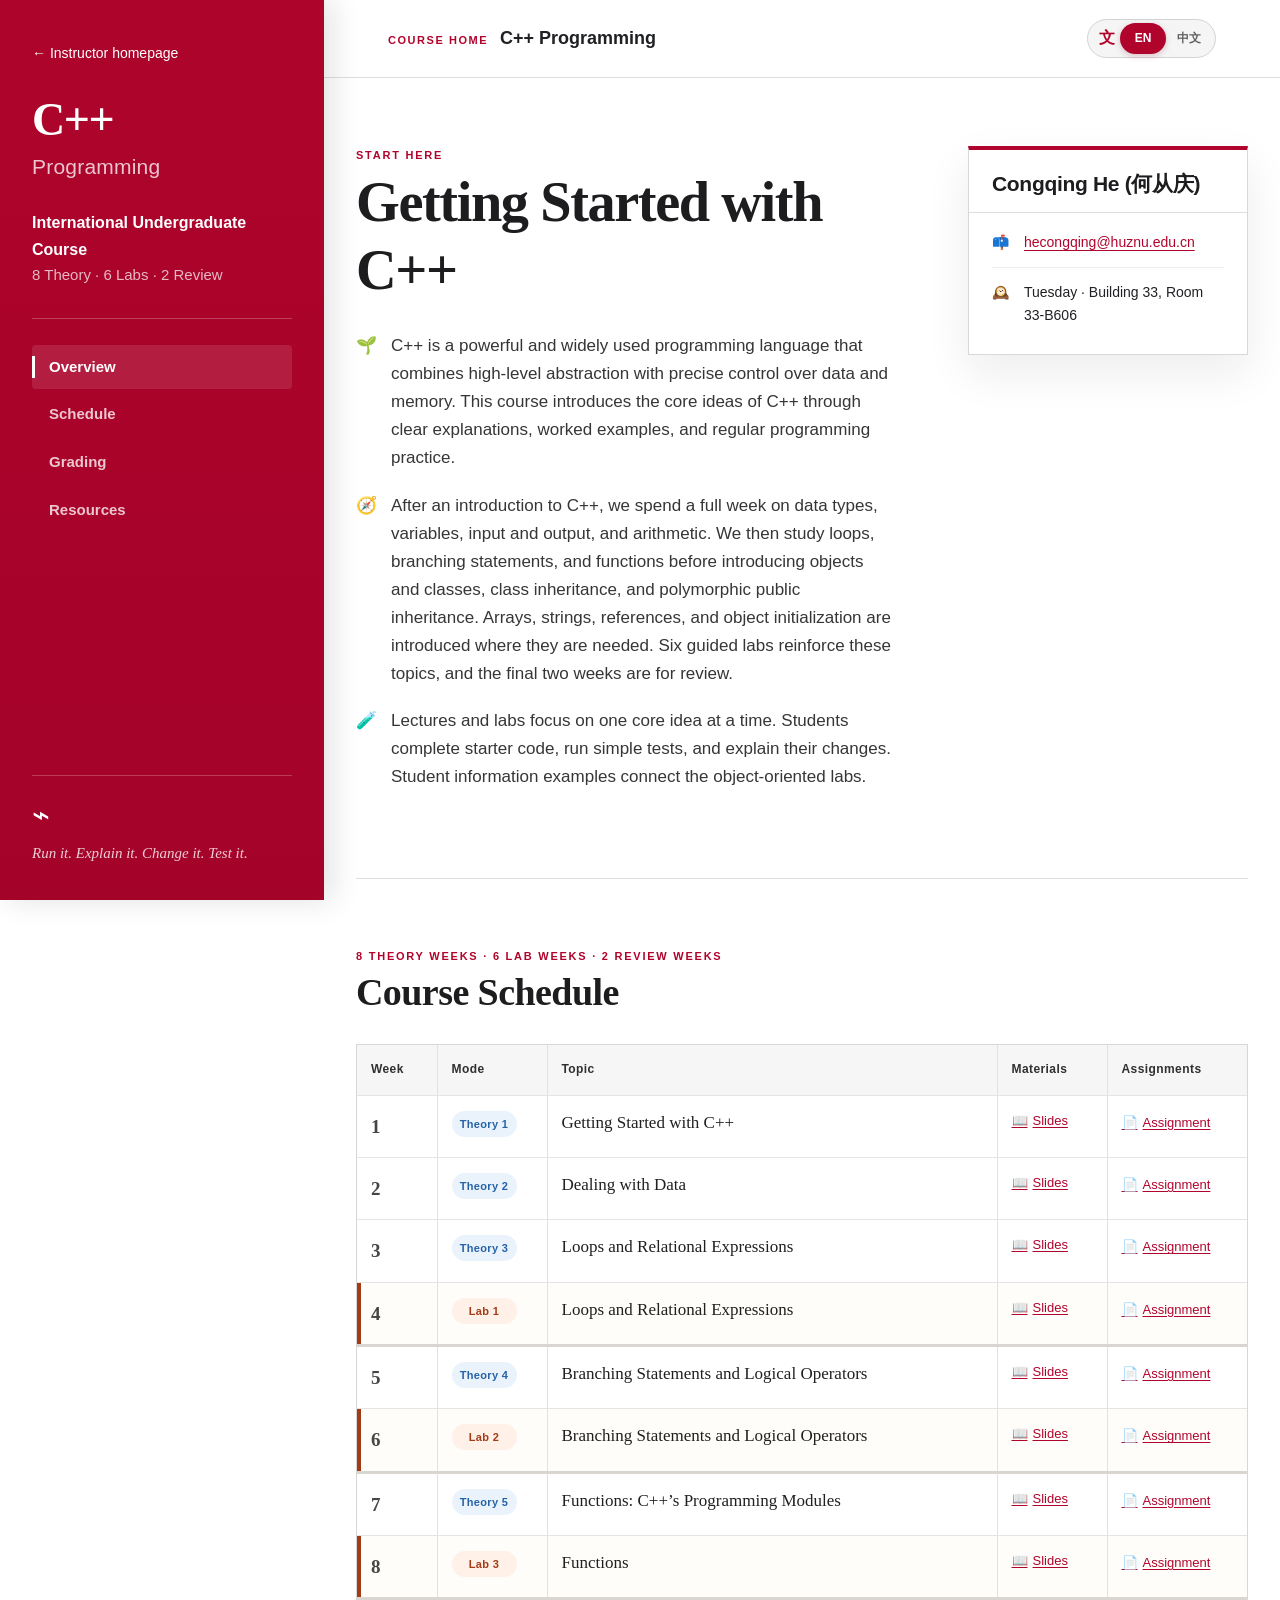
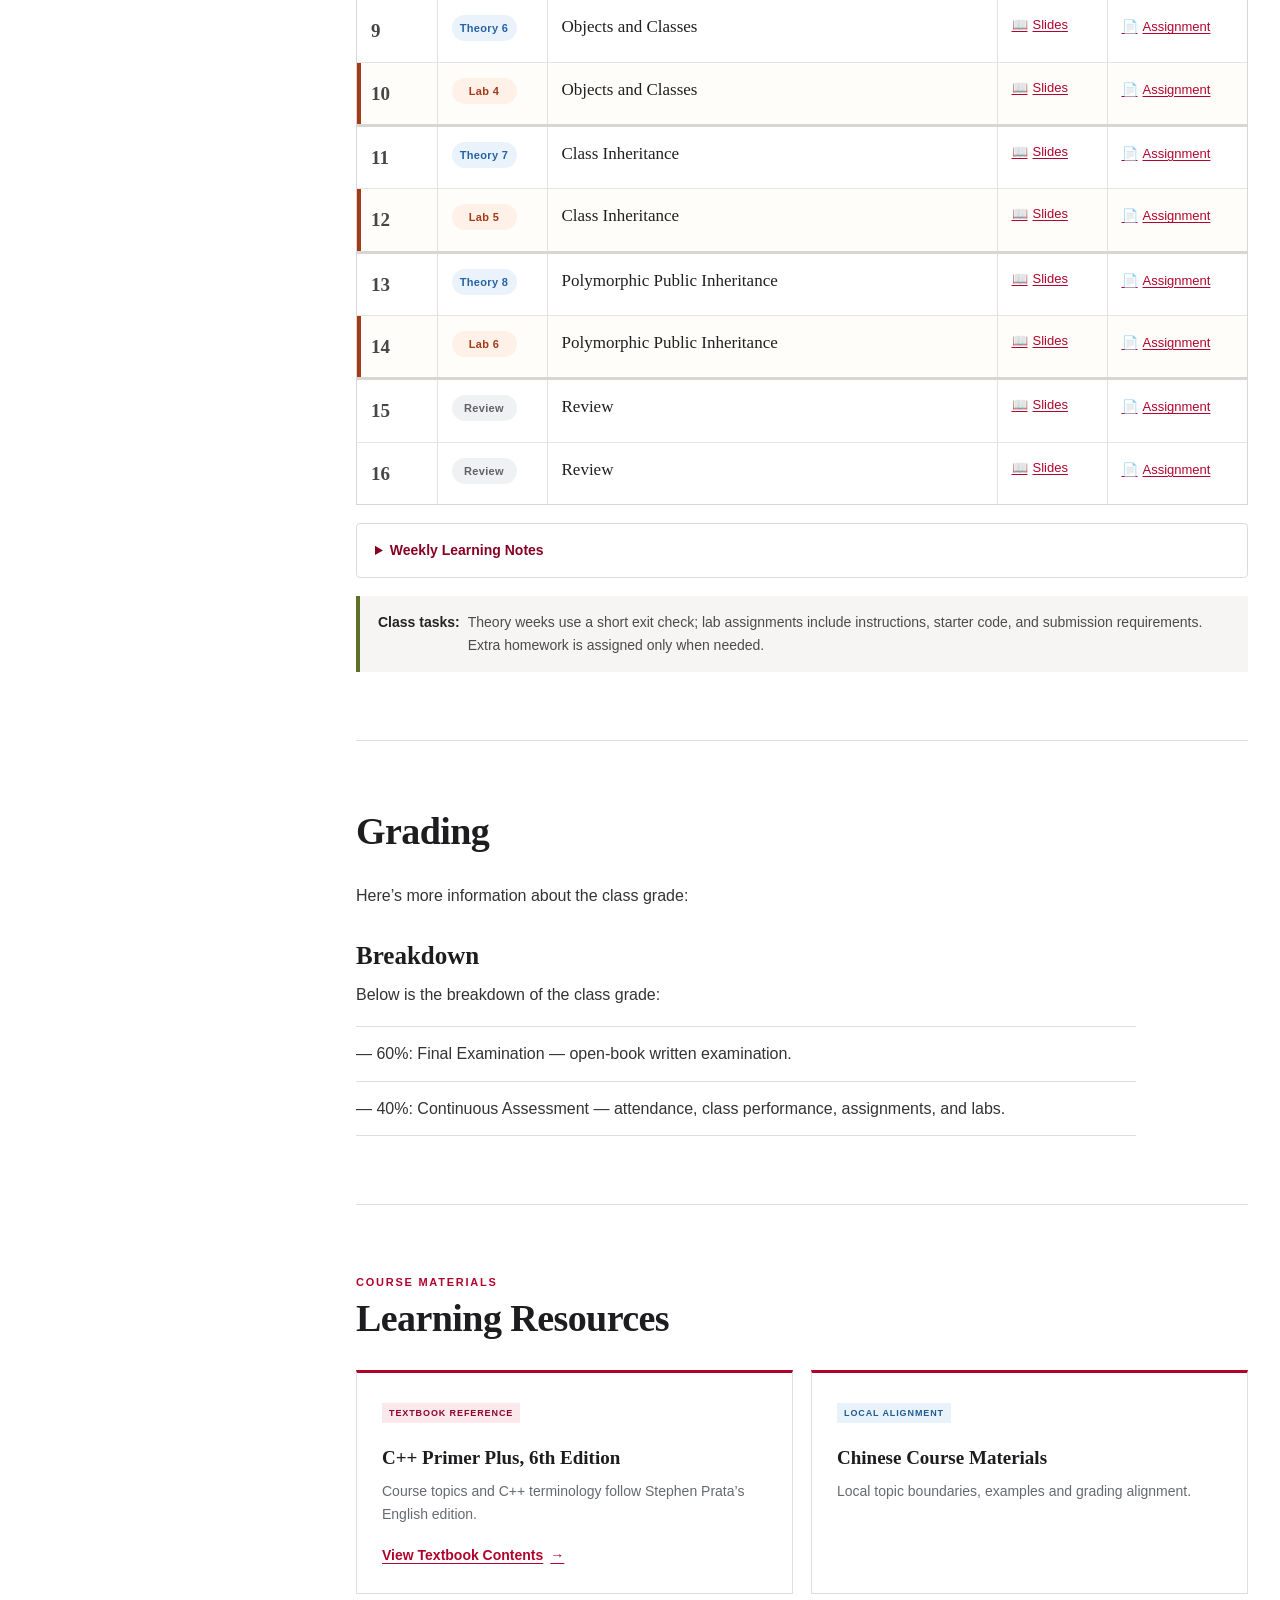
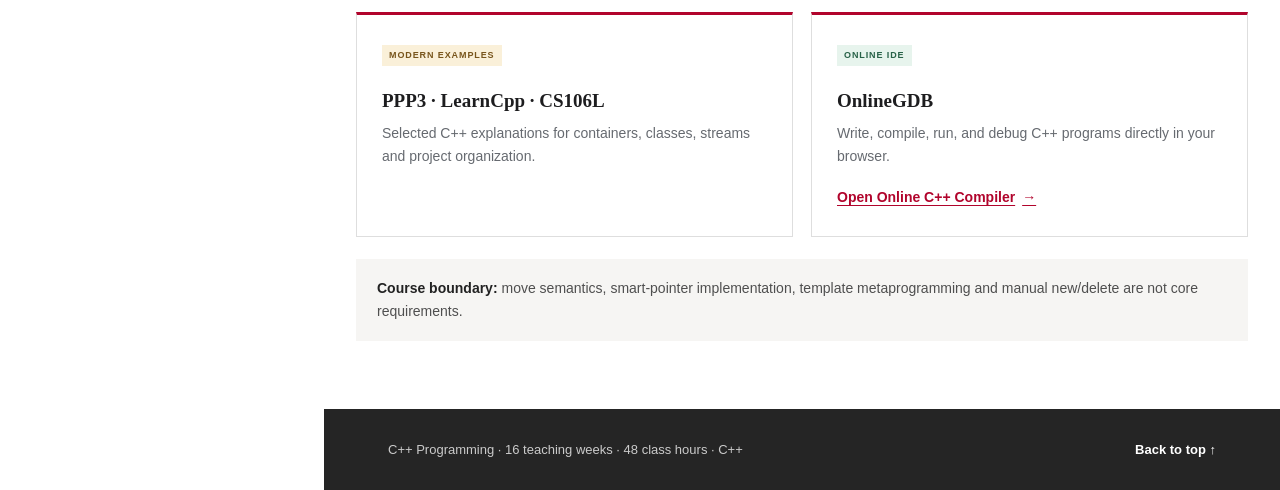
<file: index.html>
<!doctype html>
<html lang="en">
  <head>
    <meta charset="UTF-8" />
    <meta name="viewport" content="width=device-width, initial-scale=1.0" />
    <meta
      name="description"
      content="C++ Programming course website for international undergraduate students."
    />
    <title>C++ Programming</title>
    <link rel="canonical" href="https://hecongqing.github.io/cpp-course/" />
    <link rel="stylesheet" href="styles.css?v=20260907-5" />
    <script src="script.js?v=20260828-2" defer></script>
  </head>
  <body>
    <a class="skip-link" href="#main-content" data-en="Skip to content" data-zh="跳到主要内容">Skip to content</a>

    <aside class="course-sidebar" aria-label="Course navigation">
      <a class="profile-home-link" href="/" data-en="← Instructor homepage" data-zh="← 教师主页">← Instructor homepage</a>
      <div class="brand-block">
        <a class="course-code" href="#overview" aria-label="C++ Programming home">C++</a>
        <p class="course-name">Programming</p>
        <p class="course-meta" data-en="International Undergraduate Course" data-zh="留学生本科课程">
          International Undergraduate Course
        </p>
        <p class="course-term" data-en="8 Theory · 6 Labs · 2 Review" data-zh="8个理论周 · 6个实验周 · 2个复习周">8 Theory · 6 Labs · 2 Review</p>
      </div>

      <nav class="sidebar-nav" aria-label="Primary navigation">
        <a href="#overview" class="active" data-en="Overview" data-zh="课程概览">Overview</a>
        <a href="#schedule" data-en="Schedule" data-zh="教学进度">Schedule</a>
        <a href="#grading" data-en="Grading" data-zh="课程评分">Grading</a>
        <a href="#resources" data-en="Resources" data-zh="课程资源">Resources</a>
      </nav>

      <div class="sidebar-note">
        <span class="note-icon" aria-hidden="true">⌁</span>
        <p data-en="Run it. Explain it. Change it. Test it." data-zh="能运行、能解释、能修改、能测试。">
          Run it. Explain it. Change it. Test it.
        </p>
      </div>
    </aside>

    <main id="main-content" class="page-shell">
      <header class="topbar">
        <div class="topbar-title">
          <span class="eyebrow" data-en="COURSE HOME" data-zh="课程主页">COURSE HOME</span>
          <strong data-en="C++ Programming" data-zh="C++程序设计">C++ Programming</strong>
        </div>

        <div class="language-switch" role="group" aria-label="Language switch">
          <span class="language-icon" aria-hidden="true">文</span>
          <button class="language-option active" type="button" data-lang-option="en" aria-pressed="true">EN</button>
          <button class="language-option" type="button" data-lang-option="zh" aria-pressed="false">中文</button>
        </div>
      </header>

      <div class="content-wrap">
        <section id="overview" class="section anchor-section">
          <div class="section-grid intro-grid">
            <div>
              <div class="section-heading">
                <p class="section-kicker" data-en="START HERE" data-zh="从这里开始">START HERE</p>
                <h1 data-en="Getting Started with C++" data-zh="C++入门">Getting Started with C++</h1>
              </div>

              <div class="intro-copy">
                <p>
                  <span aria-hidden="true">🌱</span>
                  <span
                    data-en="C++ is a powerful and widely used programming language that combines high-level abstraction with precise control over data and memory. This course introduces the core ideas of C++ through clear explanations, worked examples, and regular programming practice."
                    data-zh="C++是一门功能强大且应用广泛的程序设计语言，既支持高层抽象，也能对数据与内存进行精确控制。本课程通过清晰讲解、示例分析和持续编程练习，系统介绍C++的核心内容。"
                  >C++ is a powerful and widely used programming language that combines high-level abstraction with precise control over data and memory. This course introduces the core ideas of C++ through clear explanations, worked examples, and regular programming practice.</span>
                </p>
                <p>
                  <span aria-hidden="true">🧭</span>
                  <span
                    data-en="After an introduction to C++, we spend a full week on data types, variables, input and output, and arithmetic. We then study loops, branching statements, and functions before introducing objects and classes, class inheritance, and polymorphic public inheritance. Arrays, strings, references, and object initialization are introduced where they are needed. Six guided labs reinforce these topics, and the final two weeks are for review."
                    data-zh="C++入门之后，用完整一周学习数据类型、变量、输入输出和基本运算，再学习循环、分支语句和函数，随后进入对象和类、类继承及多态公有继承。数组、字符串、引用和对象初始化均在需要使用时提前介绍。六次指导性实验用于巩固所学内容，最后两周安排复习。"
                  >After an introduction to C++, we spend a full week on data types, variables, input and output, and arithmetic. We then study loops, branching statements, and functions before introducing objects and classes, class inheritance, and polymorphic public inheritance. Arrays, strings, references, and object initialization are introduced where they are needed. Six guided labs reinforce these topics, and the final two weeks are for review.</span>
                </p>
                <p>
                  <span aria-hidden="true">🧪</span>
                  <span
                    data-en="Lectures and labs focus on one core idea at a time. Students complete starter code, run simple tests, and explain their changes. Student information examples connect the object-oriented labs."
                    data-zh="理论课和实验每次聚焦一个核心知识点。学生补全代码框架、运行简单测试，并解释自己的修改。面向对象实验使用学生信息的例子逐步展开。"
                  >Lectures and labs focus on one core idea at a time. Students complete starter code, run simple tests, and explain their changes. Student information examples connect the object-oriented labs.</span>
                </p>
              </div>
            </div>

            <aside class="course-info-card" aria-labelledby="instructor-name">
              <h2 id="instructor-name">Congqing He (何从庆)</h2>
              <ul class="instructor-details">
                <li>
                  <span aria-hidden="true">📫</span>
                  <a href="mailto:hecongqing@huznu.edu.cn">hecongqing@huznu.edu.cn</a>
                </li>
                <li>
                  <span aria-hidden="true">🕰️</span>
                  <span data-en="Tuesday · Building 33, Room 33-B606" data-zh="星期二 · 33号楼33-B606">Tuesday · Building 33, Room 33-B606</span>
                </li>
              </ul>
            </aside>
          </div>

        </section>

        <section id="schedule" class="section anchor-section">
          <div class="section-heading schedule-heading">
            <p class="section-kicker" data-en="8 THEORY WEEKS · 6 LAB WEEKS · 2 REVIEW WEEKS" data-zh="8个理论周 · 6个实验周 · 2个复习周">8 THEORY WEEKS · 6 LAB WEEKS · 2 REVIEW WEEKS</p>
            <h2 data-en="Course Schedule" data-zh="课程教学进度">Course Schedule</h2>
          </div>

          <div class="schedule-table-wrap">
            <table class="schedule-table">
              <thead>
                <tr>
                  <th scope="col" data-en="Week" data-zh="周次">Week</th>
                  <th scope="col" data-en="Mode" data-zh="类型">Mode</th>
                  <th scope="col" data-en="Topic" data-zh="题目">Topic</th>
                  <th scope="col" data-en="Materials" data-zh="材料">Materials</th>
                  <th scope="col" data-en="Assignments" data-zh="作业">Assignments</th>
                </tr>
              </thead>
              <tbody>
                <tr class="theory-row">
                  <td data-label="Week" data-label-en="Week" data-label-zh="周次"><span class="week-number">1</span></td>
                  <td data-label="Mode" data-label-en="Mode" data-label-zh="类型"><span class="mode-badge theory" data-en="Theory 1" data-zh="理论周 1">Theory 1</span></td>
                  <td data-label="Topic" data-label-en="Topic" data-label-zh="题目">
                    <strong data-en="Getting Started with C++" data-zh="C++入门">Getting Started with C++</strong>
                  </td>
                  <td data-label="Materials" data-label-en="Materials" data-label-zh="材料"><div class="lecture-links"><a href="materials/slides/week1_v4.pdf" target="_blank" rel="noopener"><span aria-hidden="true">📖</span><span data-en="Slides" data-zh="课件">Slides</span></a></div></td>
                  <td data-label="Assignments" data-label-en="Assignments" data-label-zh="作业">
                    <a class="assignment-document" href="materials/assignments/week01.html"><span aria-hidden="true">📄</span><span data-en="Assignment" data-zh="作业">Assignment</span></a>
                  </td>
                </tr>
                <tr class="theory-row">
                  <td data-label="Week" data-label-en="Week" data-label-zh="周次"><span class="week-number">2</span></td>
                  <td data-label="Mode" data-label-en="Mode" data-label-zh="类型"><span class="mode-badge theory" data-en="Theory 2" data-zh="理论周 2">Theory 2</span></td>
                  <td data-label="Topic" data-label-en="Topic" data-label-zh="题目">
                    <strong data-en="Dealing with Data" data-zh="处理数据">Dealing with Data</strong>
                  </td>
                  <td data-label="Materials" data-label-en="Materials" data-label-zh="材料"><div class="lecture-links"><a href="materials/assignments/mock.html?week=02&amp;kind=slides" target="_blank" rel="noopener"><span aria-hidden="true">📖</span><span data-en="Slides" data-zh="课件">Slides</span></a></div></td>
                  <td data-label="Assignments" data-label-en="Assignments" data-label-zh="作业">
                    <a class="assignment-document" href="materials/assignments/mock.html?week=02"><span aria-hidden="true">📄</span><span data-en="Assignment" data-zh="作业">Assignment</span></a>
                  </td>
                </tr>
                <tr class="theory-row">
                  <td data-label="Week" data-label-en="Week" data-label-zh="周次"><span class="week-number">3</span></td>
                  <td data-label="Mode" data-label-en="Mode" data-label-zh="类型"><span class="mode-badge theory" data-en="Theory 3" data-zh="理论周 3">Theory 3</span></td>
                  <td data-label="Topic" data-label-en="Topic" data-label-zh="题目">
                    <strong data-en="Loops and Relational Expressions" data-zh="循环和关系表达式">Loops and Relational Expressions</strong>
                  </td>
                  <td data-label="Materials" data-label-en="Materials" data-label-zh="材料"><div class="lecture-links"><a href="materials/assignments/mock.html?week=03&amp;kind=slides" target="_blank" rel="noopener"><span aria-hidden="true">📖</span><span data-en="Slides" data-zh="课件">Slides</span></a></div></td>
                  <td data-label="Assignments" data-label-en="Assignments" data-label-zh="作业">
                    <a class="assignment-document" href="materials/assignments/mock.html?week=03"><span aria-hidden="true">📄</span><span data-en="Assignment" data-zh="作业">Assignment</span></a>
                  </td>
                </tr>
                <tr class="lab-row cycle-end">
                  <td data-label="Week" data-label-en="Week" data-label-zh="周次"><span class="week-number">4</span></td>
                  <td data-label="Mode" data-label-en="Mode" data-label-zh="类型"><span class="mode-badge lab" data-en="Lab 1" data-zh="实验周 1">Lab 1</span></td>
                  <td data-label="Topic" data-label-en="Topic" data-label-zh="题目">
                    <strong data-en="Loops and Relational Expressions" data-zh="循环和关系表达式">Loops and Relational Expressions</strong>
                  </td>
                  <td data-label="Materials" data-label-en="Materials" data-label-zh="材料"><div class="lecture-links"><a href="materials/assignments/mock.html?week=04&amp;kind=slides" target="_blank" rel="noopener"><span aria-hidden="true">📖</span><span data-en="Slides" data-zh="课件">Slides</span></a></div></td>
                  <td data-label="Assignments" data-label-en="Assignments" data-label-zh="作业">
                    <a class="assignment-document" href="materials/assignments/lab01.html"><span aria-hidden="true">📄</span><span data-en="Assignment" data-zh="作业">Assignment</span></a>
                  </td>
                </tr>
                <tr class="theory-row">
                  <td data-label="Week" data-label-en="Week" data-label-zh="周次"><span class="week-number">5</span></td>
                  <td data-label="Mode" data-label-en="Mode" data-label-zh="类型"><span class="mode-badge theory" data-en="Theory 4" data-zh="理论周 4">Theory 4</span></td>
                  <td data-label="Topic" data-label-en="Topic" data-label-zh="题目">
                    <strong data-en="Branching Statements and Logical Operators" data-zh="分支语句和逻辑运算符">Branching Statements and Logical Operators</strong>
                  </td>
                  <td data-label="Materials" data-label-en="Materials" data-label-zh="材料"><div class="lecture-links"><a href="materials/assignments/mock.html?week=05&amp;kind=slides" target="_blank" rel="noopener"><span aria-hidden="true">📖</span><span data-en="Slides" data-zh="课件">Slides</span></a></div></td>
                  <td data-label="Assignments" data-label-en="Assignments" data-label-zh="作业">
                    <a class="assignment-document" href="materials/assignments/mock.html?week=05"><span aria-hidden="true">📄</span><span data-en="Assignment" data-zh="作业">Assignment</span></a>
                  </td>
                </tr>
                <tr class="lab-row cycle-end">
                  <td data-label="Week" data-label-en="Week" data-label-zh="周次"><span class="week-number">6</span></td>
                  <td data-label="Mode" data-label-en="Mode" data-label-zh="类型"><span class="mode-badge lab" data-en="Lab 2" data-zh="实验周 2">Lab 2</span></td>
                  <td data-label="Topic" data-label-en="Topic" data-label-zh="题目">
                    <strong data-en="Branching Statements and Logical Operators" data-zh="分支语句和逻辑运算符">Branching Statements and Logical Operators</strong>
                  </td>
                  <td data-label="Materials" data-label-en="Materials" data-label-zh="材料"><div class="lecture-links"><a href="materials/assignments/mock.html?week=06&amp;kind=slides" target="_blank" rel="noopener"><span aria-hidden="true">📖</span><span data-en="Slides" data-zh="课件">Slides</span></a></div></td>
                  <td data-label="Assignments" data-label-en="Assignments" data-label-zh="作业">
                    <a class="assignment-document" href="materials/assignments/lab02.html"><span aria-hidden="true">📄</span><span data-en="Assignment" data-zh="作业">Assignment</span></a>
                  </td>
                </tr>
                <tr class="theory-row">
                  <td data-label="Week" data-label-en="Week" data-label-zh="周次"><span class="week-number">7</span></td>
                  <td data-label="Mode" data-label-en="Mode" data-label-zh="类型"><span class="mode-badge theory" data-en="Theory 5" data-zh="理论周 5">Theory 5</span></td>
                  <td data-label="Topic" data-label-en="Topic" data-label-zh="题目">
                    <strong data-en="Functions: C++’s Programming Modules" data-zh="函数：C++的编程模块">Functions: C++’s Programming Modules</strong>
                  </td>
                  <td data-label="Materials" data-label-en="Materials" data-label-zh="材料"><div class="lecture-links"><a href="materials/assignments/mock.html?week=07&amp;kind=slides" target="_blank" rel="noopener"><span aria-hidden="true">📖</span><span data-en="Slides" data-zh="课件">Slides</span></a></div></td>
                  <td data-label="Assignments" data-label-en="Assignments" data-label-zh="作业">
                    <a class="assignment-document" href="materials/assignments/mock.html?week=07"><span aria-hidden="true">📄</span><span data-en="Assignment" data-zh="作业">Assignment</span></a>
                  </td>
                </tr>
                <tr class="lab-row cycle-end">
                  <td data-label="Week" data-label-en="Week" data-label-zh="周次"><span class="week-number">8</span></td>
                  <td data-label="Mode" data-label-en="Mode" data-label-zh="类型"><span class="mode-badge lab" data-en="Lab 3" data-zh="实验周 3">Lab 3</span></td>
                  <td data-label="Topic" data-label-en="Topic" data-label-zh="题目">
                    <strong data-en="Functions" data-zh="函数">Functions</strong>
                  </td>
                  <td data-label="Materials" data-label-en="Materials" data-label-zh="材料"><div class="lecture-links"><a href="materials/assignments/mock.html?week=08&amp;kind=slides" target="_blank" rel="noopener"><span aria-hidden="true">📖</span><span data-en="Slides" data-zh="课件">Slides</span></a></div></td>
                  <td data-label="Assignments" data-label-en="Assignments" data-label-zh="作业">
                    <a class="assignment-document" href="materials/assignments/lab03.html"><span aria-hidden="true">📄</span><span data-en="Assignment" data-zh="作业">Assignment</span></a>
                  </td>
                </tr>
                <tr class="theory-row">
                  <td data-label="Week" data-label-en="Week" data-label-zh="周次"><span class="week-number">9</span></td>
                  <td data-label="Mode" data-label-en="Mode" data-label-zh="类型"><span class="mode-badge theory" data-en="Theory 6" data-zh="理论周 6">Theory 6</span></td>
                  <td data-label="Topic" data-label-en="Topic" data-label-zh="题目">
                    <strong data-en="Objects and Classes" data-zh="对象和类">Objects and Classes</strong>
                  </td>
                  <td data-label="Materials" data-label-en="Materials" data-label-zh="材料"><div class="lecture-links"><a href="materials/assignments/mock.html?week=09&amp;kind=slides" target="_blank" rel="noopener"><span aria-hidden="true">📖</span><span data-en="Slides" data-zh="课件">Slides</span></a></div></td>
                  <td data-label="Assignments" data-label-en="Assignments" data-label-zh="作业">
                    <a class="assignment-document" href="materials/assignments/mock.html?week=09"><span aria-hidden="true">📄</span><span data-en="Assignment" data-zh="作业">Assignment</span></a>
                  </td>
                </tr>
                <tr class="lab-row cycle-end">
                  <td data-label="Week" data-label-en="Week" data-label-zh="周次"><span class="week-number">10</span></td>
                  <td data-label="Mode" data-label-en="Mode" data-label-zh="类型"><span class="mode-badge lab" data-en="Lab 4" data-zh="实验周 4">Lab 4</span></td>
                  <td data-label="Topic" data-label-en="Topic" data-label-zh="题目">
                    <strong data-en="Objects and Classes" data-zh="对象和类">Objects and Classes</strong>
                  </td>
                  <td data-label="Materials" data-label-en="Materials" data-label-zh="材料"><div class="lecture-links"><a href="materials/assignments/mock.html?week=10&amp;kind=slides" target="_blank" rel="noopener"><span aria-hidden="true">📖</span><span data-en="Slides" data-zh="课件">Slides</span></a></div></td>
                  <td data-label="Assignments" data-label-en="Assignments" data-label-zh="作业">
                    <a class="assignment-document" href="materials/assignments/lab04.html"><span aria-hidden="true">📄</span><span data-en="Assignment" data-zh="作业">Assignment</span></a>
                  </td>
                </tr>
                <tr class="theory-row">
                  <td data-label="Week" data-label-en="Week" data-label-zh="周次"><span class="week-number">11</span></td>
                  <td data-label="Mode" data-label-en="Mode" data-label-zh="类型"><span class="mode-badge theory" data-en="Theory 7" data-zh="理论周 7">Theory 7</span></td>
                  <td data-label="Topic" data-label-en="Topic" data-label-zh="题目">
                    <strong data-en="Class Inheritance" data-zh="类继承">Class Inheritance</strong>
                  </td>
                  <td data-label="Materials" data-label-en="Materials" data-label-zh="材料"><div class="lecture-links"><a href="materials/assignments/mock.html?week=11&amp;kind=slides" target="_blank" rel="noopener"><span aria-hidden="true">📖</span><span data-en="Slides" data-zh="课件">Slides</span></a></div></td>
                  <td data-label="Assignments" data-label-en="Assignments" data-label-zh="作业">
                    <a class="assignment-document" href="materials/assignments/mock.html?week=11"><span aria-hidden="true">📄</span><span data-en="Assignment" data-zh="作业">Assignment</span></a>
                  </td>
                </tr>
                <tr class="lab-row cycle-end">
                  <td data-label="Week" data-label-en="Week" data-label-zh="周次"><span class="week-number">12</span></td>
                  <td data-label="Mode" data-label-en="Mode" data-label-zh="类型"><span class="mode-badge lab" data-en="Lab 5" data-zh="实验周 5">Lab 5</span></td>
                  <td data-label="Topic" data-label-en="Topic" data-label-zh="题目">
                    <strong data-en="Class Inheritance" data-zh="类继承">Class Inheritance</strong>
                  </td>
                  <td data-label="Materials" data-label-en="Materials" data-label-zh="材料"><div class="lecture-links"><a href="materials/assignments/mock.html?week=12&amp;kind=slides" target="_blank" rel="noopener"><span aria-hidden="true">📖</span><span data-en="Slides" data-zh="课件">Slides</span></a></div></td>
                  <td data-label="Assignments" data-label-en="Assignments" data-label-zh="作业">
                    <a class="assignment-document" href="materials/assignments/lab05.html"><span aria-hidden="true">📄</span><span data-en="Assignment" data-zh="作业">Assignment</span></a>
                  </td>
                </tr>
                <tr class="theory-row">
                  <td data-label="Week" data-label-en="Week" data-label-zh="周次"><span class="week-number">13</span></td>
                  <td data-label="Mode" data-label-en="Mode" data-label-zh="类型"><span class="mode-badge theory" data-en="Theory 8" data-zh="理论周 8">Theory 8</span></td>
                  <td data-label="Topic" data-label-en="Topic" data-label-zh="题目">
                    <strong data-en="Polymorphic Public Inheritance" data-zh="多态公有继承">Polymorphic Public Inheritance</strong>
                  </td>
                  <td data-label="Materials" data-label-en="Materials" data-label-zh="材料"><div class="lecture-links"><a href="materials/assignments/mock.html?week=13&amp;kind=slides" target="_blank" rel="noopener"><span aria-hidden="true">📖</span><span data-en="Slides" data-zh="课件">Slides</span></a></div></td>
                  <td data-label="Assignments" data-label-en="Assignments" data-label-zh="作业">
                    <a class="assignment-document" href="materials/assignments/mock.html?week=13"><span aria-hidden="true">📄</span><span data-en="Assignment" data-zh="作业">Assignment</span></a>
                  </td>
                </tr>
                <tr class="lab-row cycle-end">
                  <td data-label="Week" data-label-en="Week" data-label-zh="周次"><span class="week-number">14</span></td>
                  <td data-label="Mode" data-label-en="Mode" data-label-zh="类型"><span class="mode-badge lab" data-en="Lab 6" data-zh="实验周 6">Lab 6</span></td>
                  <td data-label="Topic" data-label-en="Topic" data-label-zh="题目">
                    <strong data-en="Polymorphic Public Inheritance" data-zh="多态公有继承">Polymorphic Public Inheritance</strong>
                  </td>
                  <td data-label="Materials" data-label-en="Materials" data-label-zh="材料"><div class="lecture-links"><a href="materials/assignments/mock.html?week=14&amp;kind=slides" target="_blank" rel="noopener"><span aria-hidden="true">📖</span><span data-en="Slides" data-zh="课件">Slides</span></a></div></td>
                  <td data-label="Assignments" data-label-en="Assignments" data-label-zh="作业">
                    <a class="assignment-document" href="materials/assignments/lab06.html"><span aria-hidden="true">📄</span><span data-en="Assignment" data-zh="作业">Assignment</span></a>
                  </td>
                </tr>
                <tr class="review-row">
                  <td data-label="Week" data-label-en="Week" data-label-zh="周次"><span class="week-number">15</span></td>
                  <td data-label="Mode" data-label-en="Mode" data-label-zh="类型"><span class="mode-badge review" data-en="Review" data-zh="复习周">Review</span></td>
                  <td data-label="Topic" data-label-en="Topic" data-label-zh="题目">
                    <strong data-en="Review" data-zh="复习">Review</strong>
                  </td>
                  <td data-label="Materials" data-label-en="Materials" data-label-zh="材料"><div class="lecture-links"><a href="materials/assignments/mock.html?week=15&amp;kind=slides" target="_blank" rel="noopener"><span aria-hidden="true">📖</span><span data-en="Slides" data-zh="课件">Slides</span></a></div></td>
                  <td data-label="Assignments" data-label-en="Assignments" data-label-zh="作业">
                    <a class="assignment-document" href="materials/assignments/mock.html?week=15"><span aria-hidden="true">📄</span><span data-en="Assignment" data-zh="作业">Assignment</span></a>
                  </td>
                </tr>
                <tr class="review-row">
                  <td data-label="Week" data-label-en="Week" data-label-zh="周次"><span class="week-number">16</span></td>
                  <td data-label="Mode" data-label-en="Mode" data-label-zh="类型"><span class="mode-badge review" data-en="Review" data-zh="复习周">Review</span></td>
                  <td data-label="Topic" data-label-en="Topic" data-label-zh="题目">
                    <strong data-en="Review" data-zh="复习">Review</strong>
                  </td>
                  <td data-label="Materials" data-label-en="Materials" data-label-zh="材料"><div class="lecture-links"><a href="materials/assignments/mock.html?week=16&amp;kind=slides" target="_blank" rel="noopener"><span aria-hidden="true">📖</span><span data-en="Slides" data-zh="课件">Slides</span></a></div></td>
                  <td data-label="Assignments" data-label-en="Assignments" data-label-zh="作业">
                    <a class="assignment-document" href="materials/assignments/mock.html?week=16"><span aria-hidden="true">📄</span><span data-en="Assignment" data-zh="作业">Assignment</span></a>
                  </td>
                </tr>
              </tbody>
            </table>
          </div>
          <!-- weekly-learning-notes:start -->
<details class="weekly-learning-notes" id="weekly-learning-notes"><summary data-en="Weekly Learning Notes" data-zh="每周学习要点">Weekly Learning Notes</summary><div class="weekly-learning-content"><p data-en="Use these notes to prepare for each theory week and its class check. The six lab assignments remain short, guided exercises." data-zh="以下要点用于理论周的课前准备和课堂检查。六个实验继续采用简短的指导性练习。">Use these notes to prepare for each theory week and its class check. The six lab assignments remain short, guided exercises.</p><article id="learning-week-01"><h3 data-en="Week 1 — Getting Started with C++" data-zh="第1周：C++入门">Week 1 — Getting Started with C++</h3><ul>
<li data-en="Create, compile, and run a program. Read #include &lt;iostream&gt;, main(), std::cout, return, braces, and semicolons. Use std:: to identify names from the standard library." data-zh="创建、编译并运行程序；认识 #include &lt;iostream&gt;、main()、std::cout、return、花括号和分号；理解 std:: 用于标明标准库中的名称。">Create, compile, and run a program. Read #include &lt;iostream&gt;, main(), std::cout, return, braces, and semicolons. Use std:: to identify names from the standard library.</li>
<li data-en="Class check: change the message in Hello, World! and fix a missing semicolon. Learn to read the compiler&#x27;s first error message." data-zh="课堂检查：修改 Hello, World! 的输出文字，并修复缺少分号的错误；学会阅读编译器的第一条错误信息。">Class check: change the message in Hello, World! and fix a missing semicolon. Learn to read the compiler&#x27;s first error message.</li>
</ul></article><article id="learning-week-02"><h3 data-en="Week 2 — Dealing with Data" data-zh="第2周：处理数据">Week 2 — Dealing with Data</h3><ul>
<li data-en="Declare and initialize int, double, char, and bool variables. Distinguish initialization from assignment; introduce const and simple type conversions." data-zh="声明并初始化 int、double、char 和 bool 变量；区分初始化与赋值；介绍 const 及简单的类型转换。">Declare and initialize int, double, char, and bool variables. Distinguish initialization from assignment; introduce const and simple type conversions.</li>
<li data-en="Use std::cin and std::cout, +, -, *, /, and %. Explain integer division, floating-point division, operator precedence, and compound assignment such as +=." data-zh="使用 std::cin、std::cout 及 +、-、*、/、%；讲清整数除法、浮点数除法、运算符优先级和 += 等复合赋值。">Use std::cin and std::cout, +, -, *, /, and %. Explain integer division, floating-point division, operator precedence, and compound assignment such as +=.</li>
<li data-en="Class check: read two integers and print their sum. Compare 5 / 2 with 5 / 2.0. Predict 5 % 2. Use valid numeric input throughout these first exercises." data-zh="课堂检查：输入两个整数并输出其和；比较 5 / 2 与 5 / 2.0；预测 5 % 2 的结果。入门练习统一使用有效的数值输入。">Class check: read two integers and print their sum. Compare 5 / 2 with 5 / 2.0. Predict 5 % 2. Use valid numeric input throughout these first exercises.</li>
</ul></article><article id="learning-week-03"><h3 data-en="Week 3 — Loops and Relational Expressions" data-zh="第3周：循环和关系表达式">Week 3 — Loops and Relational Expressions</h3><ul>
<li data-en="Trace for and while loops using initialization, a test condition, and an update. Use relational operators and ++; recognize the do while loop and its first execution before the test." data-zh="通过初始化、测试条件和更新跟踪 for 与 while 循环；使用关系运算符和 ++；认识 do while 循环先执行一次再测试的特点。">Trace for and while loops using initialization, a test condition, and an update. Use relational operators and ++; recognize the do while loop and its first execution before the test.</li>
<li data-en="Introduce a one-dimensional array with three integers: initialization, indexes starting at 0, and valid bounds. Use a short for loop to read its elements." data-zh="用含3个整数的一维数组介绍初始化、从0开始的下标及有效范围；用一个简短的 for 循环读取各元素。">Introduce a one-dimensional array with three integers: initialization, indexes starting at 0, and valid bounds. Use a short for loop to read its elements.</li>
<li data-en="Class check: trace the sum from 1 to 3 and explain why a loop for n = 0 does not run. Identify the valid indexes of int scores[3]." data-zh="课堂检查：跟踪1到3的累加过程，解释 n = 0 时循环为何不执行；指出 int scores[3] 的有效下标。">Class check: trace the sum from 1 to 3 and explain why a loop for n = 0 does not run. Identify the valid indexes of int scores[3].</li>
</ul></article><article id="learning-week-05"><h3 data-en="Week 5 — Branching Statements and Logical Operators" data-zh="第5周：分支语句和逻辑运算符">Week 5 — Branching Statements and Logical Operators</h3><ul>
<li data-en="Use if, if else, and else if with relational operators and the logical operators &amp;&amp;, ||, and !. Distinguish == from = and explain short-circuit evaluation with a small example." data-zh="使用 if、if else、else if、关系运算符及逻辑运算符 &amp;&amp;、||、!；区分 == 与 =；通过小例子说明短路求值。">Use if, if else, and else if with relational operators and the logical operators &amp;&amp;, ||, and !. Distinguish == from = and explain short-circuit evaluation with a small example.</li>
<li data-en="Read a simple switch statement and recognize break and continue. Class check: test a passing-score condition with 59 and 60; write a condition for a score from 0 to 100." data-zh="阅读简单的 switch 语句，认识 break 和 continue。课堂检查：用59和60测试及格条件；写出成绩在0到100之间的条件。">Read a simple switch statement and recognize break and continue. Class check: test a passing-score condition with 59 and 60; write a condition for a score from 0 to 100.</li>
</ul></article><article id="learning-week-07"><h3 data-en="Week 7 — Functions: C++’s Programming Modules" data-zh="第7周：函数：C++的编程模块">Week 7 — Functions: C++’s Programming Modules</h3><ul>
<li data-en="Define, declare, and call a function. Distinguish formal arguments from actual arguments; trace passing by value, return values, and local scope." data-zh="定义、声明并调用函数；区分形参与实参；跟踪按值传递、返回值及局部作用域。">Define, declare, and call a function. Distinguish formal arguments from actual arguments; trace passing by value, return values, and local scope.</li>
<li data-en="Introduce a reference as another name for an existing variable. Compare passing an int by value with passing it by reference; recognize a const reference as read-only access through that reference." data-zh="将引用解释为已有变量的另一个名称；比较 int 的按值传递与按引用传递；认识通过 const 引用只能读取、不能修改所引用的对象。">Introduce a reference as another name for an existing variable. Compare passing an int by value with passing it by reference; recognize a const reference as read-only access through that reference.</li>
<li data-en="Class check: write add(a, b), then predict whether changing an int formal argument changes the caller&#x27;s variable. Revisit references in Week 13 with class objects." data-zh="课堂检查：编写 add(a, b)，再判断修改 int 形参是否改变调用者的变量；第13周使用类对象再次巩固引用。">Class check: write add(a, b), then predict whether changing an int formal argument changes the caller&#x27;s variable. Revisit references in Week 13 with class objects.</li>
</ul></article><article id="learning-week-09"><h3 data-en="Week 9 — Objects and Classes" data-zh="第9周：对象和类">Week 9 — Objects and Classes</h3><ul>
<li data-en="First use std::string to store and print a name. Then define a class with data members and member functions; explain objects, public and private access, and the dot operator." data-zh="先使用 std::string 保存并输出姓名，再定义含数据成员和成员函数的类；解释对象、public 与 private 访问权限以及点运算符。">First use std::string to store and print a name. Then define a class with data members and member functions; explain objects, public and private access, and the dot operator.</li>
<li data-en="Use a constructor to set up an object. Compare initialization with assignment in the constructor body. Introduce member initialization lists and const member functions; trace when a local object&#x27;s constructor and destructor run." data-zh="使用构造函数完成对象的初始设置；比较初始化与构造函数体内的赋值；介绍成员初始化列表和 const 成员函数；跟踪局部对象的构造函数与析构函数何时执行。">Use a constructor to set up an object. Compare initialization with assignment in the constructor body. Introduce member initialization lists and const member functions; trace when a local object&#x27;s constructor and destructor run.</li>
<li data-en="Class check: create two Student objects and call show() on each. Explain why changing one student&#x27;s score leaves the other student&#x27;s score unchanged." data-zh="课堂检查：创建两个 Student 对象，分别调用 show()；解释修改一个学生的成绩为何不会改变另一个学生的成绩。">Class check: create two Student objects and call show() on each. Explain why changing one student&#x27;s score leaves the other student&#x27;s score unchanged.</li>
</ul></article><article id="learning-week-11"><h3 data-en="Week 11 — Class Inheritance" data-zh="第11周：类继承">Week 11 — Class Inheritance</h3><ul>
<li data-en="Explain the is-a relationship, base and derived classes, and public inheritance. Access private base-class data through a public member function." data-zh="解释 is-a 关系、基类与派生类、公有继承；通过公有成员函数读取基类的私有数据。">Explain the is-a relationship, base and derived classes, and public inheritance. Access private base-class data through a public member function.</li>
<li data-en="Read the supplied member initialization list: construct the base-class part first, then initialize derived data members. Class check: explain Person(studentName) and reuse getName() when displaying a Student." data-zh="阅读提供的成员初始化列表：先构造基类部分，再初始化派生类数据成员。课堂检查：解释 Person(studentName)，并在显示 Student 信息时复用 getName()。">Read the supplied member initialization list: construct the base-class part first, then initialize derived data members. Class check: explain Person(studentName) and reuse getName() when displaying a Student.</li>
</ul></article><article id="learning-week-13"><h3 data-en="Week 13 — Polymorphic Public Inheritance" data-zh="第13周：多态公有继承">Week 13 — Polymorphic Public Inheritance</h3><ul>
<li data-en="Review references with const Person&amp;. Explain why a reference can refer to a Student or Teacher without copying the object into a Person value." data-zh="使用 const Person&amp; 回顾引用；解释引用为何能够指向 Student 或 Teacher，而不将对象复制为一个 Person 值。">Review references with const Person&amp;. Explain why a reference can refer to a Student or Teacher without copying the object into a Person value.</li>
<li data-en="Use a virtual function and override. Keep the function&#x27;s const qualifier consistent. Trace which introduce() runs when it is called through a base-class reference." data-zh="使用虚函数和 override，并保持函数的 const 限定符一致；跟踪通过基类引用调用时执行哪个 introduce()。">Use a virtual function and override. Keep the function&#x27;s const qualifier consistent. Trace which introduce() runs when it is called through a base-class reference.</li>
<li data-en="Recognize the supplied virtual destructor and = default: the compiler supplies the destructor; virtual supports correct destruction through a base-class pointer. Class check: predict the Student and Teacher messages. This exercise uses local objects and references." data-zh="认识框架中的虚析构函数和 = default：由编译器生成析构函数，virtual 支持通过基类指针正确析构。课堂检查：预测 Student 与 Teacher 的输出。本练习使用局部对象和引用。">Recognize the supplied virtual destructor and = default: the compiler supplies the destructor; virtual supports correct destruction through a base-class pointer. Class check: predict the Student and Teacher messages. This exercise uses local objects and references.</li>
</ul></article><h3 data-en="Weeks 15–16 — Review" data-zh="第15—16周：复习">Weeks 15–16 — Review</h3><p data-en="Week 15 revisits data, loops, branching statements, and functions. Week 16 revisits objects and classes, inheritance, and virtual functions using the lab programs and short code-reading questions." data-zh="第15周复习数据、循环、分支语句和函数；第16周结合实验程序和简短的代码阅读题，复习对象和类、继承以及虚函数。">Week 15 revisits data, loops, branching statements, and functions. Week 16 revisits objects and classes, inheritance, and virtual functions using the lab programs and short code-reading questions.</p><p><a href="https://ptgmedia.pearsoncmg.com/images/9780321776402/samplepages/9780321776402_Sample.pdf" target="_blank" rel="noopener"><span data-en="Textbook terminology: C++ Primer Plus, 6th Edition" data-zh="教材术语依据：C++ Primer Plus 第6版">Textbook terminology: C++ Primer Plus, 6th Edition</span></a></p></div></details>
<!-- weekly-learning-notes:end -->
          <div class="schedule-note">
            <strong data-en="Class tasks:" data-zh="课堂任务：">Class tasks:</strong>
            <span
              data-en="Theory weeks use a short exit check; lab assignments include instructions, starter code, and submission requirements. Extra homework is assigned only when needed."
              data-zh="理论周安排简短出口题；实验周的作业页面提供实验指导、代码框架和提交要求。仅在需要巩固时另外布置课后作业。"
            >Theory weeks use a short exit check; lab assignments include instructions, starter code, and submission requirements. Extra homework is assigned only when needed.</span>
          </div>
        </section>

        <section id="grading" class="section anchor-section">
          <div class="section-heading">
            <h2 data-en="Grading" data-zh="课程评分">Grading</h2>
          </div>
          <div class="grading-content">
            <p data-en="Here’s more information about the class grade:" data-zh="以下是本课程成绩的详细说明：">Here’s more information about the class grade:</p>
            <h3 data-en="Breakdown" data-zh="成绩构成">Breakdown</h3>
            <p data-en="Below is the breakdown of the class grade:" data-zh="下面是课程总评的构成：">Below is the breakdown of the class grade:</p>
            <ul class="grading-breakdown">
              <li data-en="— 60%: Final Examination — open-book written examination." data-zh="— 60%：期末开卷考试——笔试。">— 60%: Final Examination — open-book written examination.</li>
              <li data-en="— 40%: Continuous Assessment — attendance, class performance, assignments, and labs." data-zh="— 40%：平时成绩——出勤、课堂表现、作业和实验。">— 40%: Continuous Assessment — attendance, class performance, assignments, and labs.</li>
            </ul>
          </div>
        </section>

        <section id="resources" class="section anchor-section resources-section">
          <div class="section-heading">
            <p class="section-kicker" data-en="COURSE MATERIALS" data-zh="课程材料">COURSE MATERIALS</p>
            <h2 data-en="Learning Resources" data-zh="学习资源">Learning Resources</h2>
          </div>
          <div class="resource-grid">
            <article>
              <span class="resource-tag primary" data-en="TEXTBOOK REFERENCE" data-zh="教材参考">TEXTBOOK REFERENCE</span>
              <h3>C++ Primer Plus, 6th Edition</h3>
              <p data-en="Course topics and C++ terminology follow Stephen Prata’s English edition." data-zh="课程主题和C++术语采用 Stephen Prata 英文原版教材的表述。">Course topics and C++ terminology follow Stephen Prata’s English edition.</p>
              <a class="resource-link" href="https://www.informit.com/store/c-plus-plus-primer-plus-9780132781176" target="_blank" rel="noopener"><span data-en="View Textbook Contents" data-zh="查看教材目录">View Textbook Contents</span><span aria-hidden="true">→</span></a>
            </article>
            <article>
              <span class="resource-tag local" data-en="LOCAL ALIGNMENT" data-zh="本校衔接">LOCAL ALIGNMENT</span>
              <h3 data-en="Chinese Course Materials" data-zh="本校中文版课程">Chinese Course Materials</h3>
              <p data-en="Local topic boundaries, examples and grading alignment." data-zh="提供本校课程内容边界、案例和评分衔接。">Local topic boundaries, examples and grading alignment.</p>
            </article>
            <article>
              <span class="resource-tag modern" data-en="MODERN EXAMPLES" data-zh="现代示例">MODERN EXAMPLES</span>
              <h3>PPP3 · LearnCpp · CS106L</h3>
              <p data-en="Selected C++ explanations for containers, classes, streams and project organization." data-zh="精选关于C++容器、类、流和项目组织的讲解。">Selected C++ explanations for containers, classes, streams and project organization.</p>
            </article>
            <article>
              <span class="resource-tag tool" data-en="ONLINE IDE" data-zh="在线编程">ONLINE IDE</span>
              <h3>OnlineGDB</h3>
              <p data-en="Write, compile, run, and debug C++ programs directly in your browser." data-zh="无需安装软件，直接在浏览器中编写、编译、运行和调试C++程序。">Write, compile, run, and debug C++ programs directly in your browser.</p>
              <a class="resource-link" href="https://www.onlinegdb.com/online_c++_compiler" target="_blank" rel="noopener">
                <span data-en="Open Online C++ Compiler" data-zh="打开在线C++编译器">Open Online C++ Compiler</span>
                <span aria-hidden="true">→</span>
              </a>
            </article>
          </div>
          <div class="scope-note">
            <strong data-en="Course boundary:" data-zh="课程边界：">Course boundary:</strong>
            <span
              data-en="move semantics, smart-pointer implementation, template metaprogramming and manual new/delete are not core requirements."
              data-zh="移动语义、智能指针实现、模板元编程以及手工new/delete不属于本课程核心要求。"
            >move semantics, smart-pointer implementation, template metaprogramming and manual new/delete are not core requirements.</span>
          </div>
        </section>
      </div>

      <footer>
        <p data-en="C++ Programming · 16 teaching weeks · 48 class hours · C++" data-zh="C++程序设计 · 16个教学周 · 48学时 · C++">
          C++ Programming · 16 teaching weeks · 48 class hours · C++
        </p>
        <a href="#overview" data-en="Back to top ↑" data-zh="返回顶部 ↑">Back to top ↑</a>
      </footer>
    </main>
  </body>
</html>
</file>
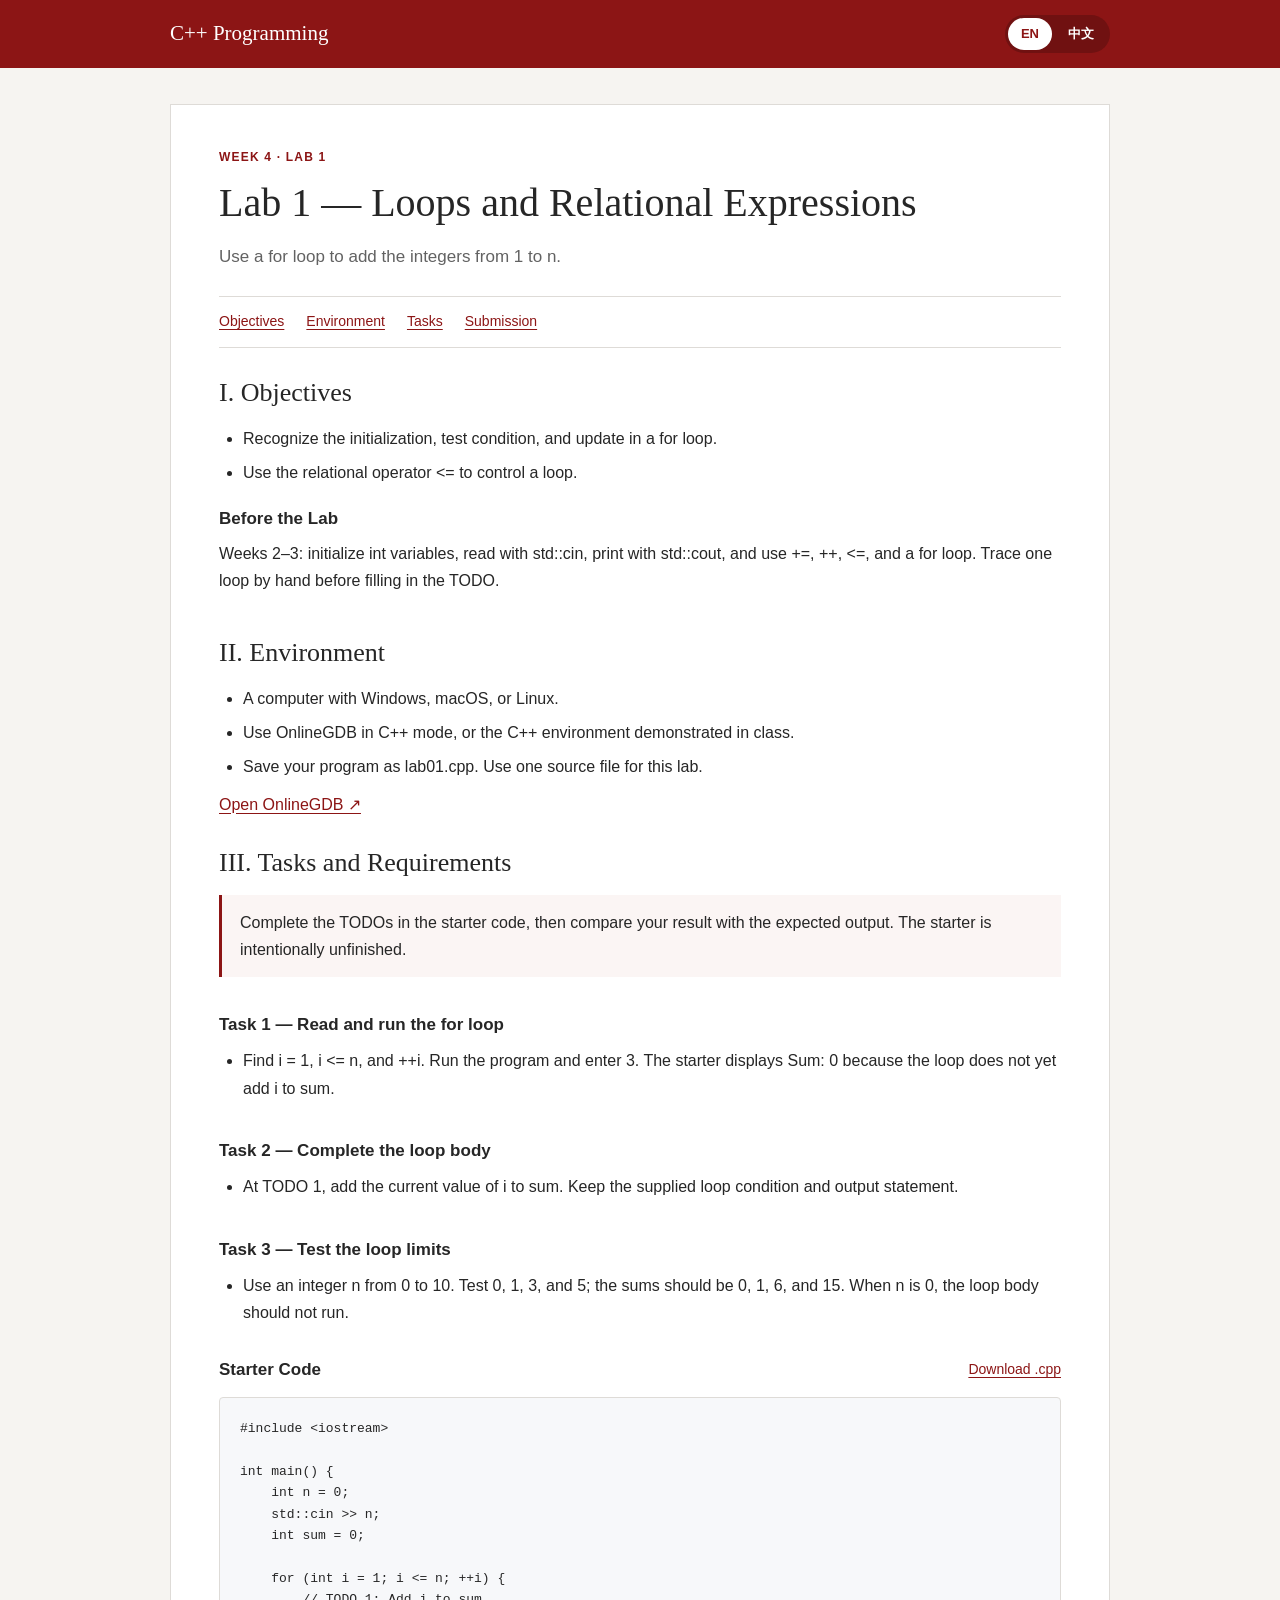
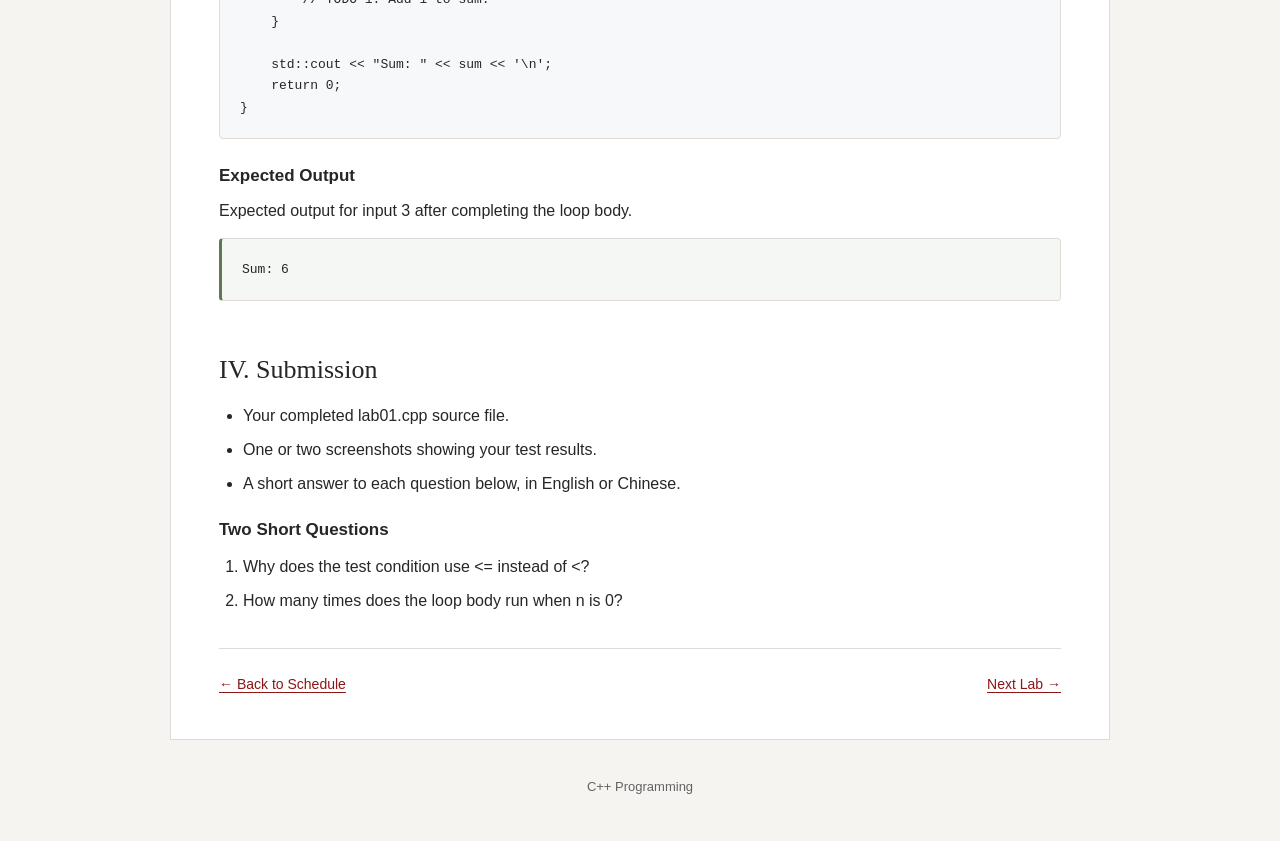
<file: materials/assignments/lab01.html>
<!doctype html>
<html lang="en">
<head>
  <meta charset="utf-8">
  <meta name="viewport" content="width=device-width, initial-scale=1">
  <title>Lab 1 — Loops and Relational Expressions · C++ Programming</title>
  <link rel="canonical" href="https://hecongqing.github.io/cpp-course/materials/assignments/lab01.html">
  <link rel="stylesheet" href="labs.css?v=20260907-1">
  <script src="labs.js?v=20260907-1" defer></script>
</head>
<body>
  <a class="skip-link" href="#main-content"><span data-en="Skip to content" data-zh="跳到主要内容">Skip to content</span></a>
  <header class="lab-header">
    <a class="course-home" href="../../index.html#schedule">C++ Programming</a>
    <div class="language-switch" role="group" aria-label="Language switch">
      <button type="button" data-lang-option="en" aria-pressed="true">EN</button>
      <button type="button" data-lang-option="zh" aria-pressed="false">中文</button>
    </div>
  </header>
  <main id="main-content">
    <div class="lab-title">
      <p data-en="WEEK 4 · LAB 1" data-zh="第4周 · 实验1" class="eyebrow">WEEK 4 · LAB 1</p>
      <h1 data-en="Lab 1 — Loops and Relational Expressions" data-zh="实验1：循环和关系表达式">Lab 1 — Loops and Relational Expressions</h1>
      <p data-en="Use a for loop to add the integers from 1 to n." data-zh="使用 for 循环计算从 1 到 n 的整数之和。" class="summary">Use a for loop to add the integers from 1 to n.</p>
    </div>
    <nav class="section-nav" aria-label="Lab sections">
      <a href="#objectives"><span data-en="Objectives" data-zh="实验目的">Objectives</span></a><a href="#environment"><span data-en="Environment" data-zh="实验环境">Environment</span></a><a href="#tasks"><span data-en="Tasks" data-zh="实验任务">Tasks</span></a><a href="#submission"><span data-en="Submission" data-zh="提交要求">Submission</span></a>
    </nav>
    <section id="objectives"><h2 data-en="I. Objectives" data-zh="一、实验目的">I. Objectives</h2><ul>
<li data-en="Recognize the initialization, test condition, and update in a for loop." data-zh="识别 for 循环中的初始化、测试条件和更新部分。">Recognize the initialization, test condition, and update in a for loop.</li>
<li data-en="Use the relational operator &lt;= to control a loop." data-zh="使用关系运算符 &lt;= 控制循环。">Use the relational operator &lt;= to control a loop.</li>
</ul><h3 data-en="Before the Lab" data-zh="实验前应掌握">Before the Lab</h3><p data-en="Weeks 2–3: initialize int variables, read with std::cin, print with std::cout, and use +=, ++, &lt;=, and a for loop. Trace one loop by hand before filling in the TODO." data-zh="第2—3周：int 变量初始化、std::cin 输入、std::cout 输出，以及 +=、++、&lt;= 和 for 循环。补全 TODO 前，先手工跟踪一次循环。" class="prerequisites">Weeks 2–3: initialize int variables, read with std::cin, print with std::cout, and use +=, ++, &lt;=, and a for loop. Trace one loop by hand before filling in the TODO.</p></section><section id="environment"><h2 data-en="II. Environment" data-zh="二、实验环境">II. Environment</h2><ul>
<li data-en="A computer with Windows, macOS, or Linux." data-zh="一台安装 Windows、macOS 或 Linux 的计算机。">A computer with Windows, macOS, or Linux.</li>
<li data-en="Use OnlineGDB in C++ mode, or the C++ environment demonstrated in class." data-zh="使用 OnlineGDB 的 C++ 模式，或课堂演示的 C++ 编程环境。">Use OnlineGDB in C++ mode, or the C++ environment demonstrated in class.</li>
<li data-en="Save your program as lab01.cpp. Use one source file for this lab." data-zh="将程序保存为 lab01.cpp。本次实验使用一个源文件完成。">Save your program as lab01.cpp. Use one source file for this lab.</li>
</ul><a href="https://www.onlinegdb.com/online_c++_compiler" target="_blank" rel="noopener"><span data-en="Open OnlineGDB ↗" data-zh="打开 OnlineGDB ↗">Open OnlineGDB ↗</span></a></section><section id="tasks"><h2 data-en="III. Tasks and Requirements" data-zh="三、实验内容和要求">III. Tasks and Requirements</h2><p data-en="Complete the TODOs in the starter code, then compare your result with the expected output. The starter is intentionally unfinished." data-zh="补全代码框架中的 TODO，再将运行结果与预期结果比较。代码框架中的练习部分尚未完成。" class="instruction">Complete the TODOs in the starter code, then compare your result with the expected output. The starter is intentionally unfinished.</p><article class="task"><h3 data-en="Task 1 — Read and run the for loop" data-zh="任务1：阅读并运行 for 循环">Task 1 — Read and run the for loop</h3><ul>
<li data-en="Find i = 1, i &lt;= n, and ++i. Run the program and enter 3. The starter displays Sum: 0 because the loop does not yet add i to sum." data-zh="找到 i = 1、i &lt;= n 和 ++i。运行程序并输入 3。框架还没有在循环中将 i 累加到 sum，因此显示 Sum: 0。">Find i = 1, i &lt;= n, and ++i. Run the program and enter 3. The starter displays Sum: 0 because the loop does not yet add i to sum.</li>
</ul></article><article class="task"><h3 data-en="Task 2 — Complete the loop body" data-zh="任务2：完成循环体">Task 2 — Complete the loop body</h3><ul>
<li data-en="At TODO 1, add the current value of i to sum. Keep the supplied loop condition and output statement." data-zh="在 TODO 1 处，将 i 的当前值累加到 sum。保留已提供的循环条件和输出语句。">At TODO 1, add the current value of i to sum. Keep the supplied loop condition and output statement.</li>
</ul></article><article class="task"><h3 data-en="Task 3 — Test the loop limits" data-zh="任务3：测试循环边界">Task 3 — Test the loop limits</h3><ul>
<li data-en="Use an integer n from 0 to 10. Test 0, 1, 3, and 5; the sums should be 0, 1, 6, and 15. When n is 0, the loop body should not run." data-zh="使用 0 到 10 之间的整数 n。分别测试 0、1、3 和 5，结果应为 0、1、6 和 15。n 为 0 时，循环体应一次也不执行。">Use an integer n from 0 to 10. Test 0, 1, 3, and 5; the sums should be 0, 1, 6, and 15. When n is 0, the loop body should not run.</li>
</ul></article><div class="code-heading"><h3 data-en="Starter Code" data-zh="代码框架">Starter Code</h3><a href="lab01.cpp" download="lab01.cpp"><span data-en="Download .cpp" data-zh="下载 .cpp 文件">Download .cpp</span></a></div><pre class="source-code" tabindex="0" aria-label="C++ starter code"><code>#include &lt;iostream&gt;

int main() {
    int n = 0;
    std::cin &gt;&gt; n;
    int sum = 0;

    for (int i = 1; i &lt;= n; ++i) {
        // TODO 1: Add i to sum.
    }

    std::cout &lt;&lt; &quot;Sum: &quot; &lt;&lt; sum &lt;&lt; &#x27;\n&#x27;;
    return 0;
}
</code></pre><h3 data-en="Expected Output" data-zh="预期运行结果">Expected Output</h3><p data-en="Expected output for input 3 after completing the loop body." data-zh="补全循环体后，输入 3 时的预期结果。">Expected output for input 3 after completing the loop body.</p><pre class="expected-output"><code>Sum: 6</code></pre></section><section id="submission"><h2 data-en="IV. Submission" data-zh="四、提交要求">IV. Submission</h2><ul>
<li data-en="Your completed lab01.cpp source file." data-zh="补全后的 lab01.cpp 源文件。">Your completed lab01.cpp source file.</li>
<li data-en="One or two screenshots showing your test results." data-zh="一至两张能够展示测试结果的运行截图。">One or two screenshots showing your test results.</li>
<li data-en="A short answer to each question below, in English or Chinese." data-zh="用中文或英文简短回答下面两个问题。">A short answer to each question below, in English or Chinese.</li>
</ul><h3 data-en="Two Short Questions" data-zh="两个简短问题">Two Short Questions</h3><ol>
<li data-en="Why does the test condition use &lt;= instead of &lt;?" data-zh="测试条件为什么使用 &lt;=，而不是 &lt;？">Why does the test condition use &lt;= instead of &lt;?</li>
<li data-en="How many times does the loop body run when n is 0?" data-zh="n 为 0 时，循环体执行多少次？">How many times does the loop body run when n is 0?</li>
</ol></section>
    <nav class="lab-nav" aria-label="Lab navigation"><a href="../../index.html#schedule"><span data-en="← Back to Schedule" data-zh="← 返回课程安排">← Back to Schedule</span></a><a href="lab02.html"><span data-en="Next Lab →" data-zh="下一个实验 →">Next Lab →</span></a></nav>
  </main>
  <footer>C++ Programming</footer>
</body>
</html>
</file>
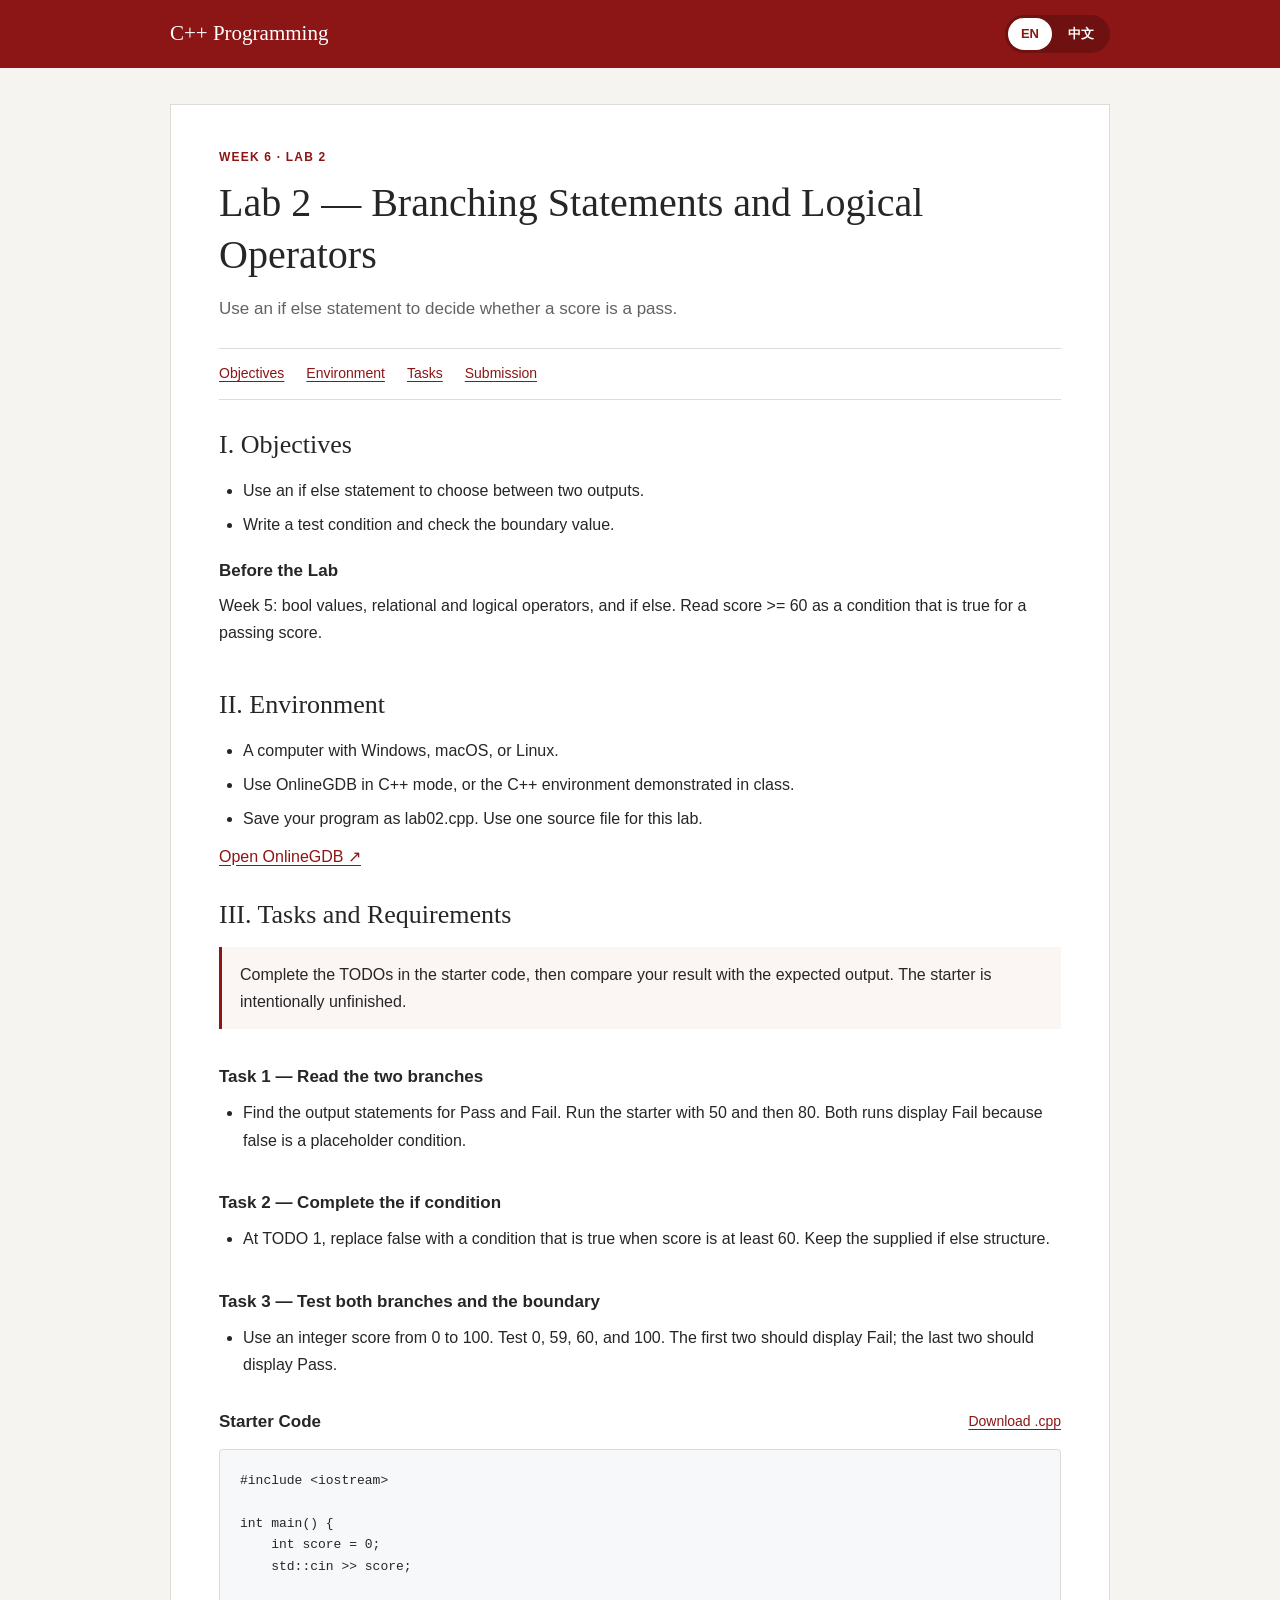
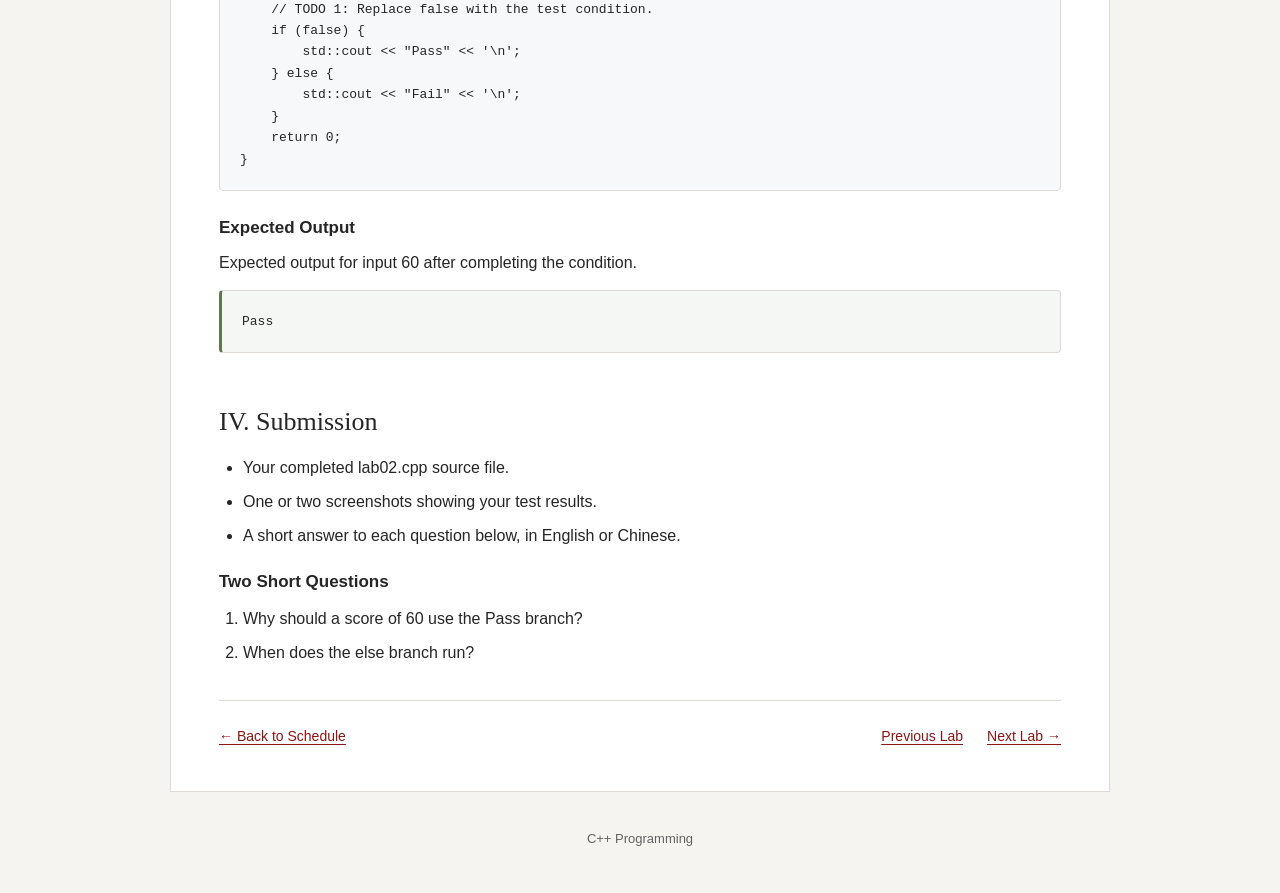
<file: materials/assignments/lab02.html>
<!doctype html>
<html lang="en">
<head>
  <meta charset="utf-8">
  <meta name="viewport" content="width=device-width, initial-scale=1">
  <title>Lab 2 — Branching Statements and Logical Operators · C++ Programming</title>
  <link rel="canonical" href="https://hecongqing.github.io/cpp-course/materials/assignments/lab02.html">
  <link rel="stylesheet" href="labs.css?v=20260907-1">
  <script src="labs.js?v=20260907-1" defer></script>
</head>
<body>
  <a class="skip-link" href="#main-content"><span data-en="Skip to content" data-zh="跳到主要内容">Skip to content</span></a>
  <header class="lab-header">
    <a class="course-home" href="../../index.html#schedule">C++ Programming</a>
    <div class="language-switch" role="group" aria-label="Language switch">
      <button type="button" data-lang-option="en" aria-pressed="true">EN</button>
      <button type="button" data-lang-option="zh" aria-pressed="false">中文</button>
    </div>
  </header>
  <main id="main-content">
    <div class="lab-title">
      <p data-en="WEEK 6 · LAB 2" data-zh="第6周 · 实验2" class="eyebrow">WEEK 6 · LAB 2</p>
      <h1 data-en="Lab 2 — Branching Statements and Logical Operators" data-zh="实验2：分支语句和逻辑运算符">Lab 2 — Branching Statements and Logical Operators</h1>
      <p data-en="Use an if else statement to decide whether a score is a pass." data-zh="使用 if else 语句判断成绩是否及格。" class="summary">Use an if else statement to decide whether a score is a pass.</p>
    </div>
    <nav class="section-nav" aria-label="Lab sections">
      <a href="#objectives"><span data-en="Objectives" data-zh="实验目的">Objectives</span></a><a href="#environment"><span data-en="Environment" data-zh="实验环境">Environment</span></a><a href="#tasks"><span data-en="Tasks" data-zh="实验任务">Tasks</span></a><a href="#submission"><span data-en="Submission" data-zh="提交要求">Submission</span></a>
    </nav>
    <section id="objectives"><h2 data-en="I. Objectives" data-zh="一、实验目的">I. Objectives</h2><ul>
<li data-en="Use an if else statement to choose between two outputs." data-zh="使用 if else 语句在两种输出之间进行选择。">Use an if else statement to choose between two outputs.</li>
<li data-en="Write a test condition and check the boundary value." data-zh="编写测试条件，并检查边界值。">Write a test condition and check the boundary value.</li>
</ul><h3 data-en="Before the Lab" data-zh="实验前应掌握">Before the Lab</h3><p data-en="Week 5: bool values, relational and logical operators, and if else. Read score &gt;= 60 as a condition that is true for a passing score." data-zh="第5周：bool 值、关系和逻辑运算符，以及 if else。能理解 score &gt;= 60 表示成绩及格时为真的条件。" class="prerequisites">Week 5: bool values, relational and logical operators, and if else. Read score &gt;= 60 as a condition that is true for a passing score.</p></section><section id="environment"><h2 data-en="II. Environment" data-zh="二、实验环境">II. Environment</h2><ul>
<li data-en="A computer with Windows, macOS, or Linux." data-zh="一台安装 Windows、macOS 或 Linux 的计算机。">A computer with Windows, macOS, or Linux.</li>
<li data-en="Use OnlineGDB in C++ mode, or the C++ environment demonstrated in class." data-zh="使用 OnlineGDB 的 C++ 模式，或课堂演示的 C++ 编程环境。">Use OnlineGDB in C++ mode, or the C++ environment demonstrated in class.</li>
<li data-en="Save your program as lab02.cpp. Use one source file for this lab." data-zh="将程序保存为 lab02.cpp。本次实验使用一个源文件完成。">Save your program as lab02.cpp. Use one source file for this lab.</li>
</ul><a href="https://www.onlinegdb.com/online_c++_compiler" target="_blank" rel="noopener"><span data-en="Open OnlineGDB ↗" data-zh="打开 OnlineGDB ↗">Open OnlineGDB ↗</span></a></section><section id="tasks"><h2 data-en="III. Tasks and Requirements" data-zh="三、实验内容和要求">III. Tasks and Requirements</h2><p data-en="Complete the TODOs in the starter code, then compare your result with the expected output. The starter is intentionally unfinished." data-zh="补全代码框架中的 TODO，再将运行结果与预期结果比较。代码框架中的练习部分尚未完成。" class="instruction">Complete the TODOs in the starter code, then compare your result with the expected output. The starter is intentionally unfinished.</p><article class="task"><h3 data-en="Task 1 — Read the two branches" data-zh="任务1：阅读两个分支">Task 1 — Read the two branches</h3><ul>
<li data-en="Find the output statements for Pass and Fail. Run the starter with 50 and then 80. Both runs display Fail because false is a placeholder condition." data-zh="找到输出 Pass 和 Fail 的语句。分别输入 50 和 80 运行框架。由于 false 是占位条件，两次都显示 Fail。">Find the output statements for Pass and Fail. Run the starter with 50 and then 80. Both runs display Fail because false is a placeholder condition.</li>
</ul></article><article class="task"><h3 data-en="Task 2 — Complete the if condition" data-zh="任务2：完成 if 条件">Task 2 — Complete the if condition</h3><ul>
<li data-en="At TODO 1, replace false with a condition that is true when score is at least 60. Keep the supplied if else structure." data-zh="在 TODO 1 处，将 false 替换为 score 大于或等于 60 时为真的条件。保留已提供的 if else 结构。">At TODO 1, replace false with a condition that is true when score is at least 60. Keep the supplied if else structure.</li>
</ul></article><article class="task"><h3 data-en="Task 3 — Test both branches and the boundary" data-zh="任务3：测试两个分支和边界">Task 3 — Test both branches and the boundary</h3><ul>
<li data-en="Use an integer score from 0 to 100. Test 0, 59, 60, and 100. The first two should display Fail; the last two should display Pass." data-zh="使用 0 到 100 之间的整数成绩。分别测试 0、59、60 和 100。前两次应显示 Fail，后两次应显示 Pass。">Use an integer score from 0 to 100. Test 0, 59, 60, and 100. The first two should display Fail; the last two should display Pass.</li>
</ul></article><div class="code-heading"><h3 data-en="Starter Code" data-zh="代码框架">Starter Code</h3><a href="lab02.cpp" download="lab02.cpp"><span data-en="Download .cpp" data-zh="下载 .cpp 文件">Download .cpp</span></a></div><pre class="source-code" tabindex="0" aria-label="C++ starter code"><code>#include &lt;iostream&gt;

int main() {
    int score = 0;
    std::cin &gt;&gt; score;

    // TODO 1: Replace false with the test condition.
    if (false) {
        std::cout &lt;&lt; &quot;Pass&quot; &lt;&lt; &#x27;\n&#x27;;
    } else {
        std::cout &lt;&lt; &quot;Fail&quot; &lt;&lt; &#x27;\n&#x27;;
    }
    return 0;
}
</code></pre><h3 data-en="Expected Output" data-zh="预期运行结果">Expected Output</h3><p data-en="Expected output for input 60 after completing the condition." data-zh="补全条件后，输入 60 时的预期结果。">Expected output for input 60 after completing the condition.</p><pre class="expected-output"><code>Pass</code></pre></section><section id="submission"><h2 data-en="IV. Submission" data-zh="四、提交要求">IV. Submission</h2><ul>
<li data-en="Your completed lab02.cpp source file." data-zh="补全后的 lab02.cpp 源文件。">Your completed lab02.cpp source file.</li>
<li data-en="One or two screenshots showing your test results." data-zh="一至两张能够展示测试结果的运行截图。">One or two screenshots showing your test results.</li>
<li data-en="A short answer to each question below, in English or Chinese." data-zh="用中文或英文简短回答下面两个问题。">A short answer to each question below, in English or Chinese.</li>
</ul><h3 data-en="Two Short Questions" data-zh="两个简短问题">Two Short Questions</h3><ol>
<li data-en="Why should a score of 60 use the Pass branch?" data-zh="为什么成绩为 60 时应执行输出 Pass 的分支？">Why should a score of 60 use the Pass branch?</li>
<li data-en="When does the else branch run?" data-zh="什么时候执行 else 分支？">When does the else branch run?</li>
</ol></section>
    <nav class="lab-nav" aria-label="Lab navigation"><a href="../../index.html#schedule"><span data-en="← Back to Schedule" data-zh="← 返回课程安排">← Back to Schedule</span></a><a href="lab01.html"><span data-en="Previous Lab" data-zh="上一个实验">Previous Lab</span></a><a href="lab03.html"><span data-en="Next Lab →" data-zh="下一个实验 →">Next Lab →</span></a></nav>
  </main>
  <footer>C++ Programming</footer>
</body>
</html>
</file>
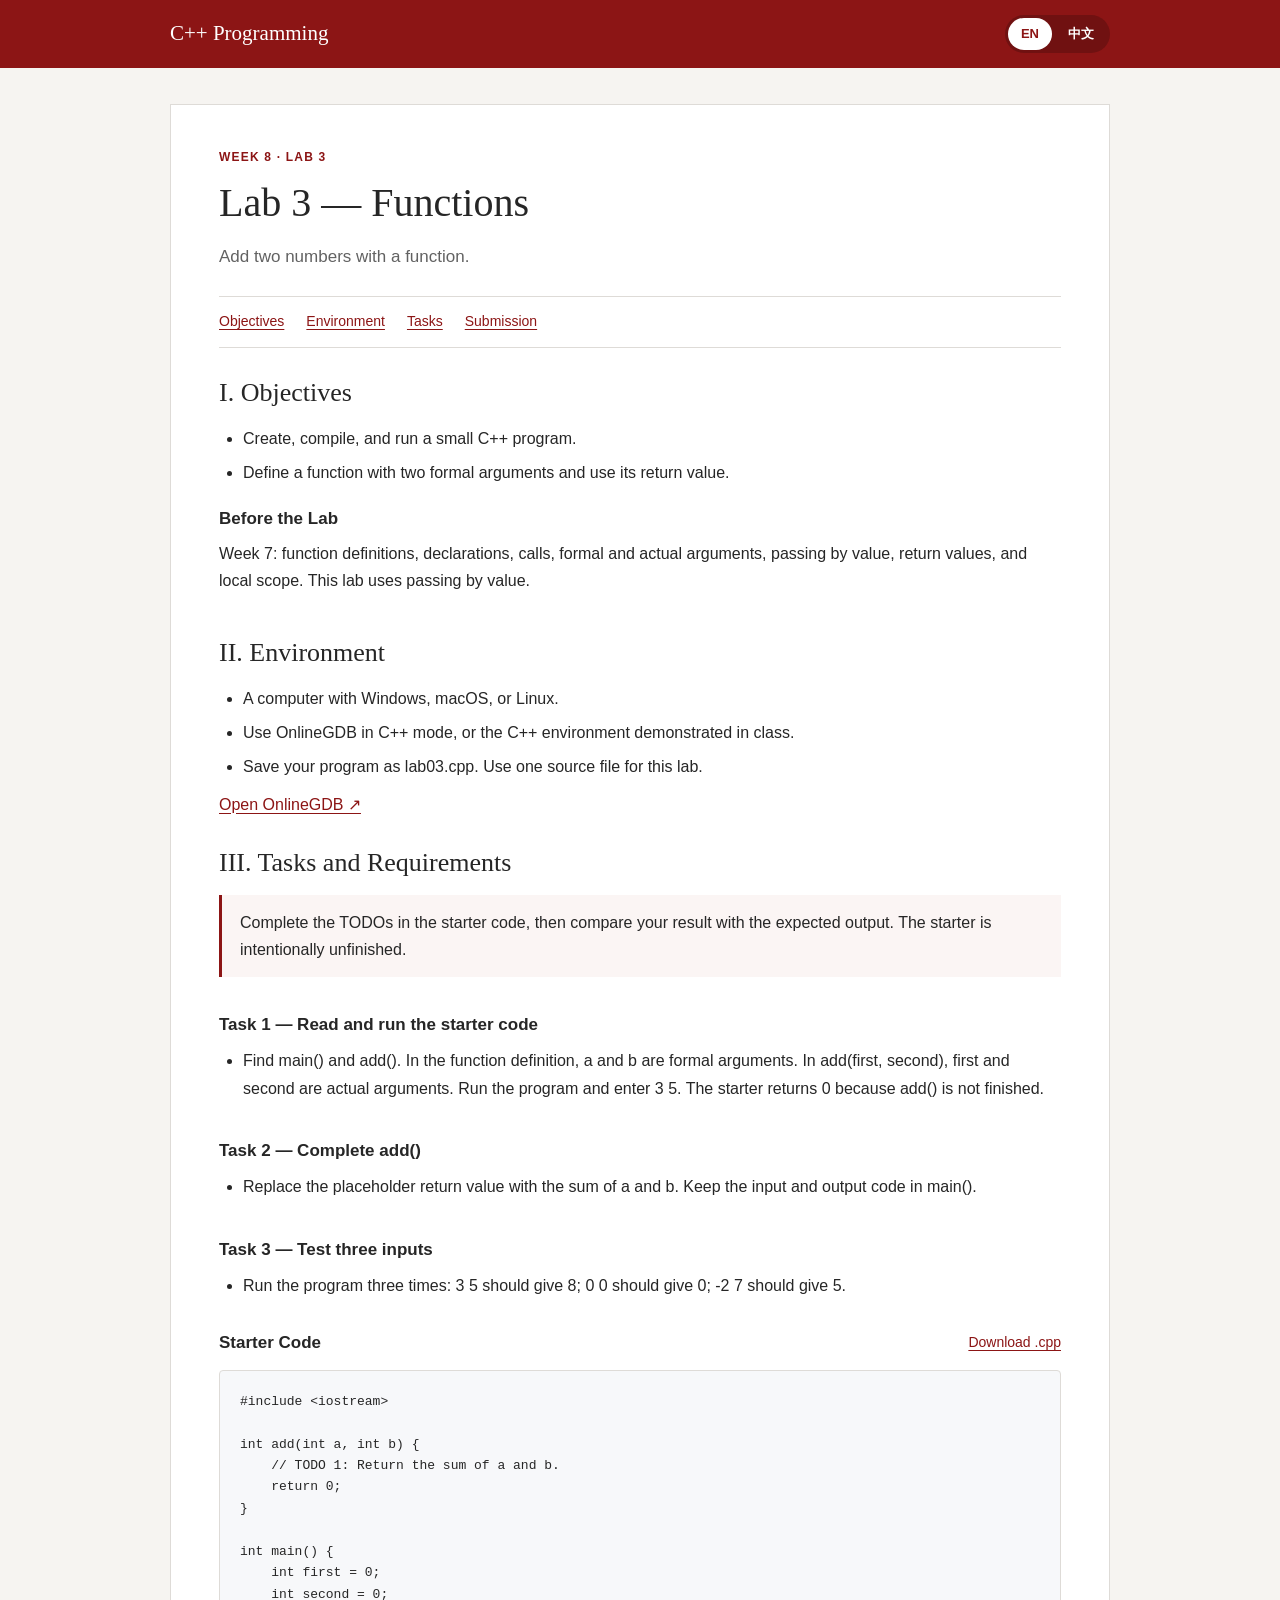
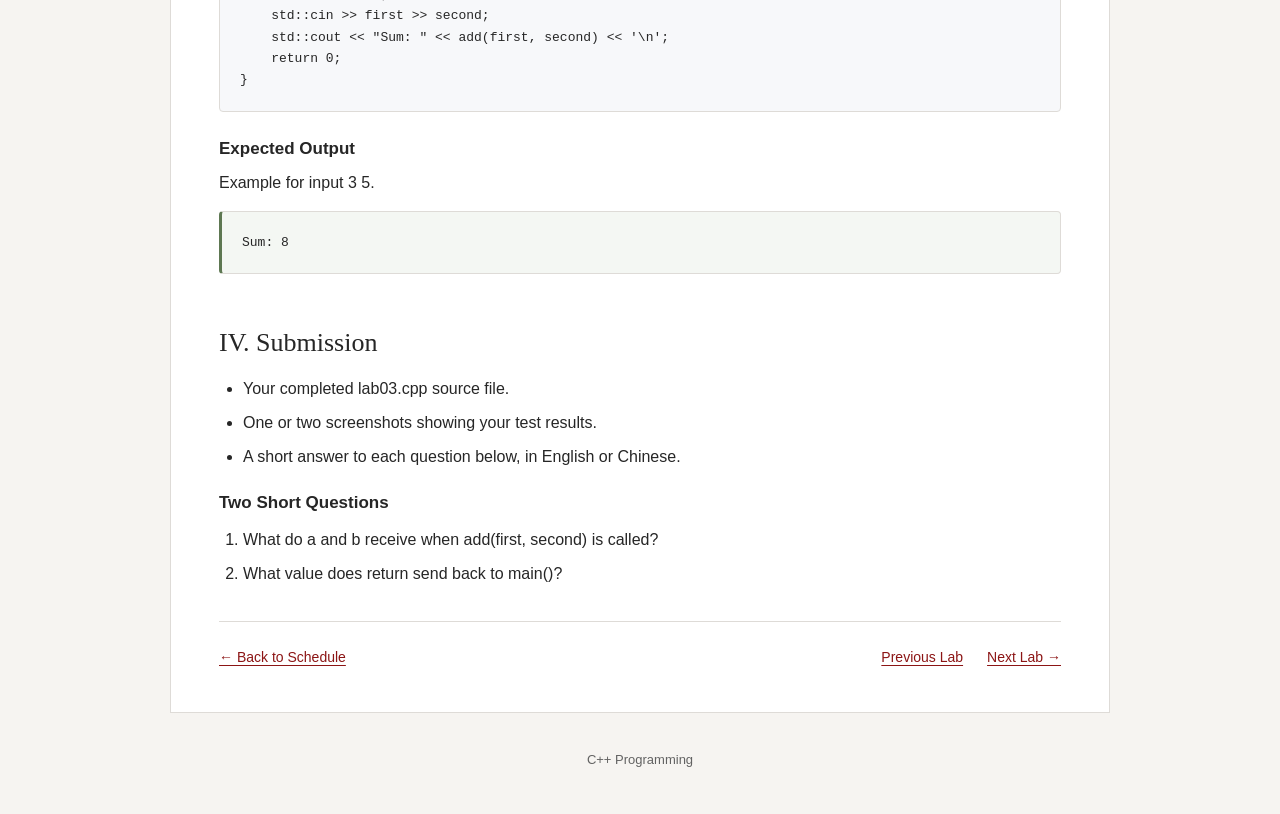
<file: materials/assignments/lab03.html>
<!doctype html>
<html lang="en">
<head>
  <meta charset="utf-8">
  <meta name="viewport" content="width=device-width, initial-scale=1">
  <title>Lab 3 — Functions · C++ Programming</title>
  <link rel="canonical" href="https://hecongqing.github.io/cpp-course/materials/assignments/lab03.html">
  <link rel="stylesheet" href="labs.css?v=20260907-1">
  <script src="labs.js?v=20260907-1" defer></script>
</head>
<body>
  <a class="skip-link" href="#main-content"><span data-en="Skip to content" data-zh="跳到主要内容">Skip to content</span></a>
  <header class="lab-header">
    <a class="course-home" href="../../index.html#schedule">C++ Programming</a>
    <div class="language-switch" role="group" aria-label="Language switch">
      <button type="button" data-lang-option="en" aria-pressed="true">EN</button>
      <button type="button" data-lang-option="zh" aria-pressed="false">中文</button>
    </div>
  </header>
  <main id="main-content">
    <div class="lab-title">
      <p data-en="WEEK 8 · LAB 3" data-zh="第8周 · 实验3" class="eyebrow">WEEK 8 · LAB 3</p>
      <h1 data-en="Lab 3 — Functions" data-zh="实验3：函数">Lab 3 — Functions</h1>
      <p data-en="Add two numbers with a function." data-zh="使用函数计算两个数的和。" class="summary">Add two numbers with a function.</p>
    </div>
    <nav class="section-nav" aria-label="Lab sections">
      <a href="#objectives"><span data-en="Objectives" data-zh="实验目的">Objectives</span></a><a href="#environment"><span data-en="Environment" data-zh="实验环境">Environment</span></a><a href="#tasks"><span data-en="Tasks" data-zh="实验任务">Tasks</span></a><a href="#submission"><span data-en="Submission" data-zh="提交要求">Submission</span></a>
    </nav>
    <section id="objectives"><h2 data-en="I. Objectives" data-zh="一、实验目的">I. Objectives</h2><ul>
<li data-en="Create, compile, and run a small C++ program." data-zh="创建、编译并运行一个简单的 C++ 程序。">Create, compile, and run a small C++ program.</li>
<li data-en="Define a function with two formal arguments and use its return value." data-zh="定义带两个形参的函数，并使用函数的返回值。">Define a function with two formal arguments and use its return value.</li>
</ul><h3 data-en="Before the Lab" data-zh="实验前应掌握">Before the Lab</h3><p data-en="Week 7: function definitions, declarations, calls, formal and actual arguments, passing by value, return values, and local scope. This lab uses passing by value." data-zh="第7周：函数定义、声明、调用、形参与实参、按值传递、返回值及局部作用域。本实验使用按值传递。" class="prerequisites">Week 7: function definitions, declarations, calls, formal and actual arguments, passing by value, return values, and local scope. This lab uses passing by value.</p></section><section id="environment"><h2 data-en="II. Environment" data-zh="二、实验环境">II. Environment</h2><ul>
<li data-en="A computer with Windows, macOS, or Linux." data-zh="一台安装 Windows、macOS 或 Linux 的计算机。">A computer with Windows, macOS, or Linux.</li>
<li data-en="Use OnlineGDB in C++ mode, or the C++ environment demonstrated in class." data-zh="使用 OnlineGDB 的 C++ 模式，或课堂演示的 C++ 编程环境。">Use OnlineGDB in C++ mode, or the C++ environment demonstrated in class.</li>
<li data-en="Save your program as lab03.cpp. Use one source file for this lab." data-zh="将程序保存为 lab03.cpp。本次实验使用一个源文件完成。">Save your program as lab03.cpp. Use one source file for this lab.</li>
</ul><a href="https://www.onlinegdb.com/online_c++_compiler" target="_blank" rel="noopener"><span data-en="Open OnlineGDB ↗" data-zh="打开 OnlineGDB ↗">Open OnlineGDB ↗</span></a></section><section id="tasks"><h2 data-en="III. Tasks and Requirements" data-zh="三、实验内容和要求">III. Tasks and Requirements</h2><p data-en="Complete the TODOs in the starter code, then compare your result with the expected output. The starter is intentionally unfinished." data-zh="补全代码框架中的 TODO，再将运行结果与预期结果比较。代码框架中的练习部分尚未完成。" class="instruction">Complete the TODOs in the starter code, then compare your result with the expected output. The starter is intentionally unfinished.</p><article class="task"><h3 data-en="Task 1 — Read and run the starter code" data-zh="任务1：阅读并运行代码框架">Task 1 — Read and run the starter code</h3><ul>
<li data-en="Find main() and add(). In the function definition, a and b are formal arguments. In add(first, second), first and second are actual arguments. Run the program and enter 3 5. The starter returns 0 because add() is not finished." data-zh="找到 main() 和 add()。函数定义中的 a、b 是形参；调用 add(first, second) 时的 first、second 是实参。运行程序并输入 3 5。框架中的 add() 尚未完成，因此会输出 0。">Find main() and add(). In the function definition, a and b are formal arguments. In add(first, second), first and second are actual arguments. Run the program and enter 3 5. The starter returns 0 because add() is not finished.</li>
</ul></article><article class="task"><h3 data-en="Task 2 — Complete add()" data-zh="任务2：完成 add() 函数">Task 2 — Complete add()</h3><ul>
<li data-en="Replace the placeholder return value with the sum of a and b. Keep the input and output code in main()." data-zh="将占位返回值改为 a 与 b 的和。输入和输出代码保留在 main() 中。">Replace the placeholder return value with the sum of a and b. Keep the input and output code in main().</li>
</ul></article><article class="task"><h3 data-en="Task 3 — Test three inputs" data-zh="任务3：使用三组输入测试">Task 3 — Test three inputs</h3><ul>
<li data-en="Run the program three times: 3 5 should give 8; 0 0 should give 0; -2 7 should give 5." data-zh="分别运行三次：输入 3 5 应得到 8；输入 0 0 应得到 0；输入 -2 7 应得到 5。">Run the program three times: 3 5 should give 8; 0 0 should give 0; -2 7 should give 5.</li>
</ul></article><div class="code-heading"><h3 data-en="Starter Code" data-zh="代码框架">Starter Code</h3><a href="lab03.cpp" download="lab03.cpp"><span data-en="Download .cpp" data-zh="下载 .cpp 文件">Download .cpp</span></a></div><pre class="source-code" tabindex="0" aria-label="C++ starter code"><code>#include &lt;iostream&gt;

int add(int a, int b) {
    // TODO 1: Return the sum of a and b.
    return 0;
}

int main() {
    int first = 0;
    int second = 0;
    std::cin &gt;&gt; first &gt;&gt; second;
    std::cout &lt;&lt; &quot;Sum: &quot; &lt;&lt; add(first, second) &lt;&lt; &#x27;\n&#x27;;
    return 0;
}
</code></pre><h3 data-en="Expected Output" data-zh="预期运行结果">Expected Output</h3><p data-en="Example for input 3 5." data-zh="输入 3 5 时的示例结果。">Example for input 3 5.</p><pre class="expected-output"><code>Sum: 8</code></pre></section><section id="submission"><h2 data-en="IV. Submission" data-zh="四、提交要求">IV. Submission</h2><ul>
<li data-en="Your completed lab03.cpp source file." data-zh="补全后的 lab03.cpp 源文件。">Your completed lab03.cpp source file.</li>
<li data-en="One or two screenshots showing your test results." data-zh="一至两张能够展示测试结果的运行截图。">One or two screenshots showing your test results.</li>
<li data-en="A short answer to each question below, in English or Chinese." data-zh="用中文或英文简短回答下面两个问题。">A short answer to each question below, in English or Chinese.</li>
</ul><h3 data-en="Two Short Questions" data-zh="两个简短问题">Two Short Questions</h3><ol>
<li data-en="What do a and b receive when add(first, second) is called?" data-zh="调用 add(first, second) 时，a 和 b 分别接收什么？">What do a and b receive when add(first, second) is called?</li>
<li data-en="What value does return send back to main()?" data-zh="return 将什么值返回给 main()？">What value does return send back to main()?</li>
</ol></section>
    <nav class="lab-nav" aria-label="Lab navigation"><a href="../../index.html#schedule"><span data-en="← Back to Schedule" data-zh="← 返回课程安排">← Back to Schedule</span></a><a href="lab02.html"><span data-en="Previous Lab" data-zh="上一个实验">Previous Lab</span></a><a href="lab04.html"><span data-en="Next Lab →" data-zh="下一个实验 →">Next Lab →</span></a></nav>
  </main>
  <footer>C++ Programming</footer>
</body>
</html>
</file>
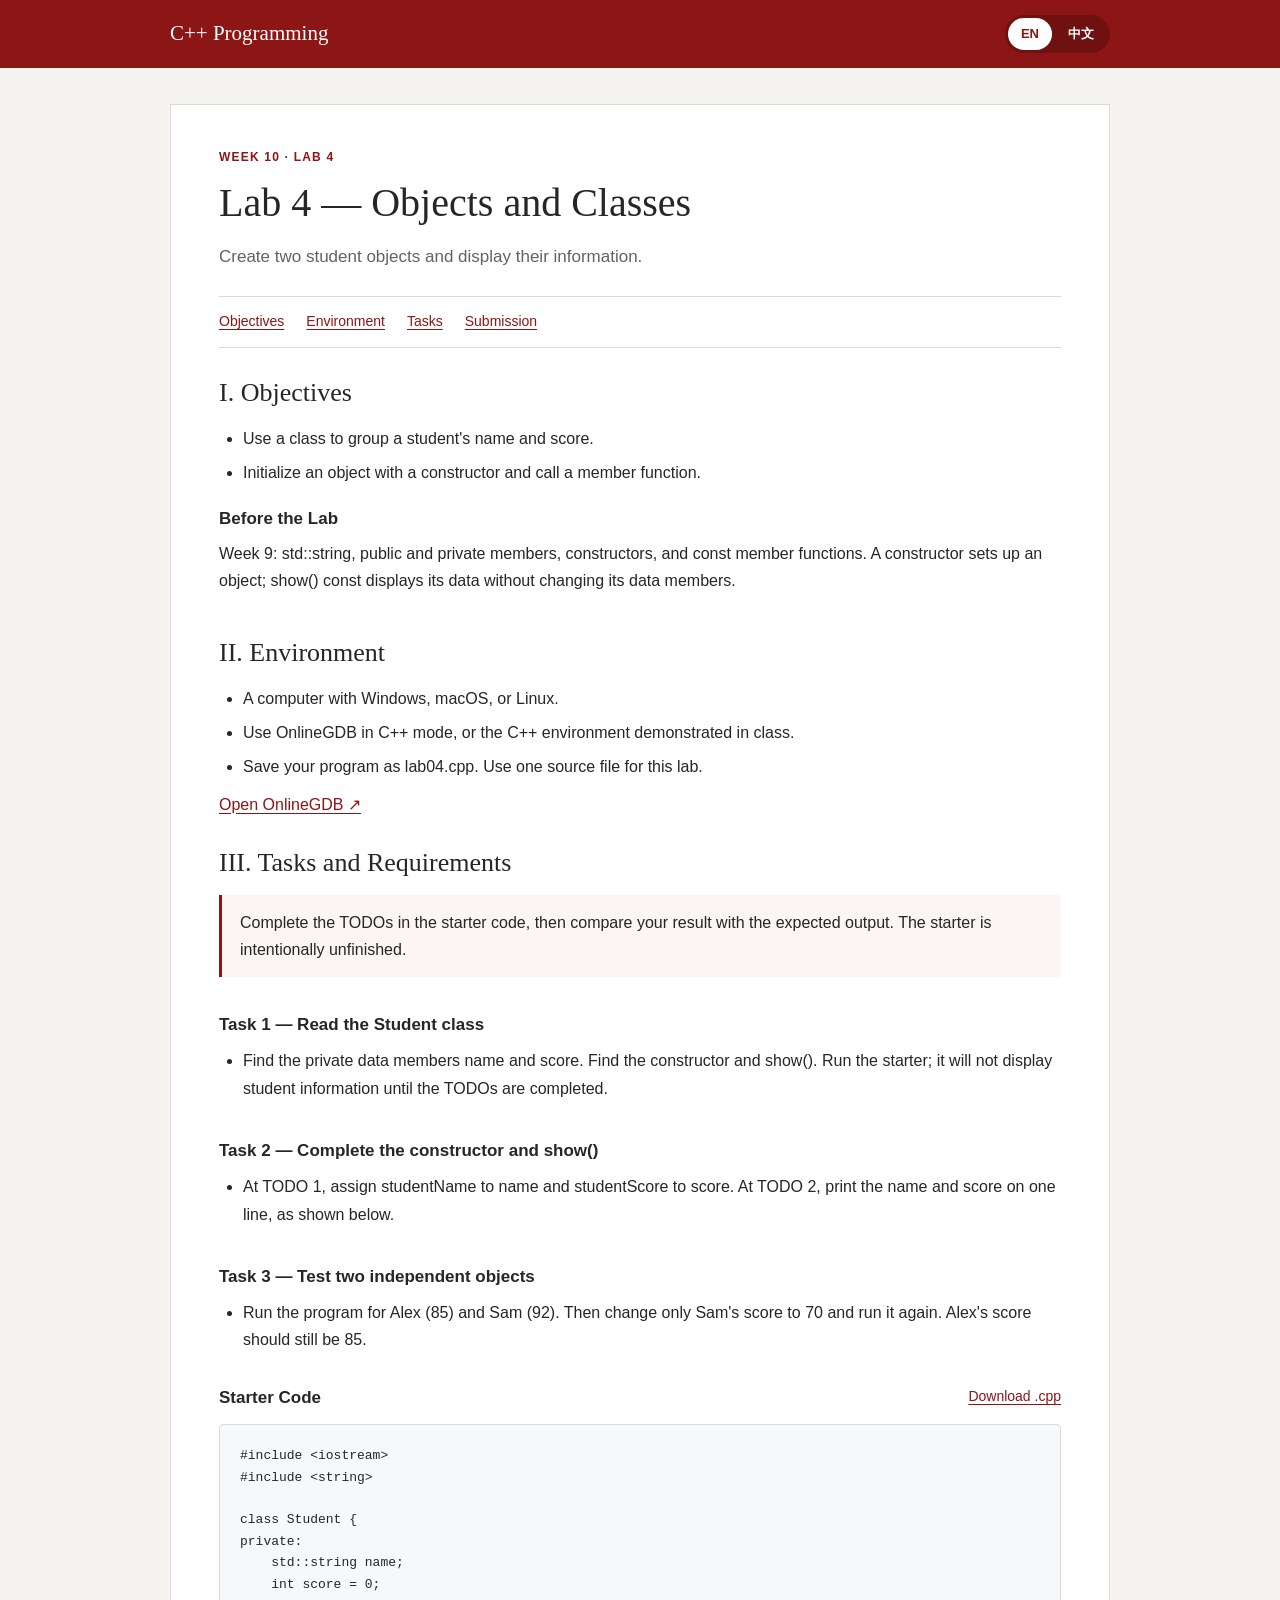
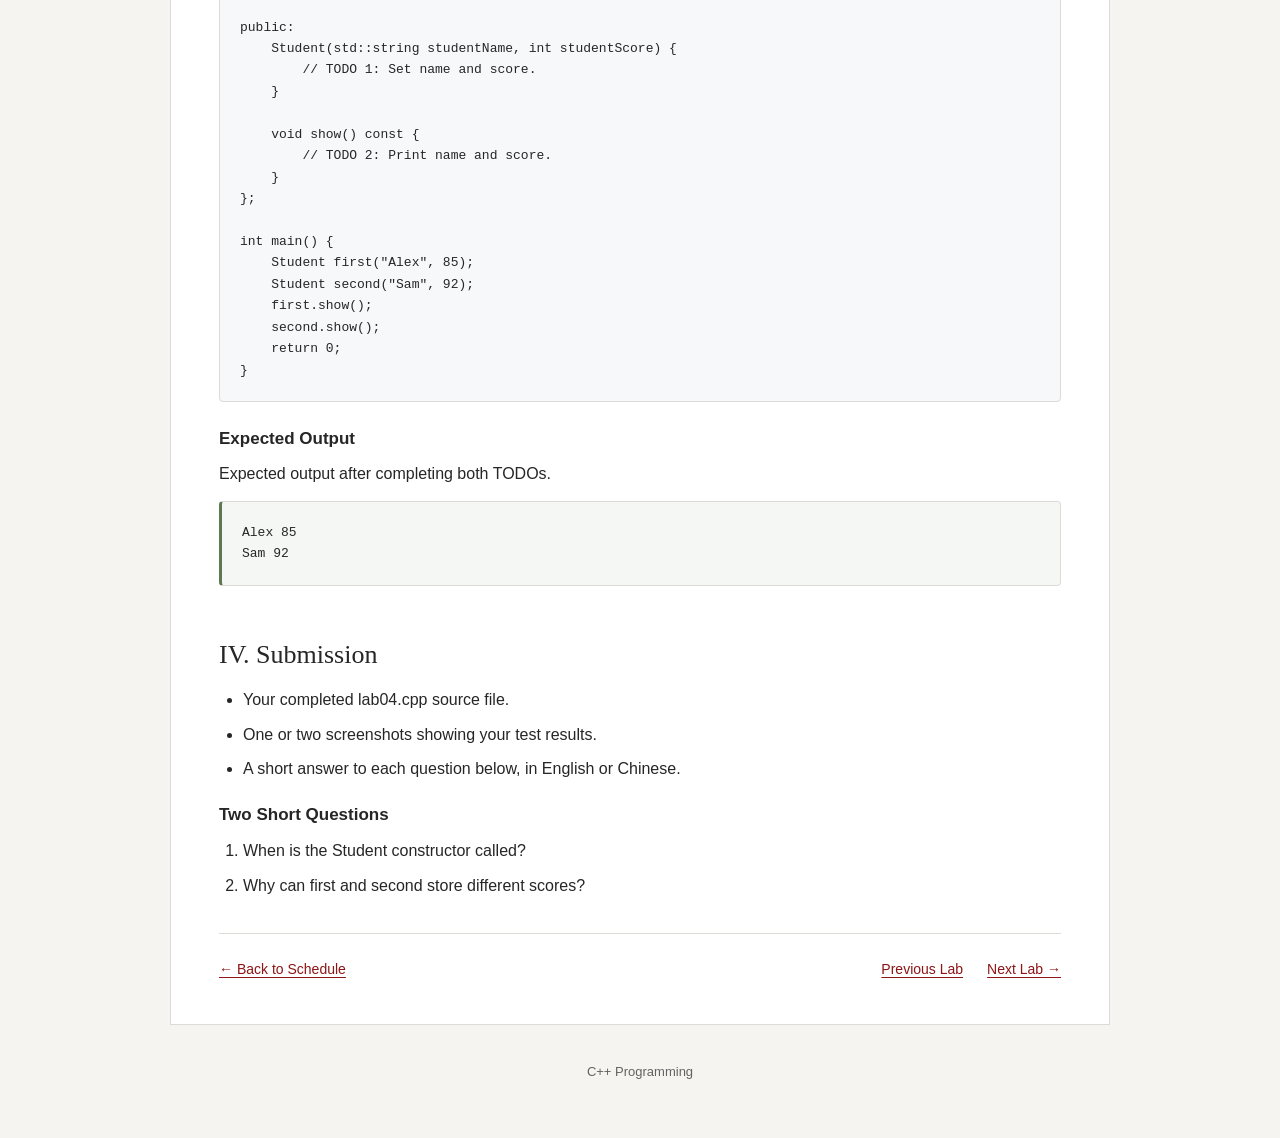
<file: materials/assignments/lab04.html>
<!doctype html>
<html lang="en">
<head>
  <meta charset="utf-8">
  <meta name="viewport" content="width=device-width, initial-scale=1">
  <title>Lab 4 — Objects and Classes · C++ Programming</title>
  <link rel="canonical" href="https://hecongqing.github.io/cpp-course/materials/assignments/lab04.html">
  <link rel="stylesheet" href="labs.css?v=20260907-1">
  <script src="labs.js?v=20260907-1" defer></script>
</head>
<body>
  <a class="skip-link" href="#main-content"><span data-en="Skip to content" data-zh="跳到主要内容">Skip to content</span></a>
  <header class="lab-header">
    <a class="course-home" href="../../index.html#schedule">C++ Programming</a>
    <div class="language-switch" role="group" aria-label="Language switch">
      <button type="button" data-lang-option="en" aria-pressed="true">EN</button>
      <button type="button" data-lang-option="zh" aria-pressed="false">中文</button>
    </div>
  </header>
  <main id="main-content">
    <div class="lab-title">
      <p data-en="WEEK 10 · LAB 4" data-zh="第10周 · 实验4" class="eyebrow">WEEK 10 · LAB 4</p>
      <h1 data-en="Lab 4 — Objects and Classes" data-zh="实验4：对象和类">Lab 4 — Objects and Classes</h1>
      <p data-en="Create two student objects and display their information." data-zh="创建两个学生对象并显示它们的信息。" class="summary">Create two student objects and display their information.</p>
    </div>
    <nav class="section-nav" aria-label="Lab sections">
      <a href="#objectives"><span data-en="Objectives" data-zh="实验目的">Objectives</span></a><a href="#environment"><span data-en="Environment" data-zh="实验环境">Environment</span></a><a href="#tasks"><span data-en="Tasks" data-zh="实验任务">Tasks</span></a><a href="#submission"><span data-en="Submission" data-zh="提交要求">Submission</span></a>
    </nav>
    <section id="objectives"><h2 data-en="I. Objectives" data-zh="一、实验目的">I. Objectives</h2><ul>
<li data-en="Use a class to group a student&#x27;s name and score." data-zh="使用类保存学生的姓名和成绩。">Use a class to group a student&#x27;s name and score.</li>
<li data-en="Initialize an object with a constructor and call a member function." data-zh="使用构造函数初始化对象，并调用成员函数。">Initialize an object with a constructor and call a member function.</li>
</ul><h3 data-en="Before the Lab" data-zh="实验前应掌握">Before the Lab</h3><p data-en="Week 9: std::string, public and private members, constructors, and const member functions. A constructor sets up an object; show() const displays its data without changing its data members." data-zh="第9周：std::string、public 和 private 成员、构造函数及 const 成员函数。构造函数完成对象的初始设置；show() const 显示数据而不修改数据成员。" class="prerequisites">Week 9: std::string, public and private members, constructors, and const member functions. A constructor sets up an object; show() const displays its data without changing its data members.</p></section><section id="environment"><h2 data-en="II. Environment" data-zh="二、实验环境">II. Environment</h2><ul>
<li data-en="A computer with Windows, macOS, or Linux." data-zh="一台安装 Windows、macOS 或 Linux 的计算机。">A computer with Windows, macOS, or Linux.</li>
<li data-en="Use OnlineGDB in C++ mode, or the C++ environment demonstrated in class." data-zh="使用 OnlineGDB 的 C++ 模式，或课堂演示的 C++ 编程环境。">Use OnlineGDB in C++ mode, or the C++ environment demonstrated in class.</li>
<li data-en="Save your program as lab04.cpp. Use one source file for this lab." data-zh="将程序保存为 lab04.cpp。本次实验使用一个源文件完成。">Save your program as lab04.cpp. Use one source file for this lab.</li>
</ul><a href="https://www.onlinegdb.com/online_c++_compiler" target="_blank" rel="noopener"><span data-en="Open OnlineGDB ↗" data-zh="打开 OnlineGDB ↗">Open OnlineGDB ↗</span></a></section><section id="tasks"><h2 data-en="III. Tasks and Requirements" data-zh="三、实验内容和要求">III. Tasks and Requirements</h2><p data-en="Complete the TODOs in the starter code, then compare your result with the expected output. The starter is intentionally unfinished." data-zh="补全代码框架中的 TODO，再将运行结果与预期结果比较。代码框架中的练习部分尚未完成。" class="instruction">Complete the TODOs in the starter code, then compare your result with the expected output. The starter is intentionally unfinished.</p><article class="task"><h3 data-en="Task 1 — Read the Student class" data-zh="任务1：阅读 Student 类">Task 1 — Read the Student class</h3><ul>
<li data-en="Find the private data members name and score. Find the constructor and show(). Run the starter; it will not display student information until the TODOs are completed." data-zh="找到私有数据成员 name、score，以及构造函数和 show()。运行框架；完成 TODO 前，程序不会显示学生信息。">Find the private data members name and score. Find the constructor and show(). Run the starter; it will not display student information until the TODOs are completed.</li>
</ul></article><article class="task"><h3 data-en="Task 2 — Complete the constructor and show()" data-zh="任务2：完成构造函数和 show()">Task 2 — Complete the constructor and show()</h3><ul>
<li data-en="At TODO 1, assign studentName to name and studentScore to score. At TODO 2, print the name and score on one line, as shown below." data-zh="在 TODO 1 处，将 studentName 赋给 name，将 studentScore 赋给 score。在 TODO 2 处，按下方示例在一行中输出姓名和成绩。">At TODO 1, assign studentName to name and studentScore to score. At TODO 2, print the name and score on one line, as shown below.</li>
</ul></article><article class="task"><h3 data-en="Task 3 — Test two independent objects" data-zh="任务3：测试两个独立对象">Task 3 — Test two independent objects</h3><ul>
<li data-en="Run the program for Alex (85) and Sam (92). Then change only Sam&#x27;s score to 70 and run it again. Alex&#x27;s score should still be 85." data-zh="运行程序，显示 Alex（85 分）和 Sam（92 分）。再只将 Sam 的成绩改为 70 后重新运行，Alex 的成绩应仍为 85。">Run the program for Alex (85) and Sam (92). Then change only Sam&#x27;s score to 70 and run it again. Alex&#x27;s score should still be 85.</li>
</ul></article><div class="code-heading"><h3 data-en="Starter Code" data-zh="代码框架">Starter Code</h3><a href="lab04.cpp" download="lab04.cpp"><span data-en="Download .cpp" data-zh="下载 .cpp 文件">Download .cpp</span></a></div><pre class="source-code" tabindex="0" aria-label="C++ starter code"><code>#include &lt;iostream&gt;
#include &lt;string&gt;

class Student {
private:
    std::string name;
    int score = 0;

public:
    Student(std::string studentName, int studentScore) {
        // TODO 1: Set name and score.
    }

    void show() const {
        // TODO 2: Print name and score.
    }
};

int main() {
    Student first(&quot;Alex&quot;, 85);
    Student second(&quot;Sam&quot;, 92);
    first.show();
    second.show();
    return 0;
}
</code></pre><h3 data-en="Expected Output" data-zh="预期运行结果">Expected Output</h3><p data-en="Expected output after completing both TODOs." data-zh="完成两个 TODO 后的预期结果。">Expected output after completing both TODOs.</p><pre class="expected-output"><code>Alex 85
Sam 92</code></pre></section><section id="submission"><h2 data-en="IV. Submission" data-zh="四、提交要求">IV. Submission</h2><ul>
<li data-en="Your completed lab04.cpp source file." data-zh="补全后的 lab04.cpp 源文件。">Your completed lab04.cpp source file.</li>
<li data-en="One or two screenshots showing your test results." data-zh="一至两张能够展示测试结果的运行截图。">One or two screenshots showing your test results.</li>
<li data-en="A short answer to each question below, in English or Chinese." data-zh="用中文或英文简短回答下面两个问题。">A short answer to each question below, in English or Chinese.</li>
</ul><h3 data-en="Two Short Questions" data-zh="两个简短问题">Two Short Questions</h3><ol>
<li data-en="When is the Student constructor called?" data-zh="Student 的构造函数在什么时候被调用？">When is the Student constructor called?</li>
<li data-en="Why can first and second store different scores?" data-zh="为什么 first 和 second 可以保存不同的成绩？">Why can first and second store different scores?</li>
</ol></section>
    <nav class="lab-nav" aria-label="Lab navigation"><a href="../../index.html#schedule"><span data-en="← Back to Schedule" data-zh="← 返回课程安排">← Back to Schedule</span></a><a href="lab03.html"><span data-en="Previous Lab" data-zh="上一个实验">Previous Lab</span></a><a href="lab05.html"><span data-en="Next Lab →" data-zh="下一个实验 →">Next Lab →</span></a></nav>
  </main>
  <footer>C++ Programming</footer>
</body>
</html>
</file>
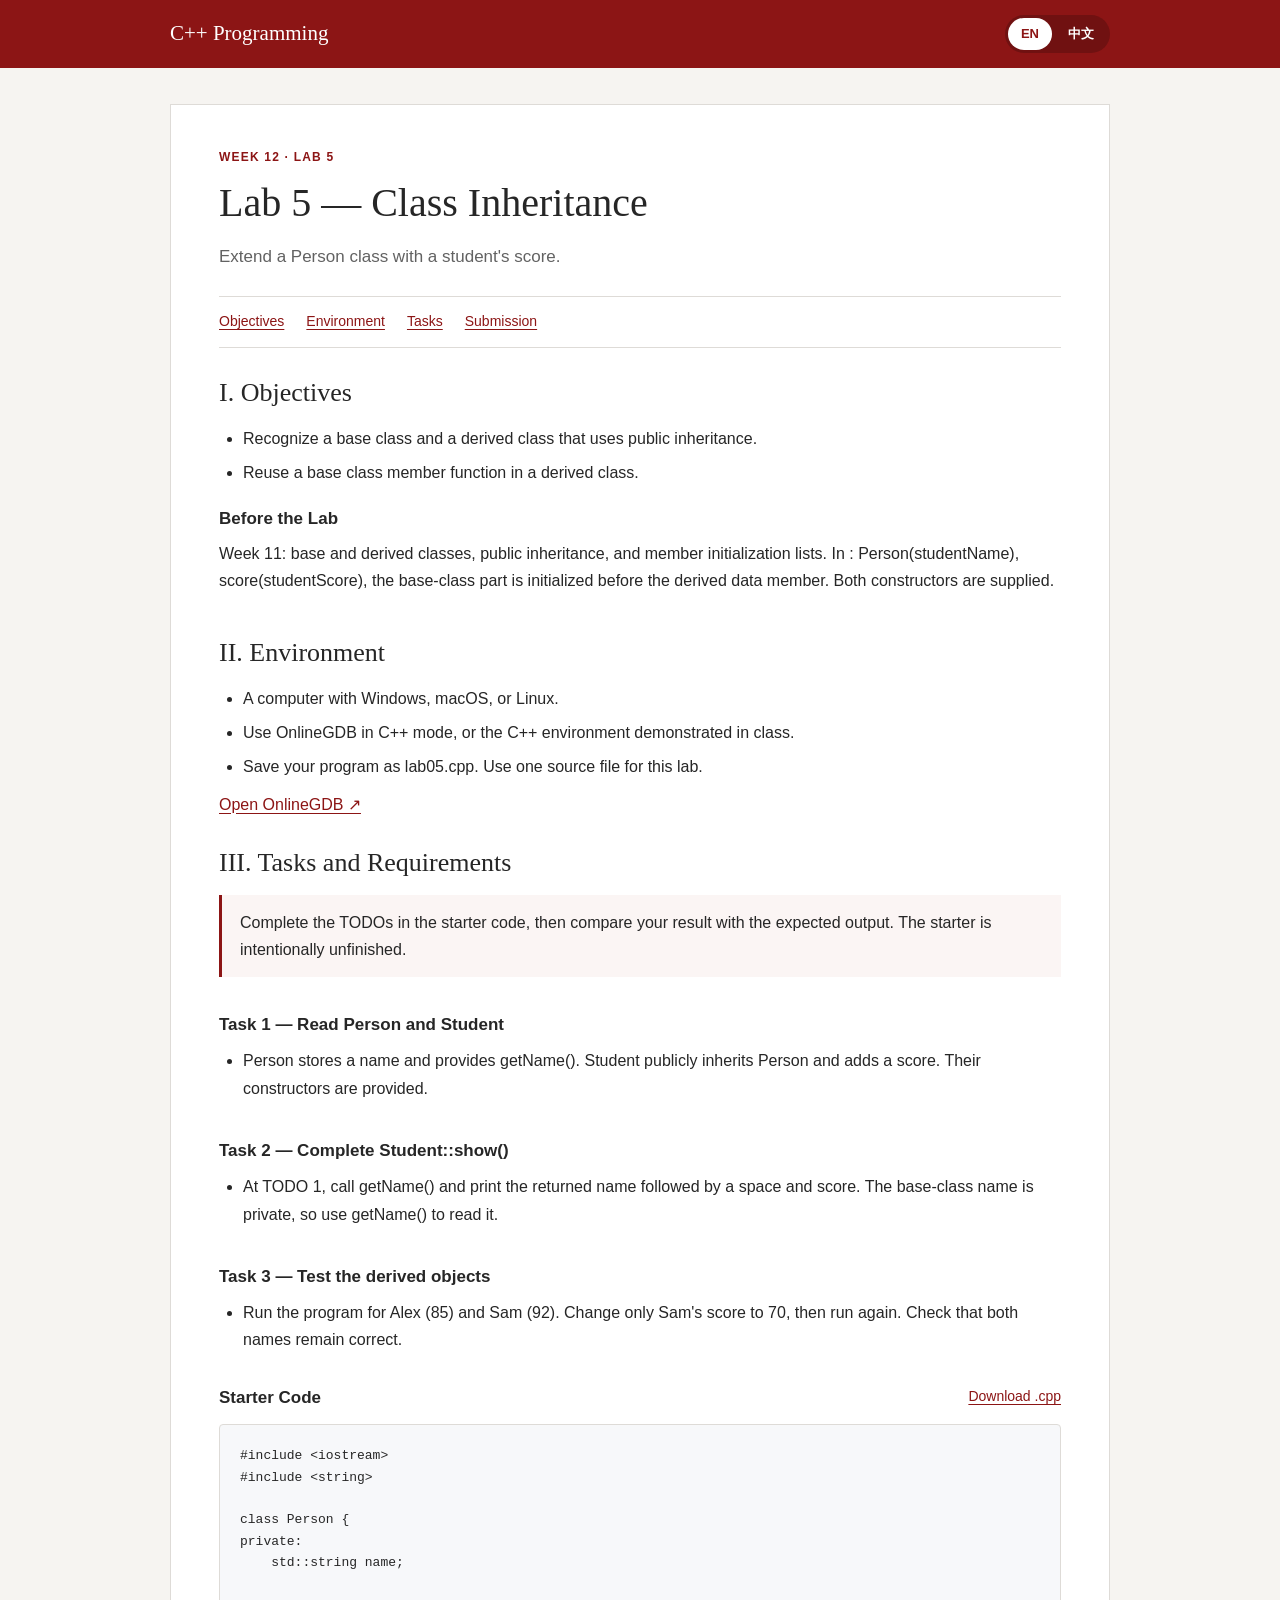
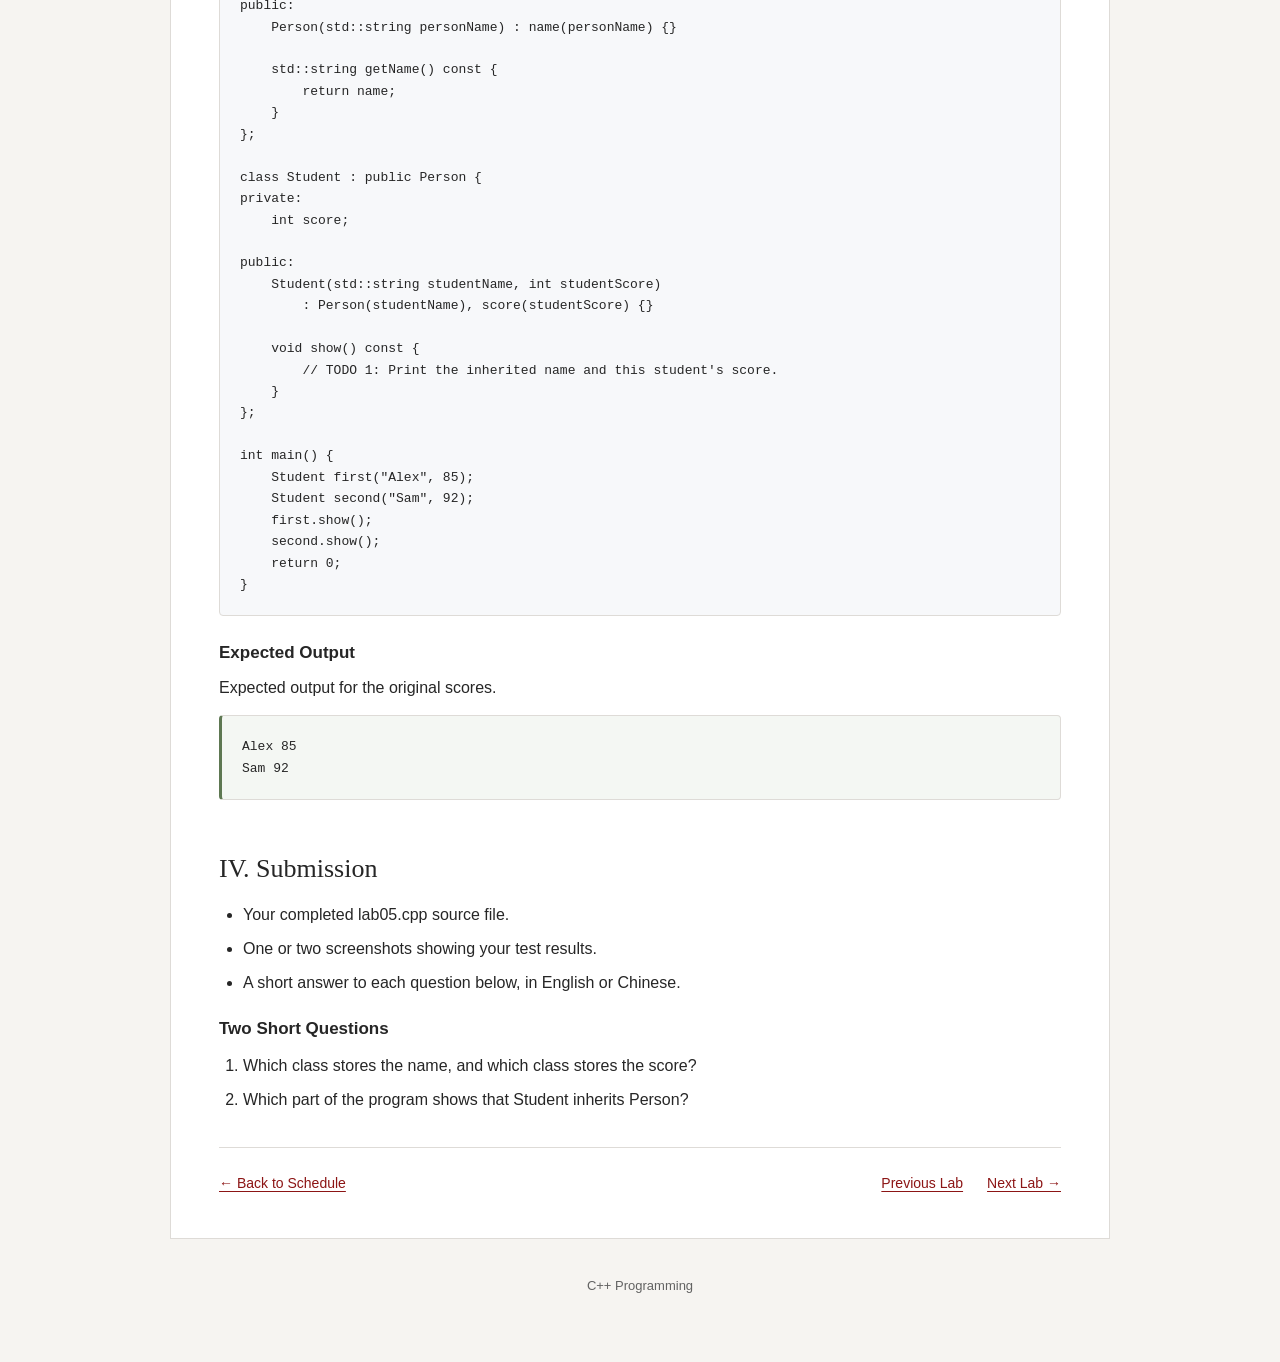
<file: materials/assignments/lab05.html>
<!doctype html>
<html lang="en">
<head>
  <meta charset="utf-8">
  <meta name="viewport" content="width=device-width, initial-scale=1">
  <title>Lab 5 — Class Inheritance · C++ Programming</title>
  <link rel="canonical" href="https://hecongqing.github.io/cpp-course/materials/assignments/lab05.html">
  <link rel="stylesheet" href="labs.css?v=20260907-1">
  <script src="labs.js?v=20260907-1" defer></script>
</head>
<body>
  <a class="skip-link" href="#main-content"><span data-en="Skip to content" data-zh="跳到主要内容">Skip to content</span></a>
  <header class="lab-header">
    <a class="course-home" href="../../index.html#schedule">C++ Programming</a>
    <div class="language-switch" role="group" aria-label="Language switch">
      <button type="button" data-lang-option="en" aria-pressed="true">EN</button>
      <button type="button" data-lang-option="zh" aria-pressed="false">中文</button>
    </div>
  </header>
  <main id="main-content">
    <div class="lab-title">
      <p data-en="WEEK 12 · LAB 5" data-zh="第12周 · 实验5" class="eyebrow">WEEK 12 · LAB 5</p>
      <h1 data-en="Lab 5 — Class Inheritance" data-zh="实验5：类继承">Lab 5 — Class Inheritance</h1>
      <p data-en="Extend a Person class with a student&#x27;s score." data-zh="在 Person 类的基础上增加学生成绩。" class="summary">Extend a Person class with a student&#x27;s score.</p>
    </div>
    <nav class="section-nav" aria-label="Lab sections">
      <a href="#objectives"><span data-en="Objectives" data-zh="实验目的">Objectives</span></a><a href="#environment"><span data-en="Environment" data-zh="实验环境">Environment</span></a><a href="#tasks"><span data-en="Tasks" data-zh="实验任务">Tasks</span></a><a href="#submission"><span data-en="Submission" data-zh="提交要求">Submission</span></a>
    </nav>
    <section id="objectives"><h2 data-en="I. Objectives" data-zh="一、实验目的">I. Objectives</h2><ul>
<li data-en="Recognize a base class and a derived class that uses public inheritance." data-zh="识别基类和使用公有继承的派生类。">Recognize a base class and a derived class that uses public inheritance.</li>
<li data-en="Reuse a base class member function in a derived class." data-zh="在派生类中复用基类提供的成员函数。">Reuse a base class member function in a derived class.</li>
</ul><h3 data-en="Before the Lab" data-zh="实验前应掌握">Before the Lab</h3><p data-en="Week 11: base and derived classes, public inheritance, and member initialization lists. In : Person(studentName), score(studentScore), the base-class part is initialized before the derived data member. Both constructors are supplied." data-zh="第11周：基类与派生类、公有继承、成员初始化列表。: Person(studentName), score(studentScore) 先初始化基类部分，再初始化派生类的数据成员。两个构造函数均已提供。" class="prerequisites">Week 11: base and derived classes, public inheritance, and member initialization lists. In : Person(studentName), score(studentScore), the base-class part is initialized before the derived data member. Both constructors are supplied.</p></section><section id="environment"><h2 data-en="II. Environment" data-zh="二、实验环境">II. Environment</h2><ul>
<li data-en="A computer with Windows, macOS, or Linux." data-zh="一台安装 Windows、macOS 或 Linux 的计算机。">A computer with Windows, macOS, or Linux.</li>
<li data-en="Use OnlineGDB in C++ mode, or the C++ environment demonstrated in class." data-zh="使用 OnlineGDB 的 C++ 模式，或课堂演示的 C++ 编程环境。">Use OnlineGDB in C++ mode, or the C++ environment demonstrated in class.</li>
<li data-en="Save your program as lab05.cpp. Use one source file for this lab." data-zh="将程序保存为 lab05.cpp。本次实验使用一个源文件完成。">Save your program as lab05.cpp. Use one source file for this lab.</li>
</ul><a href="https://www.onlinegdb.com/online_c++_compiler" target="_blank" rel="noopener"><span data-en="Open OnlineGDB ↗" data-zh="打开 OnlineGDB ↗">Open OnlineGDB ↗</span></a></section><section id="tasks"><h2 data-en="III. Tasks and Requirements" data-zh="三、实验内容和要求">III. Tasks and Requirements</h2><p data-en="Complete the TODOs in the starter code, then compare your result with the expected output. The starter is intentionally unfinished." data-zh="补全代码框架中的 TODO，再将运行结果与预期结果比较。代码框架中的练习部分尚未完成。" class="instruction">Complete the TODOs in the starter code, then compare your result with the expected output. The starter is intentionally unfinished.</p><article class="task"><h3 data-en="Task 1 — Read Person and Student" data-zh="任务1：阅读 Person 和 Student">Task 1 — Read Person and Student</h3><ul>
<li data-en="Person stores a name and provides getName(). Student publicly inherits Person and adds a score. Their constructors are provided." data-zh="Person 保存姓名并提供 getName()。Student 公有继承 Person，并增加成绩。两个类的构造函数均已提供。">Person stores a name and provides getName(). Student publicly inherits Person and adds a score. Their constructors are provided.</li>
</ul></article><article class="task"><h3 data-en="Task 2 — Complete Student::show()" data-zh="任务2：完成 Student::show()">Task 2 — Complete Student::show()</h3><ul>
<li data-en="At TODO 1, call getName() and print the returned name followed by a space and score. The base-class name is private, so use getName() to read it." data-zh="在 TODO 1 处调用 getName()，输出其返回的姓名，再输出一个空格和成绩。基类的 name 是私有成员，通过 getName() 读取即可。">At TODO 1, call getName() and print the returned name followed by a space and score. The base-class name is private, so use getName() to read it.</li>
</ul></article><article class="task"><h3 data-en="Task 3 — Test the derived objects" data-zh="任务3：测试派生类对象">Task 3 — Test the derived objects</h3><ul>
<li data-en="Run the program for Alex (85) and Sam (92). Change only Sam&#x27;s score to 70, then run again. Check that both names remain correct." data-zh="运行程序，显示 Alex（85 分）和 Sam（92 分）。只将 Sam 的成绩改为 70，再次运行，检查两个姓名是否仍然正确。">Run the program for Alex (85) and Sam (92). Change only Sam&#x27;s score to 70, then run again. Check that both names remain correct.</li>
</ul></article><div class="code-heading"><h3 data-en="Starter Code" data-zh="代码框架">Starter Code</h3><a href="lab05.cpp" download="lab05.cpp"><span data-en="Download .cpp" data-zh="下载 .cpp 文件">Download .cpp</span></a></div><pre class="source-code" tabindex="0" aria-label="C++ starter code"><code>#include &lt;iostream&gt;
#include &lt;string&gt;

class Person {
private:
    std::string name;

public:
    Person(std::string personName) : name(personName) {}

    std::string getName() const {
        return name;
    }
};

class Student : public Person {
private:
    int score;

public:
    Student(std::string studentName, int studentScore)
        : Person(studentName), score(studentScore) {}

    void show() const {
        // TODO 1: Print the inherited name and this student&#x27;s score.
    }
};

int main() {
    Student first(&quot;Alex&quot;, 85);
    Student second(&quot;Sam&quot;, 92);
    first.show();
    second.show();
    return 0;
}
</code></pre><h3 data-en="Expected Output" data-zh="预期运行结果">Expected Output</h3><p data-en="Expected output for the original scores." data-zh="使用原始成绩时的预期结果。">Expected output for the original scores.</p><pre class="expected-output"><code>Alex 85
Sam 92</code></pre></section><section id="submission"><h2 data-en="IV. Submission" data-zh="四、提交要求">IV. Submission</h2><ul>
<li data-en="Your completed lab05.cpp source file." data-zh="补全后的 lab05.cpp 源文件。">Your completed lab05.cpp source file.</li>
<li data-en="One or two screenshots showing your test results." data-zh="一至两张能够展示测试结果的运行截图。">One or two screenshots showing your test results.</li>
<li data-en="A short answer to each question below, in English or Chinese." data-zh="用中文或英文简短回答下面两个问题。">A short answer to each question below, in English or Chinese.</li>
</ul><h3 data-en="Two Short Questions" data-zh="两个简短问题">Two Short Questions</h3><ol>
<li data-en="Which class stores the name, and which class stores the score?" data-zh="姓名保存在哪个类中？成绩保存在哪个类中？">Which class stores the name, and which class stores the score?</li>
<li data-en="Which part of the program shows that Student inherits Person?" data-zh="程序中的哪一处表示 Student 继承 Person？">Which part of the program shows that Student inherits Person?</li>
</ol></section>
    <nav class="lab-nav" aria-label="Lab navigation"><a href="../../index.html#schedule"><span data-en="← Back to Schedule" data-zh="← 返回课程安排">← Back to Schedule</span></a><a href="lab04.html"><span data-en="Previous Lab" data-zh="上一个实验">Previous Lab</span></a><a href="lab06.html"><span data-en="Next Lab →" data-zh="下一个实验 →">Next Lab →</span></a></nav>
  </main>
  <footer>C++ Programming</footer>
</body>
</html>
</file>
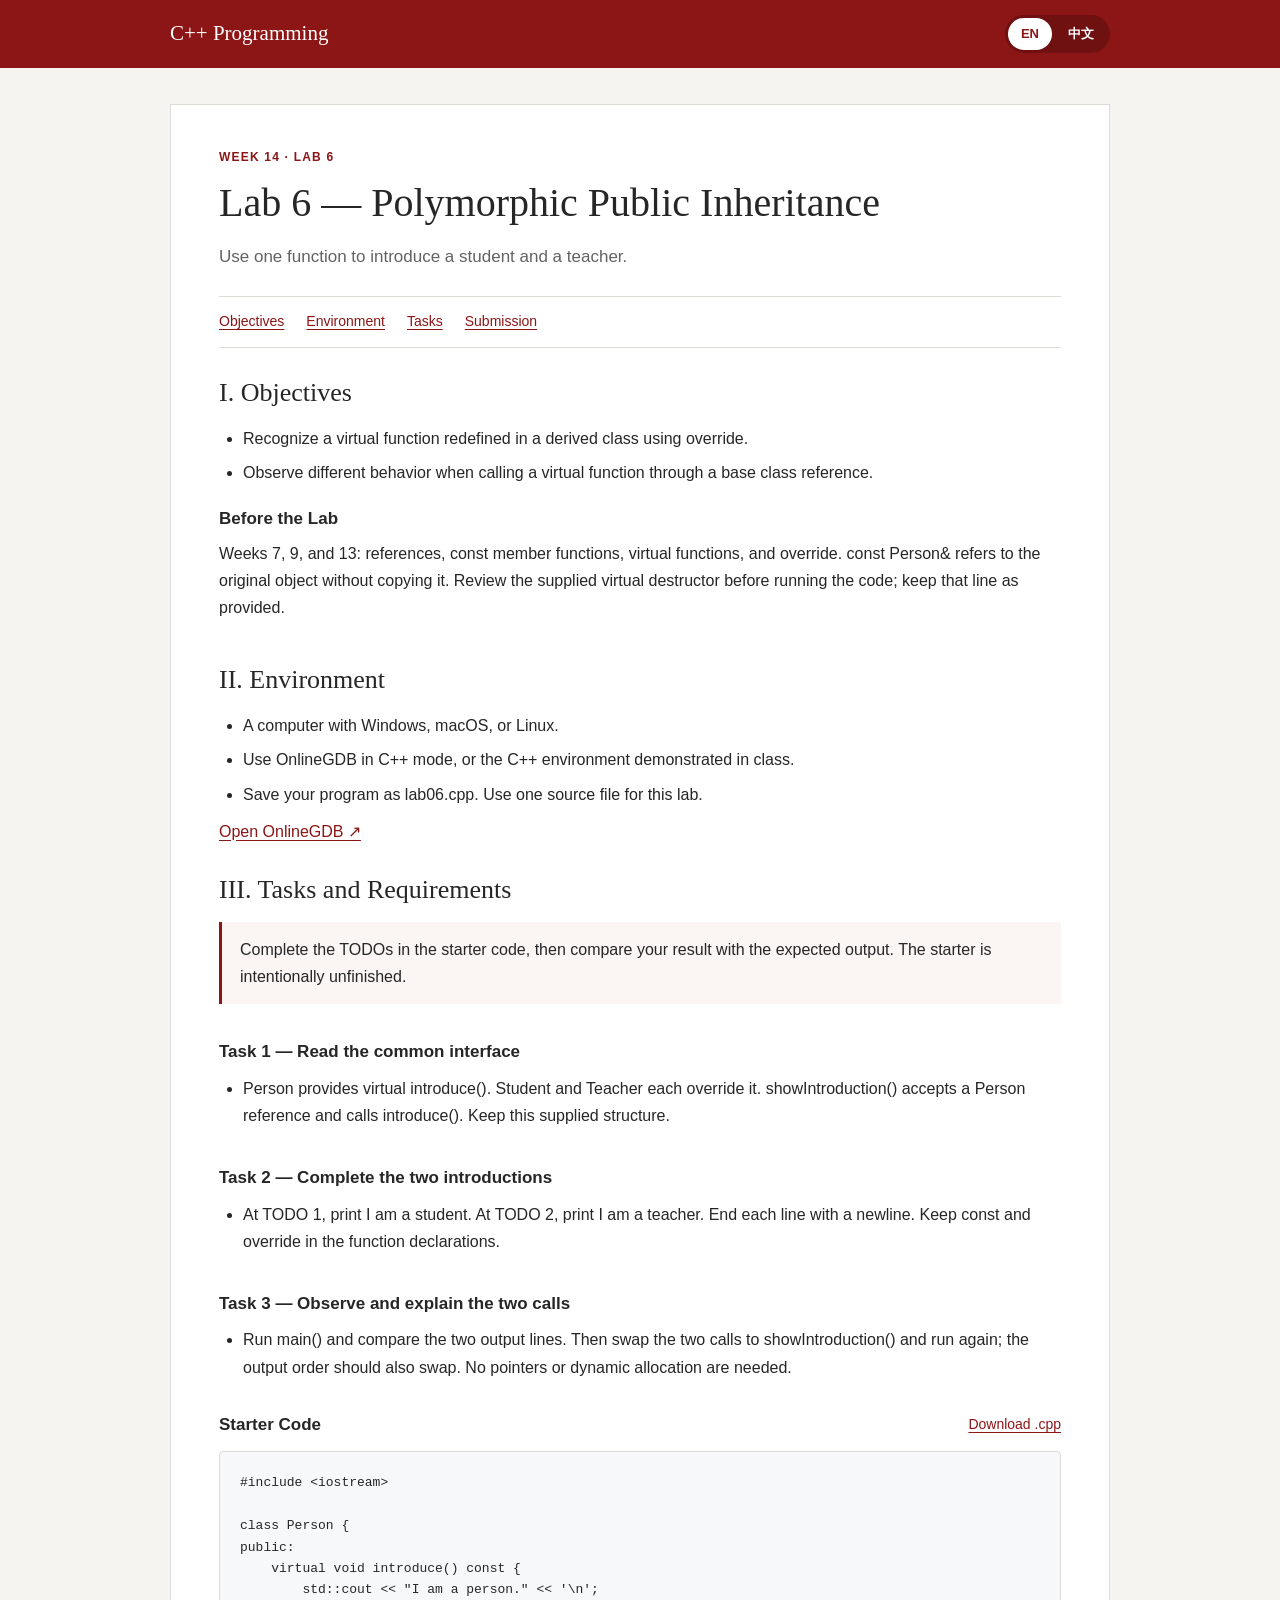
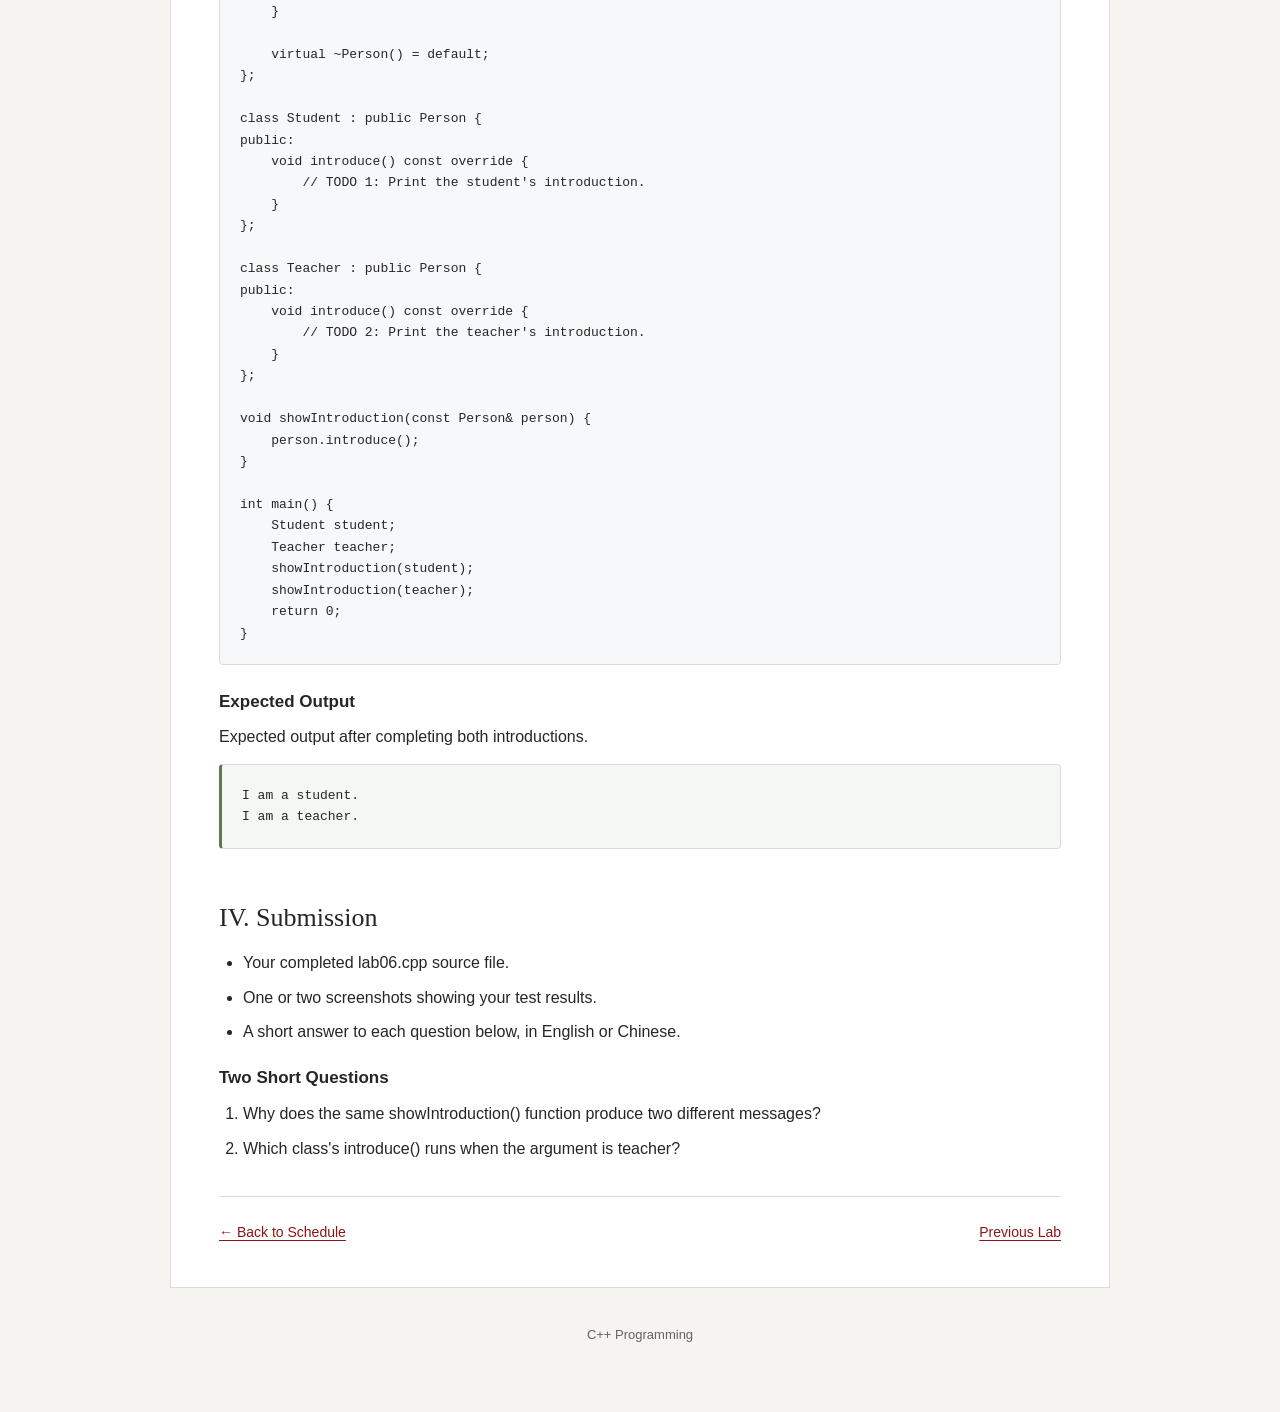
<file: materials/assignments/lab06.html>
<!doctype html>
<html lang="en">
<head>
  <meta charset="utf-8">
  <meta name="viewport" content="width=device-width, initial-scale=1">
  <title>Lab 6 — Polymorphic Public Inheritance · C++ Programming</title>
  <link rel="canonical" href="https://hecongqing.github.io/cpp-course/materials/assignments/lab06.html">
  <link rel="stylesheet" href="labs.css?v=20260907-1">
  <script src="labs.js?v=20260907-1" defer></script>
</head>
<body>
  <a class="skip-link" href="#main-content"><span data-en="Skip to content" data-zh="跳到主要内容">Skip to content</span></a>
  <header class="lab-header">
    <a class="course-home" href="../../index.html#schedule">C++ Programming</a>
    <div class="language-switch" role="group" aria-label="Language switch">
      <button type="button" data-lang-option="en" aria-pressed="true">EN</button>
      <button type="button" data-lang-option="zh" aria-pressed="false">中文</button>
    </div>
  </header>
  <main id="main-content">
    <div class="lab-title">
      <p data-en="WEEK 14 · LAB 6" data-zh="第14周 · 实验6" class="eyebrow">WEEK 14 · LAB 6</p>
      <h1 data-en="Lab 6 — Polymorphic Public Inheritance" data-zh="实验6：多态公有继承">Lab 6 — Polymorphic Public Inheritance</h1>
      <p data-en="Use one function to introduce a student and a teacher." data-zh="使用同一个函数介绍学生和教师。" class="summary">Use one function to introduce a student and a teacher.</p>
    </div>
    <nav class="section-nav" aria-label="Lab sections">
      <a href="#objectives"><span data-en="Objectives" data-zh="实验目的">Objectives</span></a><a href="#environment"><span data-en="Environment" data-zh="实验环境">Environment</span></a><a href="#tasks"><span data-en="Tasks" data-zh="实验任务">Tasks</span></a><a href="#submission"><span data-en="Submission" data-zh="提交要求">Submission</span></a>
    </nav>
    <section id="objectives"><h2 data-en="I. Objectives" data-zh="一、实验目的">I. Objectives</h2><ul>
<li data-en="Recognize a virtual function redefined in a derived class using override." data-zh="识别虚函数，以及使用 override 在派生类中对虚函数的重新定义。">Recognize a virtual function redefined in a derived class using override.</li>
<li data-en="Observe different behavior when calling a virtual function through a base class reference." data-zh="观察通过基类引用调用虚函数时产生的不同行为。">Observe different behavior when calling a virtual function through a base class reference.</li>
</ul><h3 data-en="Before the Lab" data-zh="实验前应掌握">Before the Lab</h3><p data-en="Weeks 7, 9, and 13: references, const member functions, virtual functions, and override. const Person&amp; refers to the original object without copying it. Review the supplied virtual destructor before running the code; keep that line as provided." data-zh="第7、9、13周：引用、const 成员函数、虚函数和 override。const Person&amp; 引用原对象，不复制对象。运行前回顾框架中的虚析构函数，该行保留即可。" class="prerequisites">Weeks 7, 9, and 13: references, const member functions, virtual functions, and override. const Person&amp; refers to the original object without copying it. Review the supplied virtual destructor before running the code; keep that line as provided.</p></section><section id="environment"><h2 data-en="II. Environment" data-zh="二、实验环境">II. Environment</h2><ul>
<li data-en="A computer with Windows, macOS, or Linux." data-zh="一台安装 Windows、macOS 或 Linux 的计算机。">A computer with Windows, macOS, or Linux.</li>
<li data-en="Use OnlineGDB in C++ mode, or the C++ environment demonstrated in class." data-zh="使用 OnlineGDB 的 C++ 模式，或课堂演示的 C++ 编程环境。">Use OnlineGDB in C++ mode, or the C++ environment demonstrated in class.</li>
<li data-en="Save your program as lab06.cpp. Use one source file for this lab." data-zh="将程序保存为 lab06.cpp。本次实验使用一个源文件完成。">Save your program as lab06.cpp. Use one source file for this lab.</li>
</ul><a href="https://www.onlinegdb.com/online_c++_compiler" target="_blank" rel="noopener"><span data-en="Open OnlineGDB ↗" data-zh="打开 OnlineGDB ↗">Open OnlineGDB ↗</span></a></section><section id="tasks"><h2 data-en="III. Tasks and Requirements" data-zh="三、实验内容和要求">III. Tasks and Requirements</h2><p data-en="Complete the TODOs in the starter code, then compare your result with the expected output. The starter is intentionally unfinished." data-zh="补全代码框架中的 TODO，再将运行结果与预期结果比较。代码框架中的练习部分尚未完成。" class="instruction">Complete the TODOs in the starter code, then compare your result with the expected output. The starter is intentionally unfinished.</p><article class="task"><h3 data-en="Task 1 — Read the common interface" data-zh="任务1：阅读共同接口">Task 1 — Read the common interface</h3><ul>
<li data-en="Person provides virtual introduce(). Student and Teacher each override it. showIntroduction() accepts a Person reference and calls introduce(). Keep this supplied structure." data-zh="Person 提供虚函数 introduce()，Student 和 Teacher 分别重写它。showIntroduction() 接收 Person 引用并调用 introduce()。保留已提供的结构即可。">Person provides virtual introduce(). Student and Teacher each override it. showIntroduction() accepts a Person reference and calls introduce(). Keep this supplied structure.</li>
</ul></article><article class="task"><h3 data-en="Task 2 — Complete the two introductions" data-zh="任务2：完成两种自我介绍">Task 2 — Complete the two introductions</h3><ul>
<li data-en="At TODO 1, print I am a student. At TODO 2, print I am a teacher. End each line with a newline. Keep const and override in the function declarations." data-zh="在 TODO 1 处输出 I am a student.，在 TODO 2 处输出 I am a teacher.，每句后面换行。保留函数声明中的 const 和 override。">At TODO 1, print I am a student. At TODO 2, print I am a teacher. End each line with a newline. Keep const and override in the function declarations.</li>
</ul></article><article class="task"><h3 data-en="Task 3 — Observe and explain the two calls" data-zh="任务3：观察并解释两次调用">Task 3 — Observe and explain the two calls</h3><ul>
<li data-en="Run main() and compare the two output lines. Then swap the two calls to showIntroduction() and run again; the output order should also swap. No pointers or dynamic allocation are needed." data-zh="运行 main()，比较两行输出。再交换两次 showIntroduction() 调用的顺序并重新运行，输出顺序也应交换。本实验使用引用完成，不需要编写指针或动态内存分配代码。">Run main() and compare the two output lines. Then swap the two calls to showIntroduction() and run again; the output order should also swap. No pointers or dynamic allocation are needed.</li>
</ul></article><div class="code-heading"><h3 data-en="Starter Code" data-zh="代码框架">Starter Code</h3><a href="lab06.cpp" download="lab06.cpp"><span data-en="Download .cpp" data-zh="下载 .cpp 文件">Download .cpp</span></a></div><pre class="source-code" tabindex="0" aria-label="C++ starter code"><code>#include &lt;iostream&gt;

class Person {
public:
    virtual void introduce() const {
        std::cout &lt;&lt; &quot;I am a person.&quot; &lt;&lt; &#x27;\n&#x27;;
    }

    virtual ~Person() = default;
};

class Student : public Person {
public:
    void introduce() const override {
        // TODO 1: Print the student&#x27;s introduction.
    }
};

class Teacher : public Person {
public:
    void introduce() const override {
        // TODO 2: Print the teacher&#x27;s introduction.
    }
};

void showIntroduction(const Person&amp; person) {
    person.introduce();
}

int main() {
    Student student;
    Teacher teacher;
    showIntroduction(student);
    showIntroduction(teacher);
    return 0;
}
</code></pre><h3 data-en="Expected Output" data-zh="预期运行结果">Expected Output</h3><p data-en="Expected output after completing both introductions." data-zh="完成两种自我介绍后的预期结果。">Expected output after completing both introductions.</p><pre class="expected-output"><code>I am a student.
I am a teacher.</code></pre></section><section id="submission"><h2 data-en="IV. Submission" data-zh="四、提交要求">IV. Submission</h2><ul>
<li data-en="Your completed lab06.cpp source file." data-zh="补全后的 lab06.cpp 源文件。">Your completed lab06.cpp source file.</li>
<li data-en="One or two screenshots showing your test results." data-zh="一至两张能够展示测试结果的运行截图。">One or two screenshots showing your test results.</li>
<li data-en="A short answer to each question below, in English or Chinese." data-zh="用中文或英文简短回答下面两个问题。">A short answer to each question below, in English or Chinese.</li>
</ul><h3 data-en="Two Short Questions" data-zh="两个简短问题">Two Short Questions</h3><ol>
<li data-en="Why does the same showIntroduction() function produce two different messages?" data-zh="为什么同一个 showIntroduction() 函数会产生两种不同的信息？">Why does the same showIntroduction() function produce two different messages?</li>
<li data-en="Which class&#x27;s introduce() runs when the argument is teacher?" data-zh="实参为 teacher 时，调用的是哪个类的 introduce()？">Which class&#x27;s introduce() runs when the argument is teacher?</li>
</ol></section>
    <nav class="lab-nav" aria-label="Lab navigation"><a href="../../index.html#schedule"><span data-en="← Back to Schedule" data-zh="← 返回课程安排">← Back to Schedule</span></a><a href="lab05.html"><span data-en="Previous Lab" data-zh="上一个实验">Previous Lab</span></a></nav>
  </main>
  <footer>C++ Programming</footer>
</body>
</html>
</file>
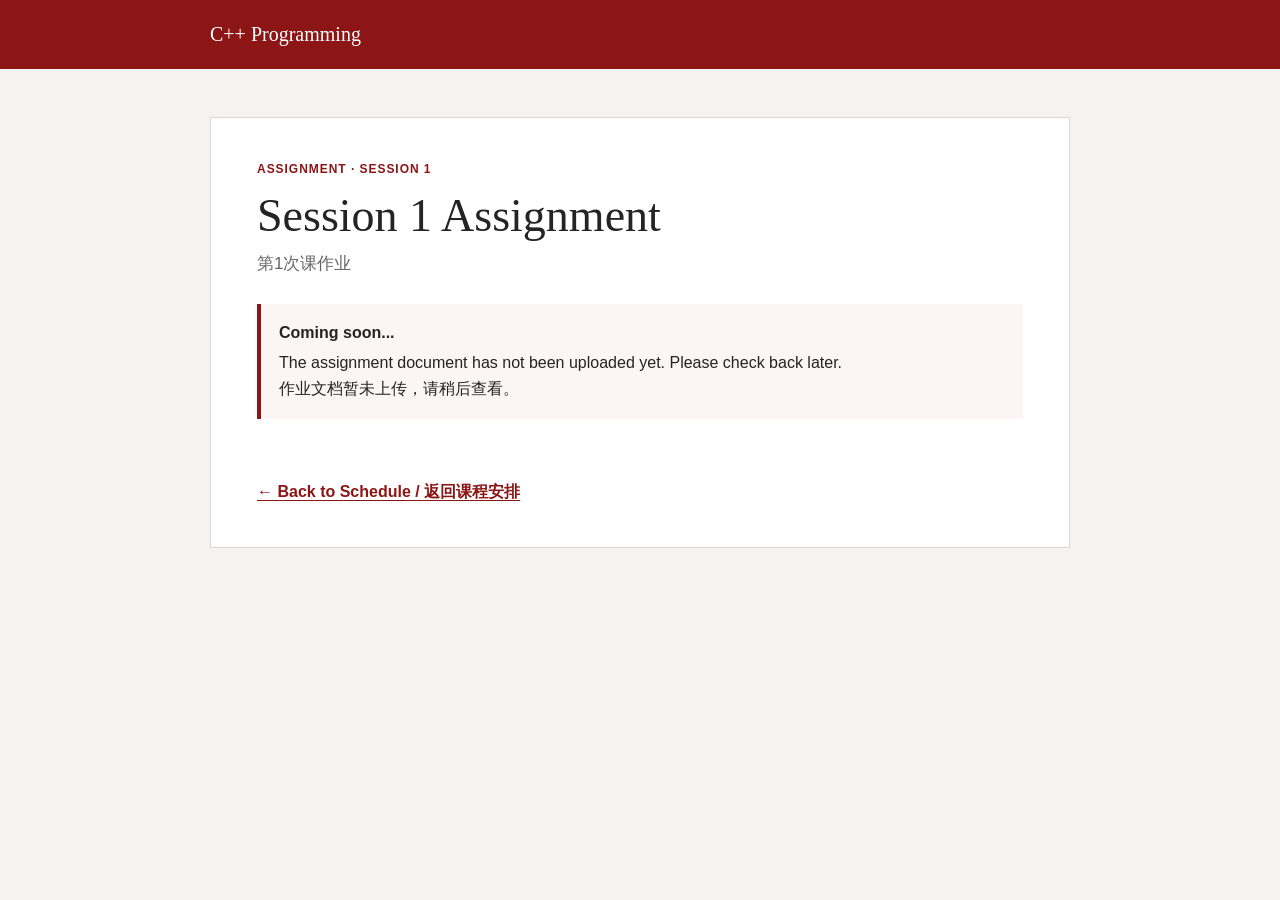
<file: materials/assignments/mock.html>
<!doctype html>
<html lang="en">
  <head>
    <meta charset="utf-8" />
    <meta name="viewport" content="width=device-width, initial-scale=1" />
    <title>Assignment · C++ Programming</title>
    <style>
      :root {
        color-scheme: light;
        --red: #8c1515;
        --red-dark: #651010;
        --ink: #242424;
        --muted: #666;
        --line: #d8d8d8;
        --paper: #fff;
        --canvas: #f5f3ef;
      }

      * {
        box-sizing: border-box;
      }

      body {
        margin: 0;
        color: var(--ink);
        background: var(--canvas);
        font-family: Arial, "Helvetica Neue", "PingFang SC", "Microsoft YaHei", sans-serif;
        line-height: 1.65;
      }

      header {
        padding: 18px max(24px, calc((100% - 860px) / 2));
        color: #fff;
        background: var(--red);
      }

      header strong {
        font-family: Georgia, "Times New Roman", "Songti SC", serif;
        font-size: 20px;
        font-weight: 500;
      }

      main {
        width: min(100% - 36px, 860px);
        margin: 48px auto;
        padding: 42px 46px;
        border: 1px solid var(--line);
        background: var(--paper);
      }

      .eyebrow {
        margin: 0 0 10px;
        color: var(--red);
        font-size: 12px;
        font-weight: 800;
        letter-spacing: 0.08em;
        text-transform: uppercase;
      }

      h1 {
        margin: 0;
        font-family: Georgia, "Times New Roman", "Songti SC", serif;
        font-size: clamp(30px, 5vw, 46px);
        font-weight: 500;
        line-height: 1.12;
      }

      .zh-title {
        margin: 9px 0 26px;
        color: var(--muted);
        font-size: 17px;
      }

      .status {
        margin: 0 0 26px;
        padding: 16px 18px;
        border-left: 4px solid var(--red);
        background: #fbf5f5;
      }

      .status strong {
        display: block;
        margin-bottom: 3px;
      }

      h2 {
        margin: 30px 0 8px;
        font-family: Georgia, "Times New Roman", "Songti SC", serif;
        font-size: 21px;
        font-weight: 500;
      }

      p {
        margin: 0;
      }

      a {
        color: var(--red);
        text-underline-offset: 3px;
      }

      a:hover,
      a:focus-visible {
        color: var(--red-dark);
      }

      .back-link {
        display: inline-block;
        margin-top: 34px;
        font-weight: 700;
      }

      @media (max-width: 600px) {
        main {
          margin: 24px auto;
          padding: 30px 24px;
        }
      }
    </style>
  </head>
  <body>
    <header><strong>C++ Programming</strong></header>
    <main>
      <p class="eyebrow" id="week-label">Course material · Session</p>
      <h1 id="resource-title">Course Material</h1>
      <p class="zh-title" id="resource-title-zh">课程材料</p>

      <div class="status">
        <strong>Coming soon...</strong>
        <span id="status-en">This course material has not been uploaded yet. Please check back later.</span><br />
        <span id="status-zh">该课程材料暂未上传，请稍后查看。</span>
      </div>

      <a class="back-link" href="../../index.html#schedule">← Back to Schedule / 返回课程安排</a>
    </main>

    <script>
      const params = new URLSearchParams(window.location.search);
      const isLegacyWeek = !params.has("session") && params.has("week");
      const sessionNumber = Number(params.get("session") || params.get("week")) || 1;
      const unitEn = isLegacyWeek ? "Week" : "Session";
      const unitZh = isLegacyWeek ? "周" : "次课";
      const requestedKind = params.get("kind") || "assignment";
      const kind = ["slides", "code", "assignment"].includes(requestedKind) ? requestedKind : "assignment";
      const resources = {
        slides: {
          en: "Slides",
          zh: "课件",
          statusEn: "The slides have not been uploaded yet. Please check back later.",
          statusZh: "课件暂未上传，请稍后查看。"
        },
        code: {
          en: "Code",
          zh: "代码",
          statusEn: "The code has not been uploaded yet. Please check back later.",
          statusZh: "代码暂未上传，请稍后查看。"
        },
        assignment: {
          en: "Assignment",
          zh: "作业",
          statusEn: "The assignment document has not been uploaded yet. Please check back later.",
          statusZh: "作业文档暂未上传，请稍后查看。"
        }
      };
      const resource = resources[kind];

      document.getElementById("week-label").textContent = `${resource.en} · ${unitEn} ${sessionNumber}`;
      document.getElementById("resource-title").textContent = `${unitEn} ${sessionNumber} ${resource.en}`;
      document.getElementById("resource-title-zh").textContent = `第${sessionNumber}${unitZh}${resource.zh}`;
      document.getElementById("status-en").textContent = resource.statusEn;
      document.getElementById("status-zh").textContent = resource.statusZh;
      document.title = `${unitEn} ${sessionNumber} ${resource.en} · C++ Programming`;
    </script>
  </body>
</html>
</file>
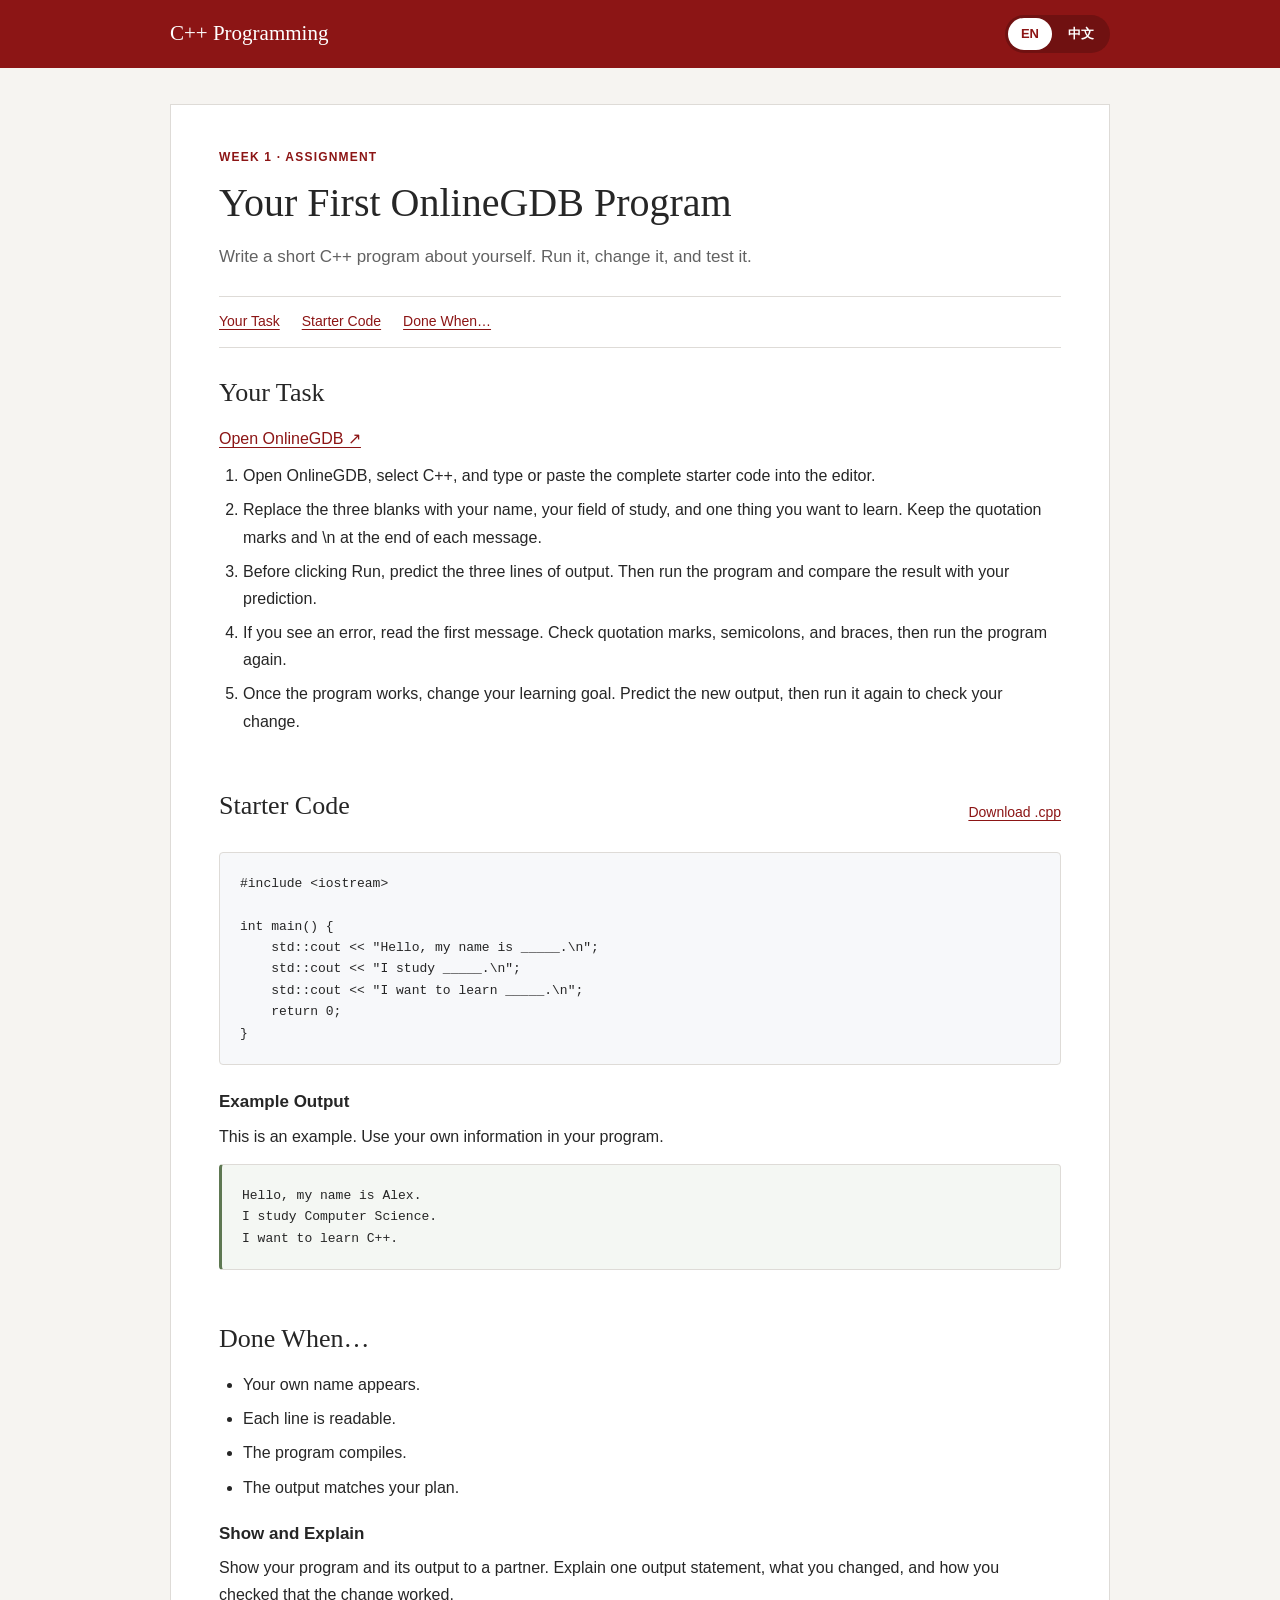
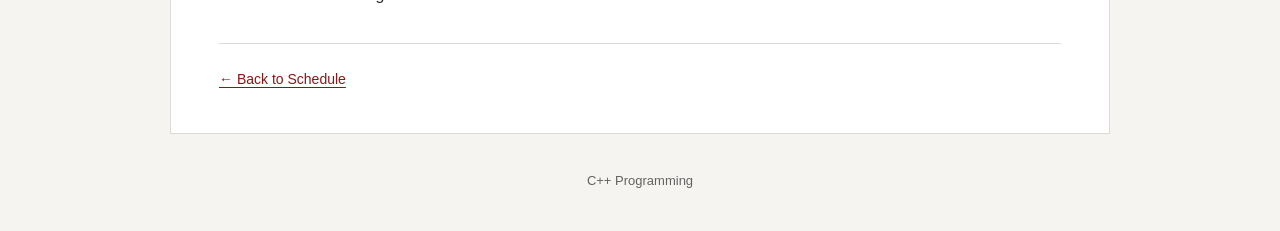
<file: materials/assignments/week01.html>
<!doctype html>
<html lang="en">
<head>
  <meta charset="utf-8">
  <meta name="viewport" content="width=device-width, initial-scale=1">
  <title>Your First OnlineGDB Program · C++ Programming</title>
  <link rel="canonical" href="https://hecongqing.github.io/cpp-course/materials/assignments/week01.html">
  <link rel="stylesheet" href="labs.css?v=20260907-1">
  <script src="labs.js?v=20260907-2" defer></script>
</head>
<body data-page-type="assignment">
  <a class="skip-link" href="#main-content"><span data-en="Skip to content" data-zh="跳到主要内容">Skip to content</span></a>
  <header class="lab-header">
    <a class="course-home" href="../../index.html#schedule">C++ Programming</a>
    <div class="language-switch" role="group" aria-label="Language switch">
      <button type="button" data-lang-option="en" aria-pressed="true">EN</button>
      <button type="button" data-lang-option="zh" aria-pressed="false">中文</button>
    </div>
  </header>
  <main id="main-content">
    <div class="lab-title">
      <p data-en="WEEK 1 · ASSIGNMENT" data-zh="第1周 · 作业" class="eyebrow">WEEK 1 · ASSIGNMENT</p>
      <h1 data-en="Your First OnlineGDB Program" data-zh="你的第一个 OnlineGDB 程序">Your First OnlineGDB Program</h1>
      <p data-en="Write a short C++ program about yourself. Run it, change it, and test it." data-zh="编写一个简短的 C++ 程序介绍自己，运行、修改并测试它。" class="summary">Write a short C++ program about yourself. Run it, change it, and test it.</p>
    </div>
    <nav class="section-nav" aria-label="Assignment sections">
      <a href="#task"><span data-en="Your Task" data-zh="作业内容">Your Task</span></a>
      <a href="#starter"><span data-en="Starter Code" data-zh="代码框架">Starter Code</span></a>
      <a href="#done"><span data-en="Done When…" data-zh="完成标准">Done When…</span></a>
    </nav>
    <section id="task">
      <h2 data-en="Your Task" data-zh="作业内容">Your Task</h2>
      <a href="https://www.onlinegdb.com/online_c++_compiler" target="_blank" rel="noopener"><span data-en="Open OnlineGDB ↗" data-zh="打开 OnlineGDB ↗">Open OnlineGDB ↗</span></a>
      <ol>
<li data-en="Open OnlineGDB, select C++, and type or paste the complete starter code into the editor." data-zh="打开 OnlineGDB，选择 C++，将完整代码框架输入或粘贴到编辑器中。">Open OnlineGDB, select C++, and type or paste the complete starter code into the editor.</li>
<li data-en="Replace the three blanks with your name, your field of study, and one thing you want to learn. Keep the quotation marks and \n at the end of each message." data-zh="将三处空白替换为你的姓名、所学专业和一项想学习的内容。保留引号和每条信息末尾的 \n。">Replace the three blanks with your name, your field of study, and one thing you want to learn. Keep the quotation marks and \n at the end of each message.</li>
<li data-en="Before clicking Run, predict the three lines of output. Then run the program and compare the result with your prediction." data-zh="点击 Run 前，先预测程序会输出哪三行文字。然后运行程序，将结果与你的预测比较。">Before clicking Run, predict the three lines of output. Then run the program and compare the result with your prediction.</li>
<li data-en="If you see an error, read the first message. Check quotation marks, semicolons, and braces, then run the program again." data-zh="如果出现错误，先阅读第一条错误信息，检查引号、分号和花括号，再次运行程序。">If you see an error, read the first message. Check quotation marks, semicolons, and braces, then run the program again.</li>
<li data-en="Once the program works, change your learning goal. Predict the new output, then run it again to check your change." data-zh="程序运行正确后，修改你想学习的内容。先预测新输出，再次运行并检查修改结果。">Once the program works, change your learning goal. Predict the new output, then run it again to check your change.</li>
</ol>
    </section>
    <section id="starter">
      <div class="code-heading">
        <h2 data-en="Starter Code" data-zh="代码框架">Starter Code</h2>
        <a href="week01.cpp" download="week01.cpp"><span data-en="Download .cpp" data-zh="下载 .cpp 文件">Download .cpp</span></a>
      </div>
      <pre class="source-code" tabindex="0" aria-label="C++ starter code"><code>#include &lt;iostream&gt;

int main() {
    std::cout &lt;&lt; &quot;Hello, my name is _____.\n&quot;;
    std::cout &lt;&lt; &quot;I study _____.\n&quot;;
    std::cout &lt;&lt; &quot;I want to learn _____.\n&quot;;
    return 0;
}
</code></pre>
      <h3 data-en="Example Output" data-zh="示例输出">Example Output</h3>
      <p data-en="This is an example. Use your own information in your program." data-zh="下方仅为示例，请在程序中使用你自己的信息。">This is an example. Use your own information in your program.</p>
      <pre class="expected-output"><code>Hello, my name is Alex.
I study Computer Science.
I want to learn C++.</code></pre>
    </section>
    <section id="done">
      <h2 data-en="Done When…" data-zh="完成标准">Done When…</h2>
      <ul>
<li data-en="Your own name appears." data-zh="输出中出现你自己的姓名。">Your own name appears.</li>
<li data-en="Each line is readable." data-zh="每行文字清晰可读。">Each line is readable.</li>
<li data-en="The program compiles." data-zh="程序能够成功编译。">The program compiles.</li>
<li data-en="The output matches your plan." data-zh="输出结果与你的预期一致。">The output matches your plan.</li>
</ul>
      <h3 data-en="Show and Explain" data-zh="展示与说明">Show and Explain</h3>
      <p data-en="Show your program and its output to a partner. Explain one output statement, what you changed, and how you checked that the change worked." data-zh="向同学展示你的程序和运行结果。解释一条输出语句、你修改了什么，以及如何检查修改是否生效。">Show your program and its output to a partner. Explain one output statement, what you changed, and how you checked that the change worked.</p>
    </section>
    <nav class="lab-nav" aria-label="Assignment navigation">
      <a href="../../index.html#schedule"><span data-en="← Back to Schedule" data-zh="← 返回课程安排">← Back to Schedule</span></a>
    </nav>
  </main>
  <footer>C++ Programming</footer>
</body>
</html>
</file>
<file: styles.css>
:root {
  --stanford-red: #b1042c;
  --stanford-red-dark: #870024;
  --ink: #202124;
  --muted: #666a70;
  --line: #dedede;
  --paper: #ffffff;
  --soft: #f6f5f3;
  --theory: #2563a6;
  --theory-soft: #eaf2fb;
  --mixed: #5c6f2b;
  --mixed-soft: #f2f6e8;
  --lab: #a23b16;
  --lab-soft: #fff0e8;
  --sidebar-width: 324px;
  --shadow: 0 18px 42px rgba(30, 30, 30, 0.08);
}

* {
  box-sizing: border-box;
}

.profile-home-link {
  display: inline-block;
  align-self: flex-start;
  margin: -12px 0 24px;
  padding: 8px 0;
  color: #fff;
  font-size: 14px;
  text-decoration: none;
}

.profile-home-link:hover { text-decoration: underline; }
a:focus-visible, button:focus-visible { outline: 3px solid #b98628; outline-offset: 4px; }

@media (prefers-reduced-motion: reduce) {
  html { scroll-behavior: auto !important; }
  *, *::before, *::after { transition: none !important; }
}

html {
  scroll-behavior: smooth;
  scroll-padding-top: 92px;
}

body {
  margin: 0;
  color: var(--ink);
  background: var(--paper);
  font-family: "Avenir Next", Avenir, "Segoe UI", "PingFang SC", "Microsoft YaHei", sans-serif;
  font-size: 16px;
  line-height: 1.65;
}

a {
  color: inherit;
}

.skip-link {
  position: fixed;
  left: 16px;
  top: -60px;
  z-index: 100;
  padding: 10px 14px;
  color: #fff;
  background: #111;
  border-radius: 4px;
  transition: top 0.2s ease;
}

.skip-link:focus {
  top: 12px;
}

.course-sidebar {
  position: fixed;
  inset: 0 auto 0 0;
  z-index: 20;
  width: var(--sidebar-width);
  min-height: 100vh;
  padding: 46px 32px 34px;
  color: #fff;
  background:
    linear-gradient(180deg, rgba(135, 0, 36, 0.08), rgba(135, 0, 36, 0.3)),
    var(--stanford-red);
  box-shadow: 8px 0 28px rgba(37, 20, 24, 0.12);
  display: flex;
  flex-direction: column;
}

.brand-block {
  padding-bottom: 30px;
  border-bottom: 1px solid rgba(255, 255, 255, 0.24);
}

.course-code {
  display: inline-block;
  color: #fff;
  font-family: Georgia, "Times New Roman", serif;
  font-size: 46px;
  font-weight: 700;
  line-height: 1;
  letter-spacing: -1.5px;
  text-decoration: none;
}

.course-name {
  margin: 7px 0 25px;
  color: rgba(255, 255, 255, 0.78);
  font-size: 21px;
  letter-spacing: 0.01em;
}

.course-meta,
.course-term {
  margin: 0;
}

.course-meta {
  font-size: 16px;
  font-weight: 600;
}

.course-term {
  color: rgba(255, 255, 255, 0.72);
  font-size: 15px;
}

.sidebar-nav {
  display: grid;
  gap: 3px;
  margin-top: 26px;
}

.sidebar-nav a {
  position: relative;
  padding: 10px 12px 10px 17px;
  color: rgba(255, 255, 255, 0.78);
  font-size: 15px;
  font-weight: 600;
  text-decoration: none;
  border-radius: 4px;
  transition: color 0.2s ease, background 0.2s ease;
}

.sidebar-nav a::before {
  position: absolute;
  left: 0;
  top: 50%;
  width: 3px;
  height: 0;
  content: "";
  background: #fff;
  transform: translateY(-50%);
  transition: height 0.2s ease;
}

.sidebar-nav a:hover,
.sidebar-nav a:focus-visible,
.sidebar-nav a.active {
  color: #fff;
  background: rgba(255, 255, 255, 0.1);
}

.sidebar-nav a.active::before {
  height: 22px;
}

.sidebar-note {
  margin-top: auto;
  padding-top: 24px;
  border-top: 1px solid rgba(255, 255, 255, 0.22);
}

.sidebar-note .note-icon {
  font-size: 30px;
  line-height: 1;
}

.sidebar-note p {
  margin: 8px 0 0;
  color: rgba(255, 255, 255, 0.8);
  font-family: Georgia, "Times New Roman", serif;
  font-size: 15px;
  font-style: italic;
}

.page-shell {
  min-height: 100vh;
  margin-left: var(--sidebar-width);
}

.topbar {
  position: sticky;
  top: 0;
  z-index: 15;
  height: 78px;
  padding: 0 clamp(28px, 5vw, 72px);
  display: flex;
  align-items: center;
  justify-content: space-between;
  gap: 20px;
  background: rgba(255, 255, 255, 0.96);
  border-bottom: 1px solid var(--line);
  backdrop-filter: blur(12px);
}

.topbar-title {
  display: flex;
  align-items: baseline;
  gap: 12px;
}

.topbar-title .eyebrow {
  color: var(--stanford-red);
  font-size: 11px;
  font-weight: 800;
  letter-spacing: 0.14em;
}

.topbar-title strong {
  font-size: 18px;
}

.language-switch {
  display: inline-flex;
  align-items: center;
  height: 39px;
  padding: 3px;
  border: 1px solid #d3d3d3;
  border-radius: 999px;
  background: #f5f5f5;
}

.language-icon {
  margin: 0 5px 0 8px;
  color: var(--stanford-red);
  font-family: Georgia, "Times New Roman", serif;
  font-weight: 700;
}

.language-option {
  height: 31px;
  min-width: 46px;
  padding: 0 10px;
  color: #616161;
  background: transparent;
  border: 0;
  border-radius: 999px;
  font: inherit;
  font-size: 12px;
  font-weight: 800;
  cursor: pointer;
}

.language-option:hover,
.language-option:focus-visible {
  color: var(--stanford-red);
}

.language-option.active {
  color: #fff;
  background: var(--stanford-red);
  box-shadow: 0 2px 6px rgba(120, 0, 30, 0.22);
}

.content-wrap {
  width: min(1180px, calc(100% - 64px));
  margin: 0 auto;
}

.section {
  padding: 68px 0;
  border-bottom: 1px solid var(--line);
}

.section-grid {
  display: grid;
  grid-template-columns: minmax(0, 1.75fr) minmax(280px, 0.75fr);
  gap: clamp(42px, 6vw, 82px);
}

.section-heading {
  margin-bottom: 28px;
}

.section-heading.compact {
  margin-bottom: 22px;
}

.section-kicker {
  margin: 0 0 5px;
  color: var(--stanford-red);
  font-size: 11px;
  font-weight: 800;
  letter-spacing: 0.16em;
}

h1,
h2,
h3,
p {
  overflow-wrap: anywhere;
}

h1,
h2,
h3 {
  color: #1d1d1f;
}

h1,
h2 {
  margin: 0;
  font-family: Georgia, "Times New Roman", "Songti SC", serif;
  line-height: 1.2;
}

h1 {
  font-size: clamp(36px, 4.4vw, 57px);
  letter-spacing: -0.025em;
}

h2 {
  font-size: clamp(27px, 3vw, 38px);
  letter-spacing: -0.015em;
}

h3 {
  margin: 0;
  line-height: 1.35;
}

.intro-copy {
  max-width: 760px;
}

.intro-copy p {
  display: grid;
  grid-template-columns: 28px 1fr;
  gap: 7px;
  margin: 0 0 19px;
  color: #363636;
  font-size: 17px;
}

.course-info-card {
  align-self: start;
  overflow: hidden;
  border: 1px solid #d8d8d8;
  border-top: 4px solid var(--stanford-red);
  background: #fff;
  box-shadow: var(--shadow);
}

.course-info-card h2 {
  padding: 21px 23px 16px;
  font-family: inherit;
  font-size: 21px;
  border-bottom: 1px solid var(--line);
}

.instructor-details {
  display: grid;
  gap: 0;
  margin: 0;
  padding: 5px 23px 14px;
  list-style: none;
}

.instructor-details li {
  display: grid;
  grid-template-columns: 24px minmax(0, 1fr);
  gap: 8px;
  padding: 13px 0;
  border-bottom: 1px solid #ececec;
  font-size: 14px;
}

.instructor-details li:last-child {
  border-bottom: 0;
}

.instructor-details a {
  color: var(--stanford-red);
  overflow-wrap: anywhere;
  text-underline-offset: 3px;
}

.instructor-details a:hover,
.instructor-details a:focus-visible {
  color: var(--stanford-red-dark);
}

.schedule-table-wrap {
  overflow-x: auto;
  border: 1px solid #d7d7d7;
}

.schedule-table {
  width: 100%;
  min-width: 680px;
  border-collapse: collapse;
  table-layout: fixed;
}

.schedule-table th,
.schedule-table td {
  padding: 15px 14px;
  text-align: left;
  vertical-align: top;
  border-right: 1px solid #e1e1e1;
  border-bottom: 1px solid #e4e4e4;
}

.schedule-table th:last-child,
.schedule-table td:last-child {
  border-right: 0;
}

.schedule-table tr:last-child td {
  border-bottom: 0;
}

.schedule-table th {
  color: #303030;
  background: #f6f6f6;
  font-size: 12px;
  letter-spacing: 0.035em;
}

.schedule-table th:nth-child(1) {
  width: 80px;
}

.schedule-table th:nth-child(2) {
  width: 110px;
}

.schedule-table th:nth-child(3) {
  width: auto;
}

.schedule-table th:nth-child(4) {
  width: 110px;
}

.schedule-table th:nth-child(5) {
  width: 140px;
}

.schedule-table td {
  color: #464646;
  font-size: 14px;
}

.schedule-table td strong {
  display: block;
  color: #202020;
  font-family: Georgia, "Times New Roman", "Songti SC", serif;
  font-size: 17px;
  font-weight: 500;
  line-height: 1.4;
}

.schedule-table td p {
  margin: 5px 0 0;
  color: var(--muted);
  font-size: 13px;
  line-height: 1.5;
}

.lecture-links {
  display: flex;
  flex-direction: column;
  align-items: flex-start;
  gap: 1px;
  margin-top: 0;
}

.schedule-table td:nth-child(5) {
  color: #383838;
}

.assignment-document {
  display: inline-flex;
  align-items: center;
  gap: 5px;
  margin-top: 0;
  color: var(--stanford-red);
  font-size: 13px;
  line-height: 1.55;
  text-decoration-thickness: 1px;
  text-underline-offset: 2px;
}

.assignment-document:hover,
.assignment-document:focus-visible {
  color: var(--stanford-red-dark);
}

.lecture-links a {
  display: inline-flex;
  align-items: center;
  gap: 5px;
  color: var(--stanford-red);
  font-size: 13px;
  line-height: 1.55;
  text-decoration-thickness: 1px;
  text-underline-offset: 2px;
}

.lecture-links a:hover,
.lecture-links a:focus-visible {
  color: var(--stanford-red-dark);
}

.week-number {
  font-family: Georgia, "Times New Roman", serif;
  font-size: 19px;
  font-weight: 700;
}

.mode-badge {
  display: inline-block;
  min-width: 65px;
  padding: 4px 8px;
  white-space: nowrap;
  text-align: center;
  border-radius: 999px;
  font-size: 11px;
  font-weight: 800;
  letter-spacing: 0.03em;
}

.mode-badge.theory {
  color: var(--theory);
  background: var(--theory-soft);
}

.mode-badge.review {
  color: #5f6368;
  background: #f0f1f2;
}

.mode-badge.mixed {
  color: var(--mixed);
  background: var(--mixed-soft);
}

.mode-badge.lab {
  color: var(--lab);
  background: var(--lab-soft);
}

.mixed-row td:first-child {
  box-shadow: inset 4px 0 0 var(--mixed);
}

.mixed-row {
  background: #fdfef9;
}

.lab-row td:first-child {
  box-shadow: inset 4px 0 0 var(--lab);
}

.lab-row {
  background: #fffdfa;
}

.cycle-end td {
  border-bottom: 3px solid #d9d6d1;
}

.weekly-learning-notes {
  margin-top: 18px;
  border: 1px solid #dedbd7;
  border-radius: 4px;
  font-size: 14px;
  line-height: 1.75;
}

.weekly-learning-notes summary {
  padding: 14px 18px;
  color: var(--stanford-red-dark);
  font-weight: 600;
  cursor: pointer;
}

.weekly-learning-notes summary:focus-visible {
  outline: 3px solid #2563a6;
  outline-offset: 3px;
}

.weekly-learning-content {
  padding: 0 18px 14px;
  overflow-wrap: anywhere;
}

.weekly-learning-content h3 {
  margin: 22px 0 8px;
  font-size: 16px;
}

.weekly-learning-content ul {
  padding-left: 22px;
}

.weekly-learning-content li {
  margin: 7px 0;
}

.schedule-note {
  display: flex;
  gap: 8px;
  margin-top: 18px;
  padding: 15px 18px;
  color: #4b4b4b;
  background: var(--soft);
  border-left: 4px solid var(--mixed);
  font-size: 14px;
}

.schedule-note strong {
  flex: 0 0 auto;
  color: #232323;
}

.learning-flow {
  display: grid;
  grid-template-columns: 1fr auto 1fr auto 1fr auto 1fr;
  align-items: center;
  gap: 16px;
}

.learning-flow article {
  min-height: 164px;
  padding: 24px;
  border: 1px solid var(--line);
  background: #fff;
}

.learning-flow article > span {
  display: grid;
  width: 31px;
  height: 31px;
  place-items: center;
  color: #fff;
  background: var(--stanford-red);
  border-radius: 50%;
  font-size: 13px;
  font-weight: 800;
}

.learning-flow h3 {
  margin-top: 16px;
  font-size: 17px;
}

.learning-flow p {
  margin: 5px 0 0;
  color: var(--muted);
  font-size: 13px;
  line-height: 1.45;
}

.learning-flow > i {
  color: #aaa;
  font-style: normal;
}

.support-note {
  display: flex;
  gap: 13px;
  margin-top: 24px;
  padding: 18px 21px;
  background: var(--soft);
  border-left: 4px solid var(--stanford-red);
}

.support-note p {
  margin: 0;
  color: #444;
}

.grading-content {
  max-width: 780px;
  color: #333;
  font-size: 16px;
  line-height: 1.7;
}

.grading-content > p {
  margin: 0 0 18px;
}

.grading-content h3 {
  margin: 30px 0 8px;
  font-family: Georgia, "Times New Roman", serif;
  font-size: 25px;
}

.grading-breakdown {
  margin: 12px 0 0;
  padding: 0;
  list-style: none;
  border-top: 1px solid var(--line);
}

.grading-breakdown li {
  padding: 13px 0;
  border-bottom: 1px solid var(--line);
}

.resources-section {
  border-bottom: 0;
}

.resource-grid {
  display: grid;
  grid-template-columns: repeat(2, 1fr);
  gap: 18px;
}

.resource-grid article {
  min-height: 210px;
  padding: 25px;
  border: 1px solid var(--line);
  border-top: 3px solid var(--stanford-red);
  background: #fff;
}

.resource-tag {
  display: inline-block;
  padding: 3px 7px;
  font-size: 9px;
  font-weight: 900;
  letter-spacing: 0.1em;
}

.resource-tag.primary {
  color: #8c0628;
  background: #fae8ed;
}

.resource-tag.local {
  color: #225b8e;
  background: #e8f2fa;
}

.resource-tag.modern {
  color: #78551c;
  background: #faf0d9;
}

.resource-tag.tool {
  color: #286248;
  background: #e7f4ed;
}

.resource-grid h3 {
  margin-top: 21px;
  font-family: Georgia, "Times New Roman", "Songti SC", serif;
  font-size: 19px;
}

.resource-grid p {
  margin: 9px 0 0;
  color: var(--muted);
  font-size: 14px;
}

.resource-link {
  display: inline-flex;
  align-items: center;
  gap: 7px;
  margin-top: 18px;
  color: var(--stanford-red);
  font-size: 14px;
  font-weight: 750;
  text-underline-offset: 3px;
}

.resource-link:hover,
.resource-link:focus-visible {
  color: var(--stanford-red-dark);
}

.scope-note {
  margin-top: 22px;
  padding: 18px 21px;
  color: #4f4f4f;
  background: var(--soft);
  font-size: 14px;
}

.scope-note strong {
  color: #222;
}

footer {
  display: flex;
  justify-content: space-between;
  gap: 30px;
  padding: 30px clamp(28px, 5vw, 72px);
  color: rgba(255, 255, 255, 0.76);
  background: #252525;
  font-size: 13px;
}

footer p {
  margin: 0;
}

footer a {
  color: #fff;
  font-weight: 700;
  text-decoration: none;
}

:focus-visible {
  outline: 3px solid #f2b41b;
  outline-offset: 3px;
}

@media (max-width: 1180px) {
  :root {
    --sidebar-width: 276px;
  }

  .course-sidebar {
    padding-inline: 26px;
  }

  .learning-flow {
    grid-template-columns: repeat(2, 1fr);
  }

  .learning-flow > i {
    display: none;
  }
}

@media (max-width: 900px) {
  :root {
    --sidebar-width: 0px;
  }

  html {
    scroll-padding-top: 78px;
  }

  .course-sidebar {
    position: relative;
    width: 100%;
    min-height: auto;
    padding: 30px clamp(22px, 6vw, 48px);
    box-shadow: none;
  }

  .brand-block {
    padding-bottom: 18px;
  }

  .course-code {
    font-size: 38px;
  }

  .course-name {
    margin-bottom: 15px;
  }

  .sidebar-nav {
    grid-template-columns: repeat(5, auto);
    overflow-x: auto;
    margin-top: 16px;
    padding-bottom: 4px;
  }

  .sidebar-nav a {
    white-space: nowrap;
  }

  .sidebar-note {
    display: none;
  }

  .page-shell {
    margin-left: 0;
  }

  .topbar-title .eyebrow {
    display: none;
  }

  .section-grid {
    grid-template-columns: 1fr;
  }

  .course-info-card {
    width: min(100%, 470px);
  }

  .resource-grid {
    grid-template-columns: 1fr;
  }
}

@media (max-width: 720px) {
  body {
    font-size: 15px;
  }

  .topbar {
    height: 68px;
    padding-inline: 18px;
  }

  .sidebar-nav {
    grid-template-columns: repeat(3, minmax(0, 1fr));
    overflow-x: visible;
    gap: 5px;
  }

  .sidebar-nav a {
    padding-inline: 12px;
    text-align: center;
  }

  .topbar-title strong {
    font-size: 15px;
  }

  .language-icon {
    display: none;
  }

  .language-switch {
    height: 37px;
  }

  .language-option {
    min-width: 43px;
    padding-inline: 8px;
  }

  .content-wrap {
    width: min(100% - 36px, 1180px);
  }

  .section {
    padding: 48px 0;
  }

  .intro-copy p {
    font-size: 15px;
  }

  .schedule-table-wrap {
    overflow: visible;
    border: 0;
  }

  .schedule-table,
  .schedule-table tbody,
  .schedule-table tr,
  .schedule-table td {
    display: block;
    width: 100%;
  }

  .schedule-table {
    min-width: 0;
  }

  .schedule-table thead {
    position: absolute;
    width: 1px;
    height: 1px;
    overflow: hidden;
    clip: rect(0 0 0 0);
  }

  .schedule-table tr {
    margin-bottom: 14px;
    padding: 15px 16px;
    border: 1px solid var(--line);
    border-left: 4px solid var(--theory);
    background: #fff;
  }

  .schedule-table tr.lab-row {
    border-left-color: var(--lab);
    background: #fffdfa;
  }

  .schedule-table tr.mixed-row {
    border-left-color: var(--mixed);
    background: #fdfef9;
  }

  .schedule-table th,
  .schedule-table td,
  .cycle-end td {
    padding: 8px 0;
    border: 0;
    box-shadow: none;
  }

  .schedule-table td::before {
    display: block;
    margin-bottom: 2px;
    color: #888;
    content: attr(data-label);
    font-size: 9px;
    font-weight: 800;
    letter-spacing: 0.09em;
    text-transform: uppercase;
  }

  .schedule-table td:nth-child(1),
  .schedule-table td:nth-child(2) {
    display: inline-block;
    width: auto;
    margin-right: 24px;
  }

  .schedule-table td:nth-child(1)::before,
  .schedule-table td:nth-child(2)::before {
    display: none;
  }

  .schedule-note {
    display: block;
  }

  .schedule-note strong {
    display: block;
    margin-bottom: 4px;
  }

  .learning-flow {
    grid-template-columns: 1fr;
  }

  .learning-flow article {
    min-height: auto;
  }

  footer {
    display: block;
    padding-inline: 20px;
  }

  footer a {
    display: inline-block;
    margin-top: 8px;
  }
}

@media (prefers-reduced-motion: reduce) {
  html {
    scroll-behavior: auto;
  }

  *,
  *::before,
  *::after {
    transition-duration: 0.01ms !important;
  }
}
</file>
<file: materials/assignments/labs.css>
:root {
  color-scheme: light;
  --red: #8c1515;
  --ink: #262626;
  --muted: #626262;
  --line: #dedbd7;
}
* { box-sizing: border-box; }
html { scroll-behavior: smooth; scroll-padding-top: 88px; }
body { margin: 0; color: var(--ink); background: #f6f4f1; font-family: Arial, "PingFang SC", "Microsoft YaHei", sans-serif; line-height: 1.7; }
a { color: var(--red); text-underline-offset: 3px; }
a:hover { color: #5e1010; }
button { font: inherit; cursor: pointer; }
a:focus-visible, button:focus-visible, pre:focus-visible { outline: 3px solid #2563a6; outline-offset: 4px; }
.skip-link { position: absolute; top: -100px; left: 16px; background: white; padding: 8px 16px; z-index: 3; }
.skip-link:focus { top: 10px; }
.lab-header { position: sticky; top: 0; z-index: 2; display: flex; justify-content: space-between; align-items: center; gap: 16px; padding: 15px max(20px, calc((100% - 940px) / 2)); color: white; background: var(--red); }
.course-home { color: white; font-family: Georgia, "Songti SC", serif; font-size: 21px; text-decoration: none; }
.course-home:hover { color: white; text-decoration: underline; }
.language-switch { display: flex; gap: 3px; padding: 3px; background: #701111; border-radius: 25px; }
.language-switch button { border: 0; border-radius: 20px; padding: 5px 13px; color: white; background: transparent; font-size: 13px; font-weight: 700; }
.language-switch button[aria-pressed="true"] { background: white; color: var(--red); }
main { width: min(100% - 40px, 940px); margin: 36px auto; padding: 42px 48px; border: 1px solid var(--line); background: white; }
.eyebrow { margin: 0 0 10px; font-size: 12px; font-weight: 700; letter-spacing: .1em; color: var(--red); }
h1, h2 { font-family: Georgia, "Songti SC", serif; font-weight: 500; line-height: 1.3; }
h1 { margin: 0; font-size: clamp(28px, 4vw, 40px); }
.summary { margin: 14px 0 24px; color: var(--muted); font-size: 17px; }
.section-nav { display: flex; flex-wrap: wrap; gap: 8px 22px; border-top: 1px solid var(--line); border-bottom: 1px solid var(--line); padding: 13px 0; font-size: 14px; }
section { padding: 28px 0 0; }
h2 { font-size: 26px; margin: 0 0 15px; }
h3 { font-size: 17px; margin: 20px 0 8px; line-height: 1.5; }
p { margin: 8px 0 14px; }
ul, ol { padding-left: 24px; margin: 10px 0; }
li { margin: 7px 0; overflow-wrap: anywhere; }
.instruction { padding: 14px 18px; border-left: 3px solid var(--red); background: #fbf5f4; }
.task { padding: 1px 0 5px; }
.code-heading { display: flex; flex-wrap: wrap; align-items: center; justify-content: space-between; gap: 8px; margin-top: 16px; }
.code-heading h3 { margin: 0; }
.code-heading a { font-size: 14px; }
pre { margin: 14px 0 24px; padding: 20px; border: 1px solid var(--line); border-radius: 4px; overflow: auto; max-width: 100%; background: #f7f8fa; font-size: 13px; line-height: 1.65; tab-size: 4; }
code { font-family: Menlo, Consolas, "Liberation Mono", monospace; }
.expected-output { background: #f4f7f3; border-left: 3px solid #5e7852; }
.lab-nav { display: flex; flex-wrap: wrap; gap: 12px 24px; margin-top: 34px; padding-top: 24px; border-top: 1px solid var(--line); font-size: 14px; }
.lab-nav a:first-child { margin-right: auto; }
footer { text-align: center; color: var(--muted); font-size: 13px; padding: 0 20px 28px; }
@media (max-width: 600px) {
  .lab-header { padding: 12px 16px; }
  .course-home { font-size: 17px; }
  main { width: calc(100% - 24px); margin: 18px auto; padding: 26px 20px; }
  .summary { font-size: 15px; }
  h2 { font-size: 23px; }
  h3 { font-size: 16px; }
  .section-nav { gap: 8px 18px; }
  pre { padding: 14px; font-size: 12px; }
}
@media print {
  body { background: white; font-size: 11pt; }
  .lab-header, .section-nav, .lab-nav, footer, .skip-link, .code-heading a { display: none; }
  main { width: 100%; margin: 0; border: 0; padding: 0; }
  section { padding-top: 20px; }
  h2, h3 { break-after: avoid; }
  pre { white-space: pre-wrap; overflow-wrap: anywhere; font-size: 9pt; }
}
</file>
